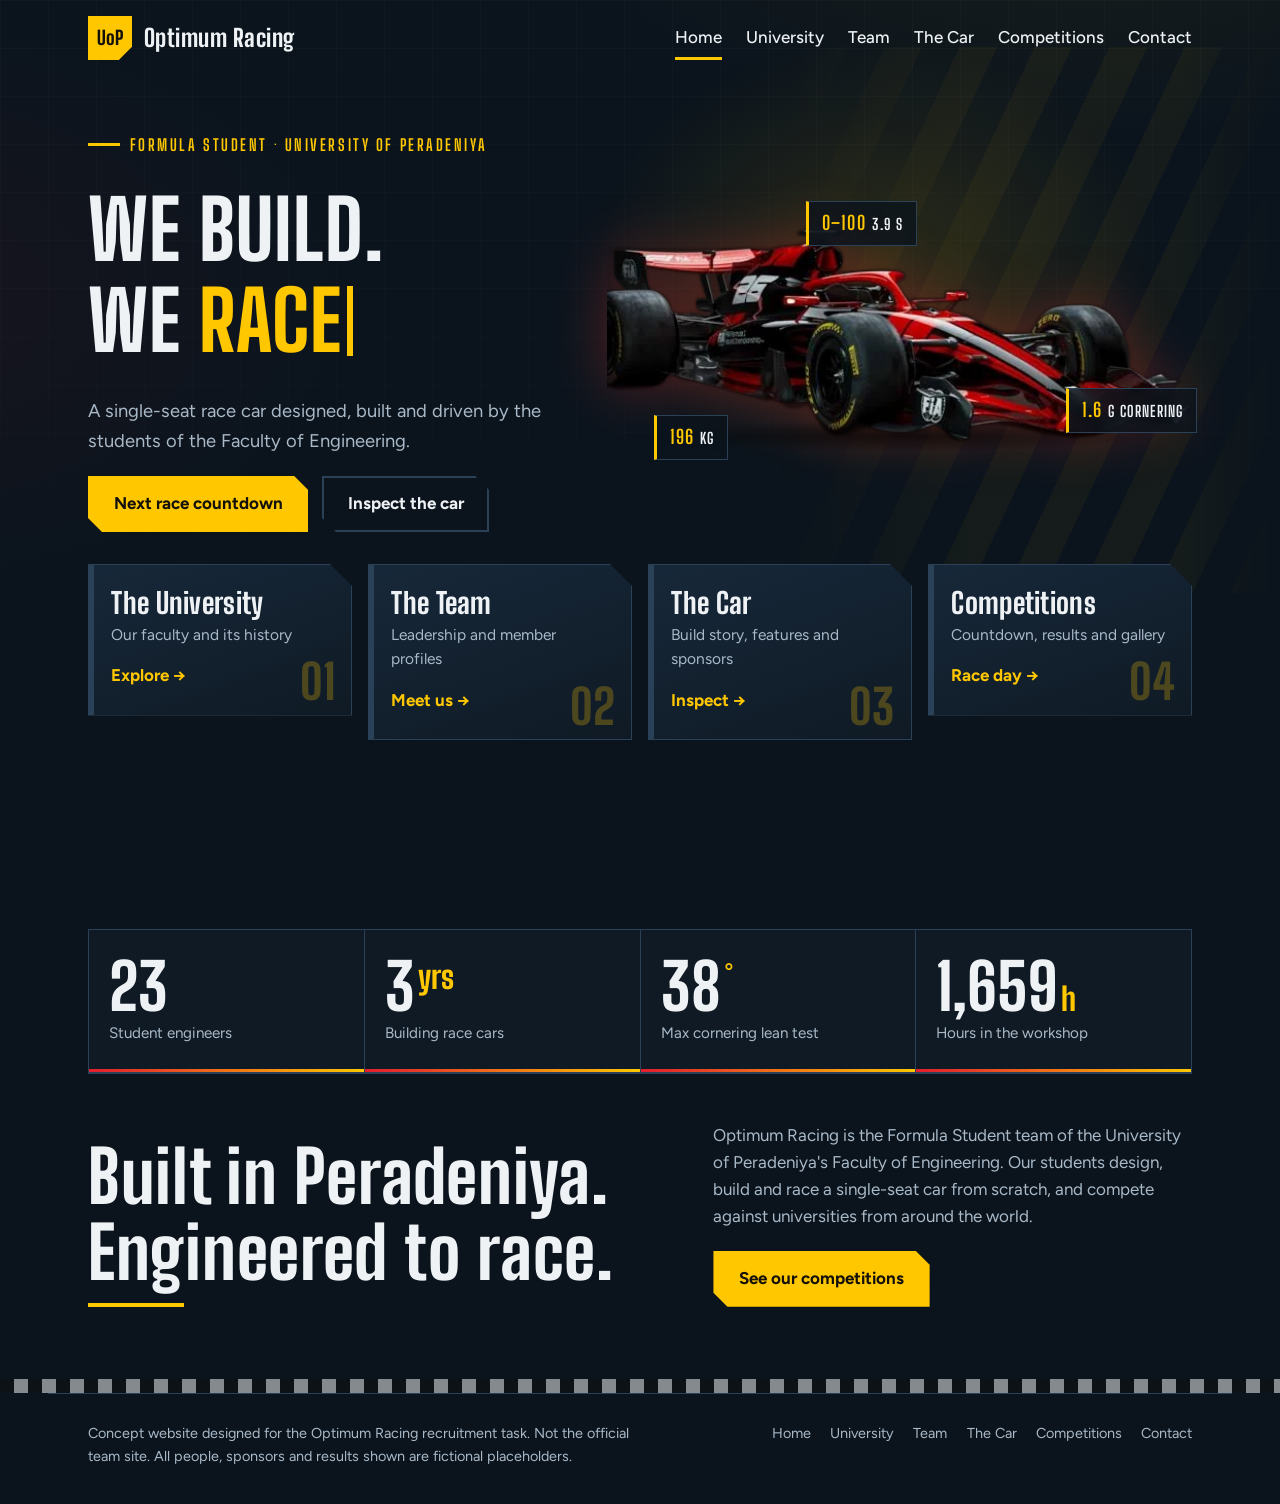
<file: index.html>
<!DOCTYPE html>
<html lang="en">
<head>
  <meta charset="UTF-8">
  <meta name="viewport" content="width=device-width, initial-scale=1.0">
  <title>Optimum Racing | University of Peradeniya Formula Student Team</title>
  <meta name="description" content="Concept website for Optimum Racing, the Formula Student team of the University of Peradeniya.">
  <meta name="theme-color" content="#0b141d">
  <link rel="preconnect" href="https://fonts.googleapis.com">
  <link rel="preconnect" href="https://fonts.gstatic.com" crossorigin>
  <link href="https://fonts.googleapis.com/css2?family=Big+Shoulders+Display:wght@600;700;800&family=Figtree:wght@400;500;700&display=swap" rel="stylesheet">
  <link rel="stylesheet" href="style.css">
  <link rel="stylesheet" href="css/home.css?v=1">
  <script>document.documentElement.classList.add('js');</script>
  <script src="js/main.js" defer></script>
  <script src="js/home.js?v=1" defer></script>
</head>
<body>
  <a class="skip-link" href="#main">Skip to content</a>
  <div class="progress" aria-hidden="true"></div>
  <div class="site-header-wrap">
    <header class="site-header">
      <a class="brand" href="index.html">
        <span class="brand-mark" aria-hidden="true">UoP</span>
        <span class="brand-name">Optimum Racing</span>
      </a>
      <button class="menu-toggle" aria-label="Menu" aria-expanded="false" aria-controls="site-nav"><span></span></button>
      <nav class="site-nav" id="site-nav" aria-label="Main">
        <ul class="nav-list"><li><a href="index.html" aria-current="page">Home</a></li><li><a href="university.html">University</a></li><li><a href="team.html">Team</a></li><li><a href="car.html">The Car</a></li><li><a href="competition.html">Competitions</a></li><li><a href="contact.html">Contact</a></li></ul>
      </nav>
    </header>
  </div>

  <div style="max-width:var(--page-width);margin:0 auto;padding:0 var(--gutter)">
  <section class="hero" aria-labelledby="hero-h">
    <div class="hero-copy">
      <span class="eyebrow">Formula Student · University of Peradeniya</span>
      <h1 id="hero-h">We build.<br>We <span class="word" data-rotate="race,engineer,compete,win">race</span><span class="caret" aria-hidden="true"></span></h1>
      <p class="lead">A single-seat race car designed, built and driven by the students of the Faculty of Engineering.</p>
      <div class="hero-cta">
        <a class="button" href="competition.html">Next race countdown</a>
        <a class="button ghost" href="car.html">Inspect the car</a>
      </div>
    </div>
    <div class="hero-stage">
      <div class="speedlines" aria-hidden="true">
        <i style="top:14%;animation-delay:0s"></i><i style="top:28%;animation-delay:.6s;width:55%"></i><i style="top:46%;animation-delay:1.1s"></i><i style="top:62%;animation-delay:.3s;width:30%"></i><i style="top:78%;animation-delay:1.6s;width:50%"></i><i style="top:90%;animation-delay:.9s"></i>
      </div>
      <div class="car-wrap"><div class="car-par">
        <img class="scene-car" src="images/car.webp" width="568" height="215" alt="The Optimum Racing Formula Student car">
        <div class="car-shadow" aria-hidden="true"></div>
        <div class="hud a"><b>0–100</b>3.9 s</div>
        <div class="hud b"><b>1.6</b>g cornering</div>
        <div class="hud c"><b>196</b>kg</div>
      </div></div>
    </div>
  </section>
  </div>
  <main id="main">

    <ul class="link-list">
      <li class="reveal from-left"><a class="link-card" href="university.html"><span class="num">01</span><h2>The University</h2><p>Our faculty and its history</p><span class="arrow">Explore →</span></a></li>
      <li class="reveal from-right"><a class="link-card" href="team.html"><span class="num">02</span><h2>The Team</h2><p>Leadership and member profiles</p><span class="arrow">Meet us →</span></a></li>
      <li class="reveal from-left"><a class="link-card" href="car.html"><span class="num">03</span><h2>The Car</h2><p>Build story, features and sponsors</p><span class="arrow">Inspect →</span></a></li>
      <li class="reveal from-right"><a class="link-card" href="competition.html"><span class="num">04</span><h2>Competitions</h2><p>Countdown, results and gallery</p><span class="arrow">Race day →</span></a></li>
    </ul>

    <div class="marquee" aria-hidden="true"><div class="marquee-track">
      <span>Design</span><span>Build</span><span>Test</span><span>Race</span><span>Repeat</span><span>Formula Student</span><span>Peradeniya</span><span>Optimum Racing</span>
      <span>Design</span><span>Build</span><span>Test</span><span>Race</span><span>Repeat</span><span>Formula Student</span><span>Peradeniya</span><span>Optimum Racing</span>
    </div></div>

    <section class="stats reveal stagger" aria-label="Team at a glance">
      <div class="stat"><strong><span data-count="26">0</span></strong><span>Student engineers</span></div>
      <div class="stat"><strong><span data-count="3">0</span><sup>yrs</sup></strong><span>Building race cars</span></div>
      <div class="stat"><strong><span data-count="42">0</span><sup>°</sup></strong><span>Max cornering lean test</span></div>
      <div class="stat"><strong><span data-count="1850">0</span><small>h</small></strong><span>Hours in the workshop</span></div>
    </section>

    <section class="intro" aria-labelledby="intro-h">
      <h2 id="intro-h" class="reveal from-left">Built in Peradeniya. Engineered to race.</h2>
      <div class="intro-text reveal from-right">
        <p>Optimum Racing is the Formula Student team of the University of Peradeniya's Faculty of Engineering. Our students design, build and race a single-seat car from scratch, and compete against universities from around the world.</p>
        <a class="button" href="competition.html">See our competitions</a>
      </div>
    </section>
  </main>

  <div class="checker" aria-hidden="true"></div>
  <footer class="site-footer">
    <p>Concept website designed for the Optimum Racing recruitment task. Not the official team site. All people, sponsors and results shown are fictional placeholders.</p>
    <ul><li><a href="index.html">Home</a></li><li><a href="university.html">University</a></li><li><a href="team.html">Team</a></li><li><a href="car.html">The Car</a></li><li><a href="competition.html">Competitions</a></li><li><a href="contact.html">Contact</a></li></ul>
  </footer>
  <button class="to-top" aria-label="Back to top">↑</button>
</body>
</html>
</file>
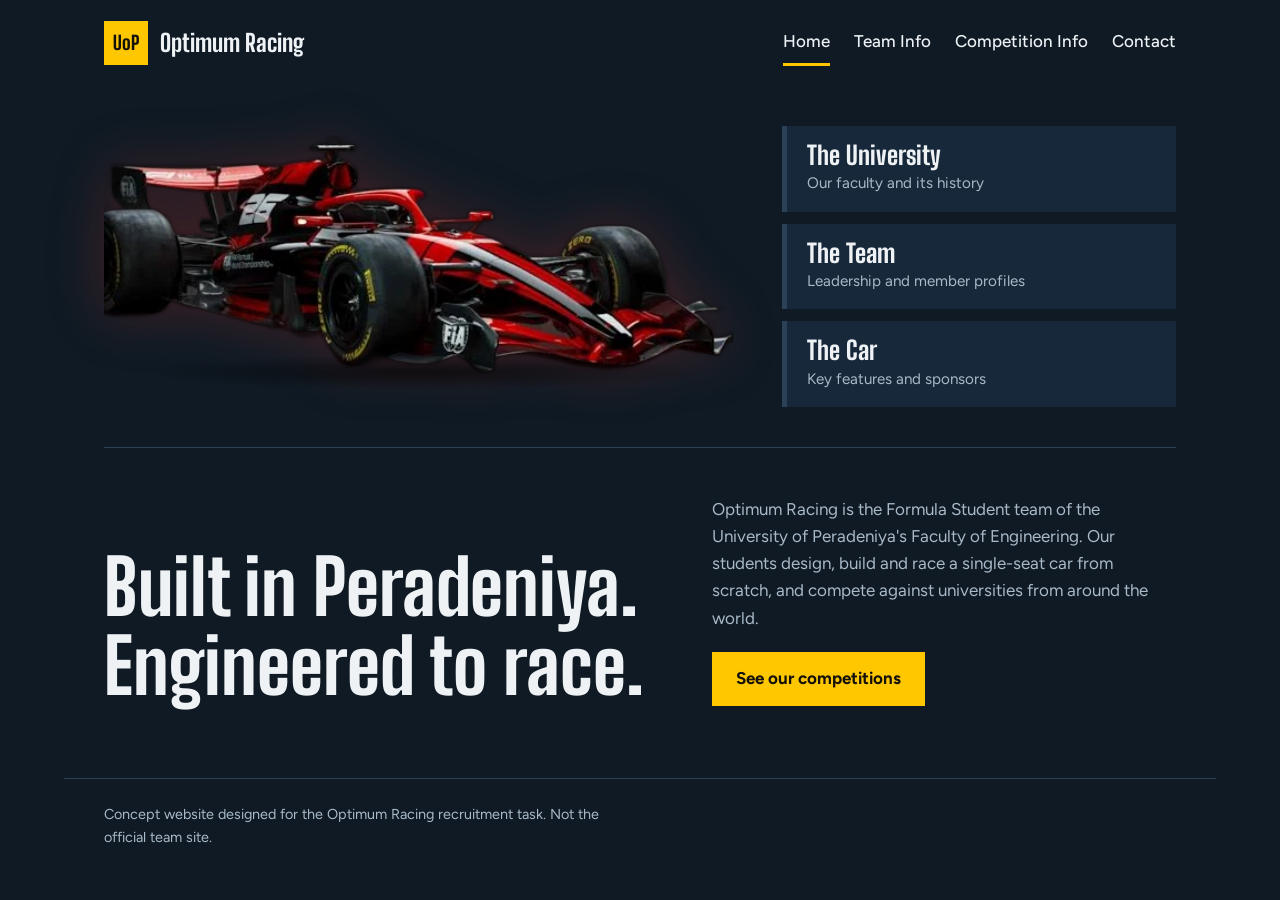
<file: optimum racing/index.html>
<!DOCTYPE html>
<html lang="en">
<head>
  <meta charset="UTF-8">
  <meta name="viewport" content="width=device-width, initial-scale=1.0">
  <title>Optimum Racing | University of Peradeniya Formula Student Team</title>
  <meta name="description" content="Concept website for Optimum Racing, the Formula Student team of the University of Peradeniya.">
  <link rel="preconnect" href="https://fonts.googleapis.com">
  <link rel="preconnect" href="https://fonts.gstatic.com" crossorigin>
  <link href="https://fonts.googleapis.com/css2?family=Big+Shoulders+Display:wght@700;800&family=Figtree:wght@400;500;700&display=swap" rel="stylesheet">
  <link rel="stylesheet" href="css/style.css">
</head>
<body>

  <header class="site-header">
    <a class="brand" href="index.html">
      <span class="brand-mark" aria-hidden="true">UoP</span>
      <span class="brand-name">Optimum Racing</span>
    </a>
    <nav aria-label="Main">
      <ul class="nav-list">
        <li><a href="index.html" aria-current="page">Home</a></li>
        <li><a href="team.html">Team Info</a></li>
        <li><a href="competition.html">Competition Info</a></li>
        <li><a href="contact.html">Contact</a></li>
      </ul>
    </nav>
  </header>

  <main>
    <section class="hero">
      <div class="hero-scene">
        <img class="scene-car" src="images/car.webp" width="568" height="215" alt="The Optimum Racing Formula Student car">
      </div>

      <nav class="hero-links" aria-label="Explore the project">
        <ul class="link-list">
          <li>
            <a class="link-card" href="university.html">
              <h2>The University</h2>
              <p>Our faculty and its history</p>
            </a>
          </li>
          <li>
            <a class="link-card" href="team.html">
              <h2>The Team</h2>
              <p>Leadership and member profiles</p>
            </a>
          </li>
          <li>
            <a class="link-card" href="car.html">
              <h2>The Car</h2>
              <p>Key features and sponsors</p>
            </a>
          </li>
        </ul>
      </nav>
    </section>

    <section class="intro">
      <h1>Built in Peradeniya. Engineered to race.</h1>
      <div class="intro-text">
        <p>Optimum Racing is the Formula Student team of the University of Peradeniya's Faculty of Engineering. Our students design, build and race a single-seat car from scratch, and compete against universities from around the world.</p>
        <a class="button" href="competition.html">See our competitions</a>
      </div>
    </section>
  </main>

  <footer class="site-footer">
    <p>Concept website designed for the Optimum Racing recruitment task. Not the official team site.</p>
  </footer>

</body>
</html>
</file>
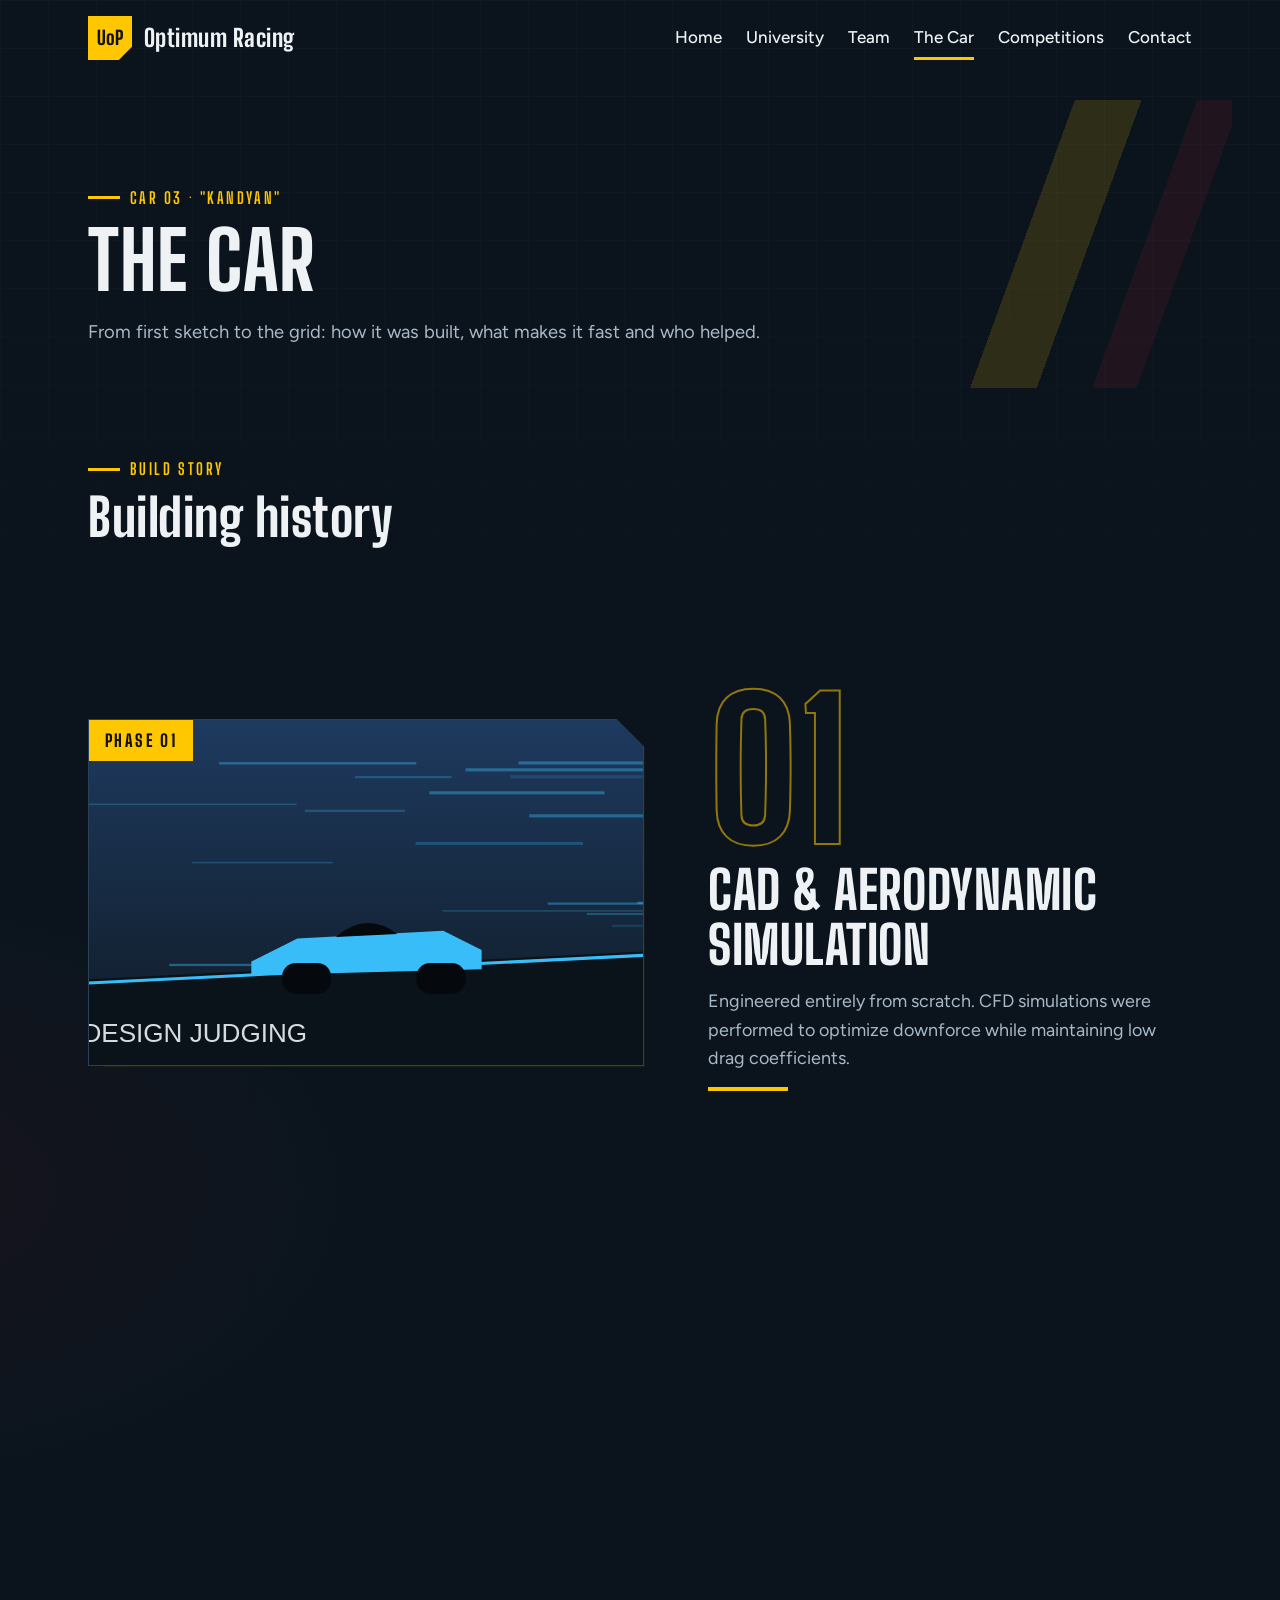
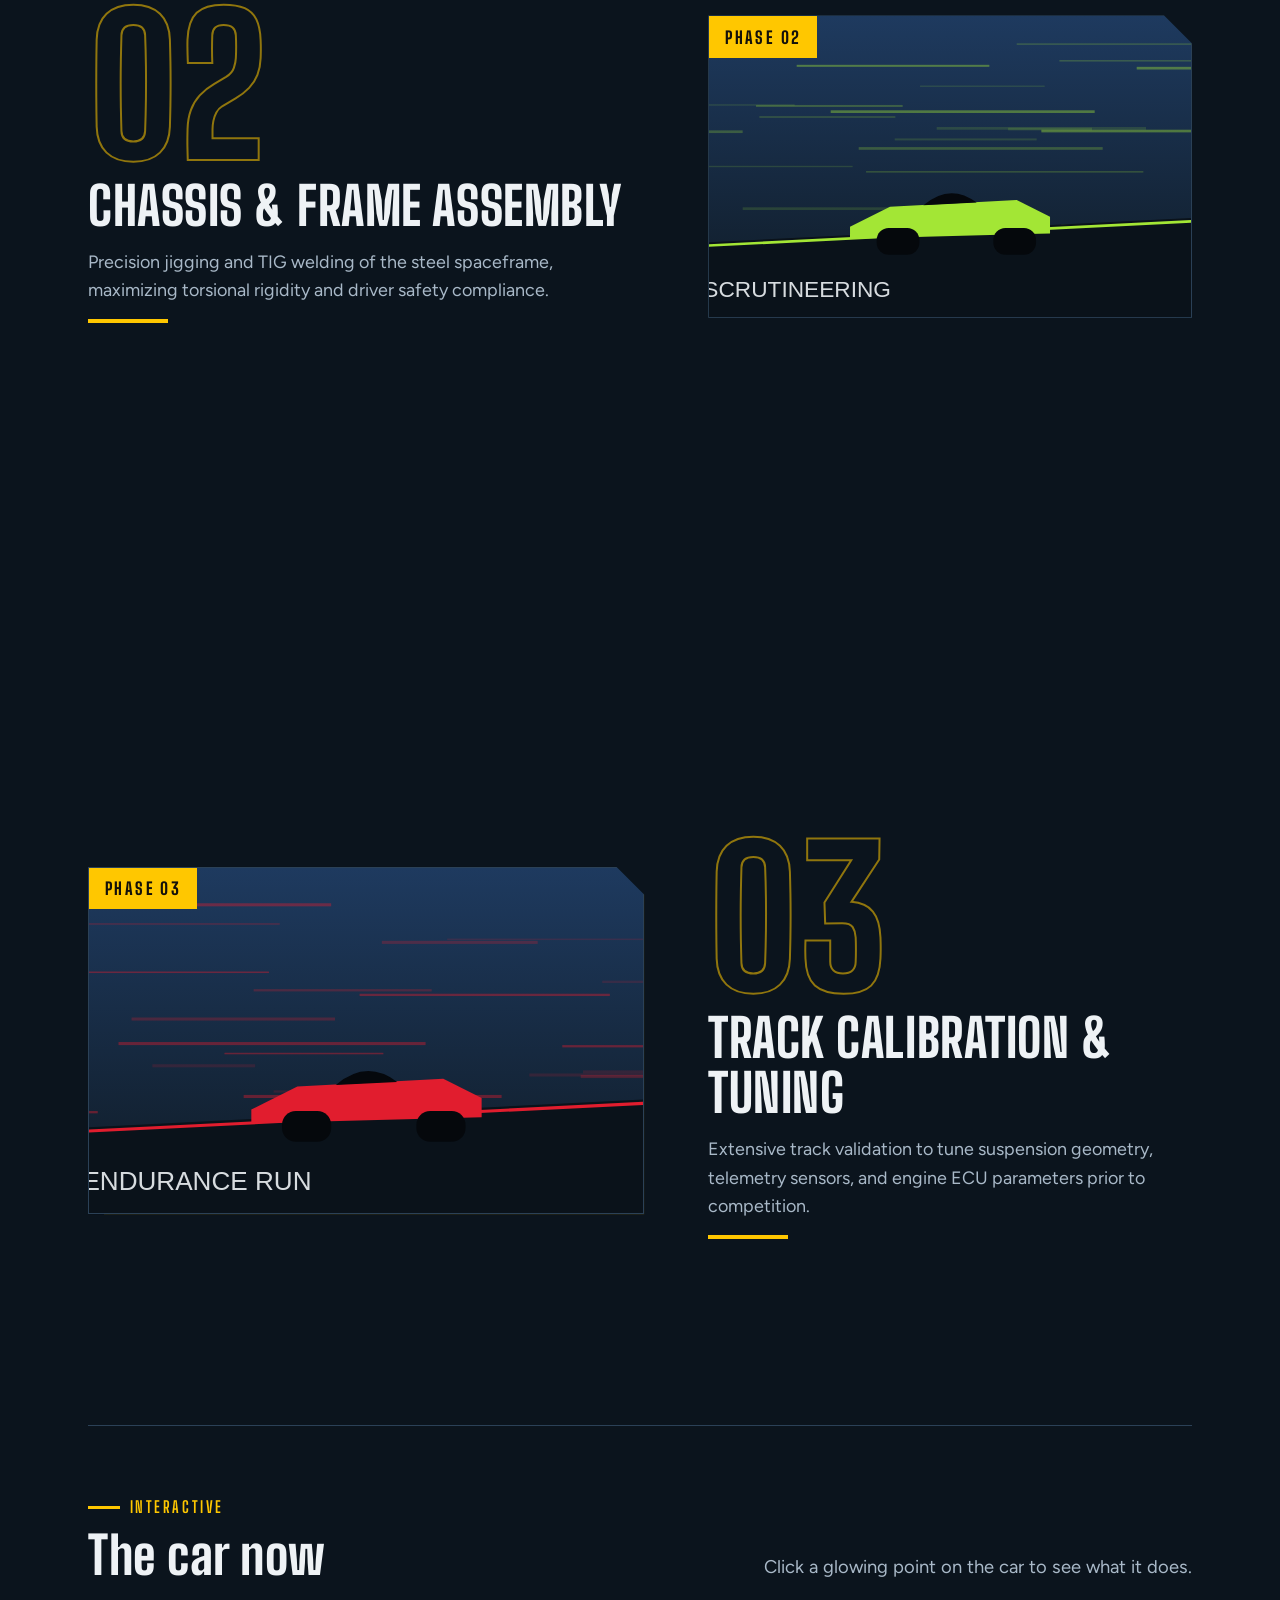
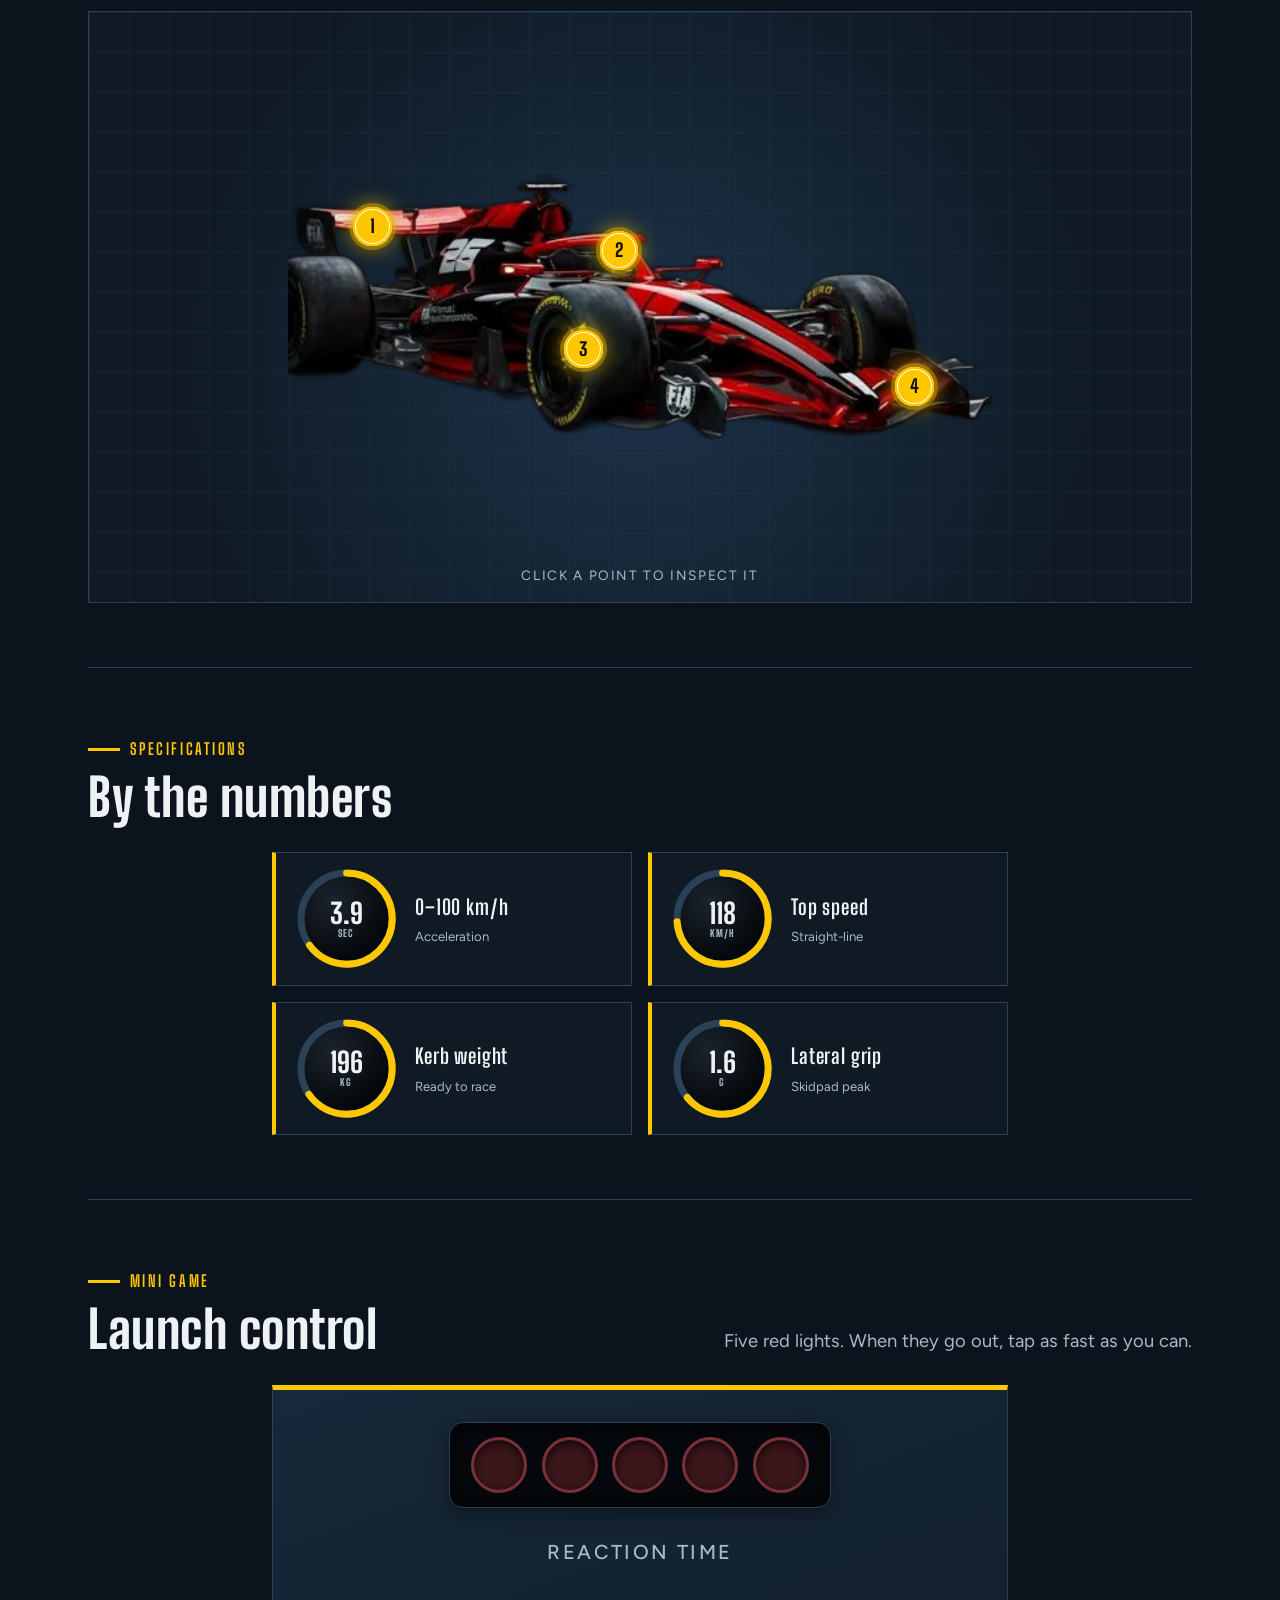
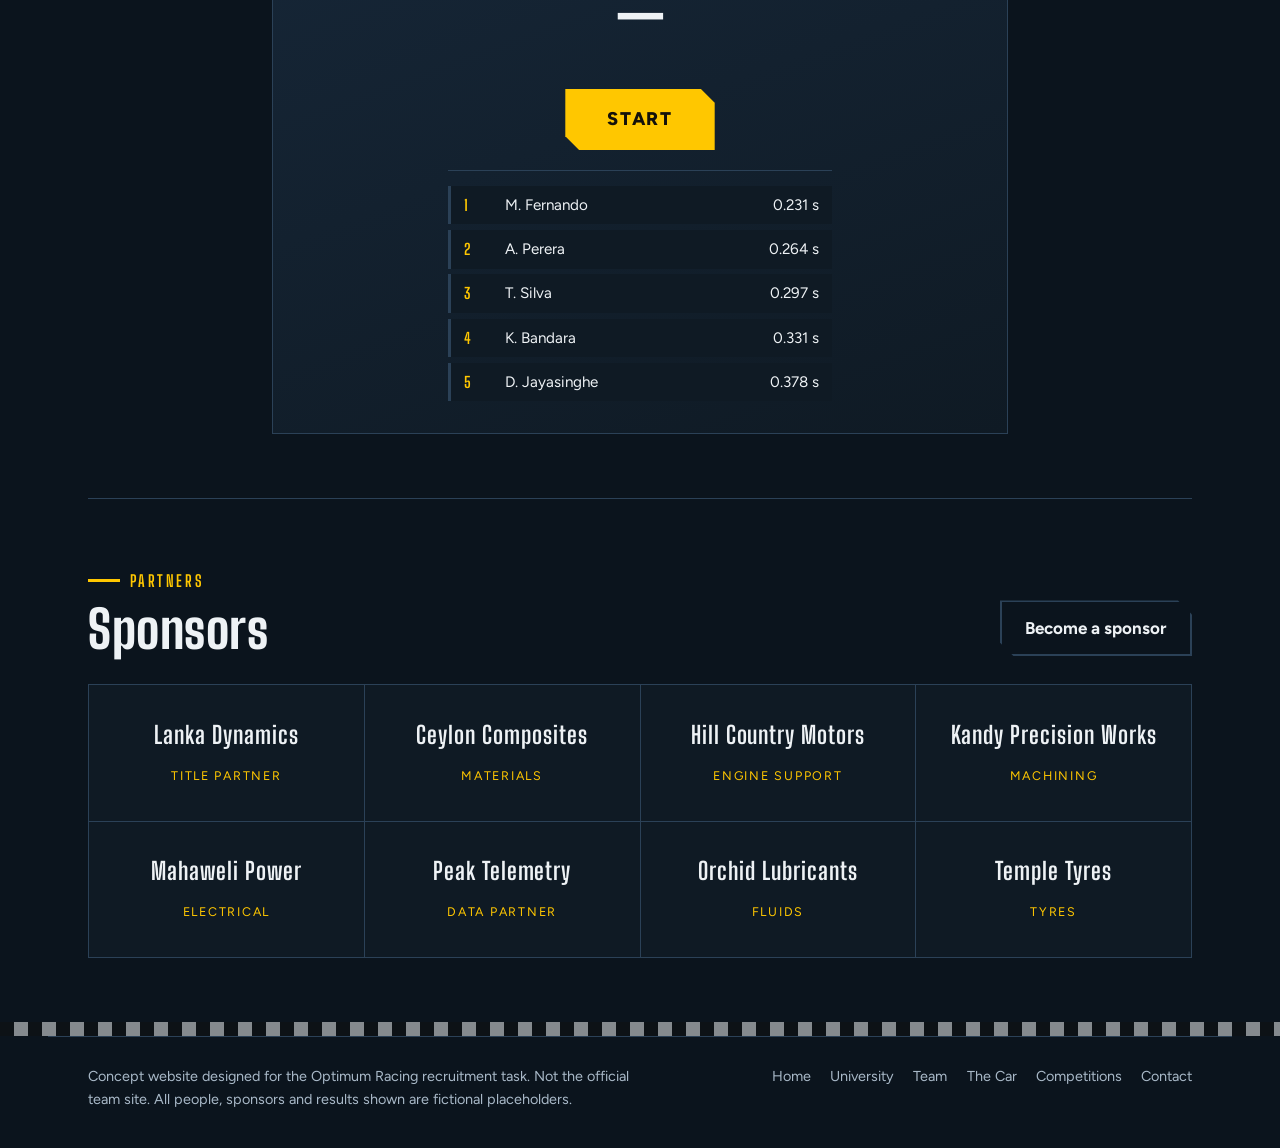
<file: car.html>
<!DOCTYPE html>
<html lang="en">
<head>
  <meta charset="UTF-8">
  <meta name="viewport" content="width=device-width, initial-scale=1.0">
  <title>The Car | Optimum Racing</title>
  <meta name="description" content="Build history, interactive feature points, specifications and sponsors of the Optimum Racing car.">
  <meta name="theme-color" content="#0b141d">
  <link rel="preconnect" href="https://fonts.googleapis.com">
  <link rel="preconnect" href="https://fonts.gstatic.com" crossorigin>
  <link href="https://fonts.googleapis.com/css2?family=Big+Shoulders+Display:wght@600;700;800&family=Figtree:wght@400;500;700&display=swap" rel="stylesheet">
  <link rel="stylesheet" href="style.css">
  <link rel="stylesheet" href="css/car-competition.css?v=2">
  <script>document.documentElement.classList.add('js');</script>
  <script src="js/main.js" defer></script>
  <script src="js/car-competition.js?v=2" defer></script>
</head>
<body>
  <a class="skip-link" href="#main">Skip to content</a>
  <div class="progress" aria-hidden="true"></div>
  <div class="site-header-wrap">
    <header class="site-header">
      <a class="brand" href="index.html">
        <span class="brand-mark" aria-hidden="true">UoP</span>
        <span class="brand-name">Optimum Racing</span>
      </a>
      <button class="menu-toggle" aria-label="Menu" aria-expanded="false" aria-controls="site-nav"><span></span></button>
      <nav class="site-nav" id="site-nav" aria-label="Main">
        <ul class="nav-list"><li><a href="index.html">Home</a></li><li><a href="university.html">University</a></li><li><a href="team.html">Team</a></li><li><a href="car.html" aria-current="page">The Car</a></li><li><a href="competition.html">Competitions</a></li><li><a href="contact.html">Contact</a></li></ul>
      </nav>
    </header>
  </div>

  <section class="page-hero" aria-labelledby="c-h"><span class="eyebrow">Car 03 · "Kandyan"</span><h1 id="c-h">The car</h1><p>From first sketch to the grid: how it was built, what makes it fast and who helped.</p></section>
  <main id="main">

    <section class="section" style="border-top:0" aria-labelledby="h1">
      <div class="section-head"><div><span class="eyebrow">Build story</span><h2 id="h1">Building history</h2></div></div>
      <div class="phase-stack">
        <article class="phase" aria-label="Phase 01: CAD & Aerodynamic Simulation">
          <div class="phase-media"><img src="g3.svg" alt="CAD & Aerodynamic Simulation" loading="lazy"><span class="phase-tag">Phase 01</span></div>
          <div class="phase-copy"><div class="phase-num" aria-hidden="true">01</div><h3>CAD &amp; Aerodynamic Simulation</h3><p>Engineered entirely from scratch. CFD simulations were performed to optimize downforce while maintaining low drag coefficients.</p><div class="phase-bar" aria-hidden="true"></div></div>
        </article>
        <article class="phase rev" aria-label="Phase 02: Chassis & Frame Assembly">
          <div class="phase-media"><img src="g5.svg" alt="Chassis & Frame Assembly" loading="lazy"><span class="phase-tag">Phase 02</span></div>
          <div class="phase-copy"><div class="phase-num" aria-hidden="true">02</div><h3>Chassis &amp; Frame Assembly</h3><p>Precision jigging and TIG welding of the steel spaceframe, maximizing torsional rigidity and driver safety compliance.</p><div class="phase-bar" aria-hidden="true"></div></div>
        </article>
        <article class="phase" aria-label="Phase 03: Track Calibration & Tuning">
          <div class="phase-media"><img src="g1.svg" alt="Track Calibration & Tuning" loading="lazy"><span class="phase-tag">Phase 03</span></div>
          <div class="phase-copy"><div class="phase-num" aria-hidden="true">03</div><h3>Track Calibration &amp; Tuning</h3><p>Extensive track validation to tune suspension geometry, telemetry sensors, and engine ECU parameters prior to competition.</p><div class="phase-bar" aria-hidden="true"></div></div>
        </article>
      </div>
    </section>

    <section class="section" aria-labelledby="h2">
      <div class="section-head"><div><span class="eyebrow">Interactive</span><h2 id="h2">The car now</h2></div><p class="lead">Click a glowing point on the car to see what it does.</p></div>
      <div class="interactive reveal">
        <div class="car-stage"><div class="car-img-wrap">
          <img src="images/car.webp" width="568" height="215" alt="Optimum Racing Formula Student car, front three-quarter view">
          <button type="button" class="pt" style="left:12%;top:20%" aria-label="Point 1: Rear wing and powertrain">1</button>
          <button type="button" class="pt" style="left:47%;top:29%" aria-label="Point 2: Cockpit and telemetry">2</button>
          <button type="button" class="pt" style="left:42%;top:66%" aria-label="Point 3: Suspension and braking">3</button>
          <button type="button" class="pt" style="left:89%;top:80%" aria-label="Point 4: Front wing and aerodynamics">4</button>
        </div><span class="stage-hint">Click a point to inspect it</span></div>
      </div>
    </section>

    <section class="section" aria-labelledby="h3">
      <div class="section-head"><div><span class="eyebrow">Specifications</span><h2 id="h3">By the numbers</h2></div></div>
      <div class="spec-gauges">
        <div class="gauge" data-value="3.9" data-max="6" data-decimals="1"><div class="ring"><svg viewBox="0 0 100 100" aria-hidden="true"><circle class="track" cx="50" cy="50" r="46"/><circle class="val" cx="50" cy="50" r="46"/></svg><div class="num"><span class="n">0</span><small>sec</small></div></div><p>0–100 km/h<small>Acceleration</small></p></div>
        <div class="gauge" data-value="118" data-max="160" data-decimals="0"><div class="ring"><svg viewBox="0 0 100 100" aria-hidden="true"><circle class="track" cx="50" cy="50" r="46"/><circle class="val" cx="50" cy="50" r="46"/></svg><div class="num"><span class="n">0</span><small>km/h</small></div></div><p>Top speed<small>Straight-line</small></p></div>
        <div class="gauge" data-value="196" data-max="300" data-decimals="0"><div class="ring"><svg viewBox="0 0 100 100" aria-hidden="true"><circle class="track" cx="50" cy="50" r="46"/><circle class="val" cx="50" cy="50" r="46"/></svg><div class="num"><span class="n">0</span><small>kg</small></div></div><p>Kerb weight<small>Ready to race</small></p></div>
        <div class="gauge" data-value="1.6" data-max="2.5" data-decimals="1"><div class="ring"><svg viewBox="0 0 100 100" aria-hidden="true"><circle class="track" cx="50" cy="50" r="46"/><circle class="val" cx="50" cy="50" r="46"/></svg><div class="num"><span class="n">0</span><small>g</small></div></div><p>Lateral grip<small>Skidpad peak</small></p></div>
      </div>
    </section>

    <section class="section" aria-labelledby="h4">
      <div class="section-head"><div><span class="eyebrow">Mini game</span><h2 id="h4">Launch control</h2></div><p class="lead">Five red lights. When they go out, tap as fast as you can.</p></div>
      <div class="game">
        <div class="lights" aria-hidden="true"><i></i><i></i><i></i><i></i><i></i></div>
        <div class="readout" aria-live="assertive"><small>Reaction time</small>—</div>
        <div class="btns"><button class="button" id="game-btn" type="button">START</button></div>
        <ol class="leader" aria-label="Leaderboard"></ol>
      </div>
    </section>

    <section class="section" aria-labelledby="h5">
      <div class="section-head"><div><span class="eyebrow">Partners</span><h2 id="h5">Sponsors</h2></div><a class="button ghost" href="contact.html">Become a sponsor</a></div>
      <div class="sponsors reveal"><div class="sponsor"><b>Lanka Dynamics</b><span>Title partner</span></div><div class="sponsor"><b>Ceylon Composites</b><span>Materials</span></div><div class="sponsor"><b>Hill Country Motors</b><span>Engine support</span></div><div class="sponsor"><b>Kandy Precision Works</b><span>Machining</span></div><div class="sponsor"><b>Mahaweli Power</b><span>Electrical</span></div><div class="sponsor"><b>Peak Telemetry</b><span>Data partner</span></div><div class="sponsor"><b>Orchid Lubricants</b><span>Fluids</span></div><div class="sponsor"><b>Temple Tyres</b><span>Tyres</span></div></div>
    </section>
  </main>

  <div class="checker" aria-hidden="true"></div>
  <footer class="site-footer">
    <p>Concept website designed for the Optimum Racing recruitment task. Not the official team site. All people, sponsors and results shown are fictional placeholders.</p>
    <ul><li><a href="index.html">Home</a></li><li><a href="university.html">University</a></li><li><a href="team.html">Team</a></li><li><a href="car.html">The Car</a></li><li><a href="competition.html">Competitions</a></li><li><a href="contact.html">Contact</a></li></ul>
  </footer>
  <button class="to-top" aria-label="Back to top">↑</button>
</body>
</html>
</file>
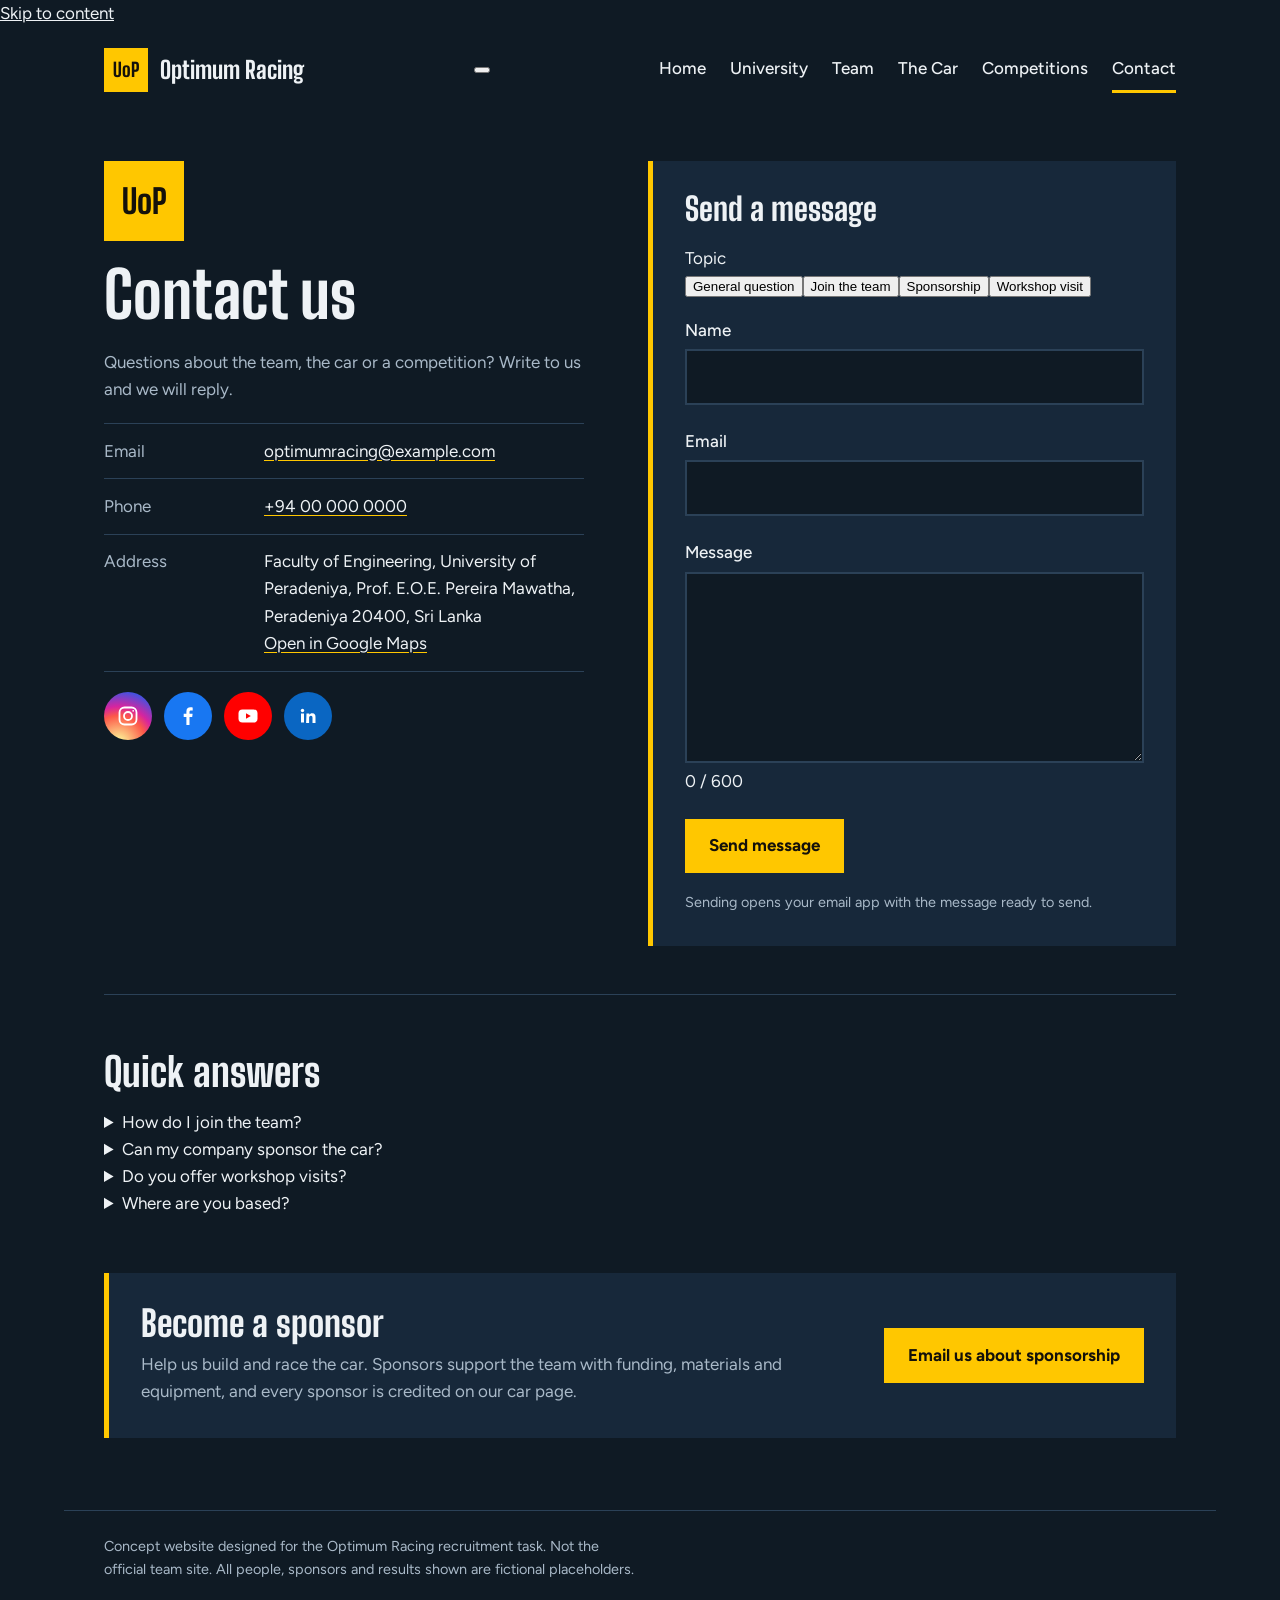
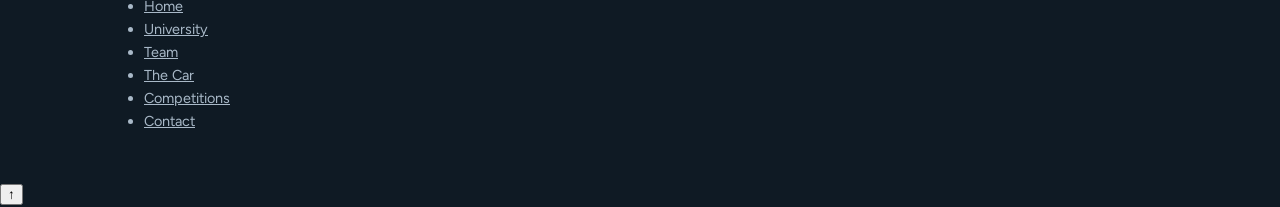
<file: contact.html>
<!DOCTYPE html>
<html lang="en">
<head>
  <meta charset="UTF-8">
  <meta name="viewport" content="width=device-width, initial-scale=1.0">
  <title>Contact | Optimum Racing</title>
  <meta name="description" content="Contact the Optimum Racing team or ask about sponsorship.">
  <meta name="theme-color" content="#0b141d">
  <link rel="preconnect" href="https://fonts.googleapis.com">
  <link rel="preconnect" href="https://fonts.gstatic.com" crossorigin>
  <link href="https://fonts.googleapis.com/css2?family=Big+Shoulders+Display:wght@600;700;800&family=Figtree:wght@400;500;700&display=swap" rel="stylesheet">
  <link rel="stylesheet" href="css/style.css">
  <script>document.documentElement.classList.add('js');</script>
  <script src="js/main.js" defer></script>
</head>
<body>
  <a class="skip-link" href="#main">Skip to content</a>
  <div class="progress" aria-hidden="true"></div>
  <div class="site-header-wrap">
    <header class="site-header">
      <a class="brand" href="index.html">
        <span class="brand-mark" aria-hidden="true">UoP</span>
        <span class="brand-name">Optimum Racing</span>
      </a>
      <button class="menu-toggle" aria-label="Menu" aria-expanded="false" aria-controls="site-nav"><span></span></button>
      <nav class="site-nav" id="site-nav" aria-label="Main">
        <ul class="nav-list"><li><a href="index.html">Home</a></li><li><a href="university.html">University</a></li><li><a href="team.html">Team</a></li><li><a href="car.html">The Car</a></li><li><a href="competition.html">Competitions</a></li><li><a href="contact.html" aria-current="page">Contact</a></li></ul>
      </nav>
    </header>
  </div>

  <main id="main">

    <section class="contact" aria-labelledby="contact-heading">
      <div class="contact-details reveal from-left">
        <div class="contact-logo" aria-hidden="true">UoP</div>
        <h1 id="contact-heading">Contact us</h1>
        <p>Questions about the team, the car or a competition? Write to us and we will reply.</p>
        <dl class="facts">
          <div><dt>Email</dt><dd><a href="mailto:optimumracing@example.com">optimumracing@example.com</a></dd></div>
          <div><dt>Phone</dt><dd><a href="tel:+94000000000">+94 00 000 0000</a></dd></div>
          <div><dt>Address</dt><dd>Faculty of Engineering, University of Peradeniya, Prof. E.O.E. Pereira Mawatha, Peradeniya 20400, Sri Lanka<br><a href="https://www.google.com/maps/search/?api=1&amp;query=Faculty+of+Engineering+University+of+Peradeniya" rel="noopener">Open in Google Maps</a></dd></div>
        </dl>
        <ul class="social" aria-label="Social media">
          <li><a class="instagram" href="https://www.instagram.com/" target="_blank" rel="noopener noreferrer" aria-label="Instagram (opens in a new tab)"><svg viewBox="0 0 24 24" width="24" height="24" fill="none" stroke="currentColor" stroke-width="1.8" aria-hidden="true"><rect x="3.5" y="3.5" width="17" height="17" rx="5"/><circle cx="12" cy="12" r="4"/><circle cx="17.2" cy="6.8" r="0.9" fill="currentColor" stroke="none"/></svg></a></li>
          <li><a class="facebook" href="https://www.facebook.com/" target="_blank" rel="noopener noreferrer" aria-label="Facebook (opens in a new tab)"><svg viewBox="0 0 24 24" width="24" height="24" fill="currentColor" aria-hidden="true"><path d="M13.5 21v-8h2.7l.4-3.2h-3.1V7.9c0-.9.3-1.5 1.6-1.5h1.6V3.5c-.3 0-1.2-.2-2.3-.2-2.4 0-4 1.4-4 4.1v2.4H7.7V13h2.7v8z"/></svg></a></li>
          <li><a class="youtube" href="https://www.youtube.com/" target="_blank" rel="noopener noreferrer" aria-label="YouTube (opens in a new tab)"><svg viewBox="0 0 24 24" width="24" height="24" aria-hidden="true"><rect x="2.5" y="5.5" width="19" height="13" rx="4" fill="currentColor"/><path d="M10 9.2v5.6l4.8-2.8z" fill="#ff0000"/></svg></a></li>
          <li><a class="linkedin" href="https://www.linkedin.com/" target="_blank" rel="noopener noreferrer" aria-label="LinkedIn (opens in a new tab)"><svg viewBox="0 0 24 24" width="24" height="24" fill="currentColor" aria-hidden="true"><circle cx="6.5" cy="6.5" r="1.7"/><rect x="5" y="9.5" width="3" height="9"/><path d="M10.5 9.5h2.8v1.3c.5-.9 1.6-1.5 3-1.5 2.6 0 3.2 1.7 3.2 3.9v5.8h-3v-5.1c0-1.2-.2-2.2-1.6-2.2s-1.8 1-1.8 2.2v5.1h-3z"/></svg></a></li>
        </ul>
      </div>

      <form class="contact-form reveal from-right" data-mailto="optimumracing@example.com" novalidate>
        <h2>Send a message</h2>
        <div><span class="sr-only" id="topic-l">Topic</span><div class="topic-chips" role="group" aria-labelledby="topic-l"><button type="button" class="chip" data-topic="General question" aria-pressed="true">General question</button><button type="button" class="chip" data-topic="Join the team" aria-pressed="false">Join the team</button><button type="button" class="chip" data-topic="Sponsorship" aria-pressed="false">Sponsorship</button><button type="button" class="chip" data-topic="Workshop visit" aria-pressed="false">Workshop visit</button></div></div>
        <div class="field"><label for="name">Name</label><input id="name" name="name" type="text" autocomplete="name" required><span class="err" aria-live="polite"></span></div>
        <div class="field"><label for="email">Email</label><input id="email" name="email" type="email" autocomplete="email" required><span class="err" aria-live="polite"></span></div>
        <div class="field"><label for="message">Message</label><textarea id="message" name="message" rows="6" maxlength="600" required></textarea><span class="counter">0 / 600</span><span class="err" aria-live="polite"></span></div>
        <button class="button" type="submit" style="justify-self:start">Send message</button>
        <p class="form-note" role="status" aria-live="polite">Sending opens your email app with the message ready to send.</p>
      </form>
    </section>

    <section class="section" aria-labelledby="faq-h">
      <div class="section-head"><h2 id="faq-h" class="reveal">Quick answers</h2></div>
      <div class="faq reveal"><details><summary>How do I join the team?</summary><p>Applications open each August. Any first- to third-year engineering student can apply; no racing experience is required, only curiosity.</p></details><details><summary>Can my company sponsor the car?</summary><p>Yes. Sponsors support us with funding, materials or equipment, and every sponsor is credited on the car page. Use the form above or the sponsorship button below.</p></details><details><summary>Do you offer workshop visits?</summary><p>We host open workshop days twice a semester for school groups and industry partners. Send us a message to book a slot.</p></details><details><summary>Where are you based?</summary><p>Inside the Faculty of Engineering at the University of Peradeniya, Sri Lanka.</p></details></div>
    </section>

    <section class="cta reveal" aria-labelledby="sponsor-heading">
      <div><h2 id="sponsor-heading">Become a sponsor</h2><p>Help us build and race the car. Sponsors support the team with funding, materials and equipment, and every sponsor is credited on our car page.</p></div>
      <a class="button" href="mailto:optimumracing@example.com?subject=Sponsorship%20enquiry">Email us about sponsorship</a>
    </section>
  </main>

  <div class="checker" aria-hidden="true"></div>
  <footer class="site-footer">
    <p>Concept website designed for the Optimum Racing recruitment task. Not the official team site. All people, sponsors and results shown are fictional placeholders.</p>
    <ul><li><a href="index.html">Home</a></li><li><a href="university.html">University</a></li><li><a href="team.html">Team</a></li><li><a href="car.html">The Car</a></li><li><a href="competition.html">Competitions</a></li><li><a href="contact.html">Contact</a></li></ul>
  </footer>
  <button class="to-top" aria-label="Back to top">↑</button>
</body>
</html>
</file>
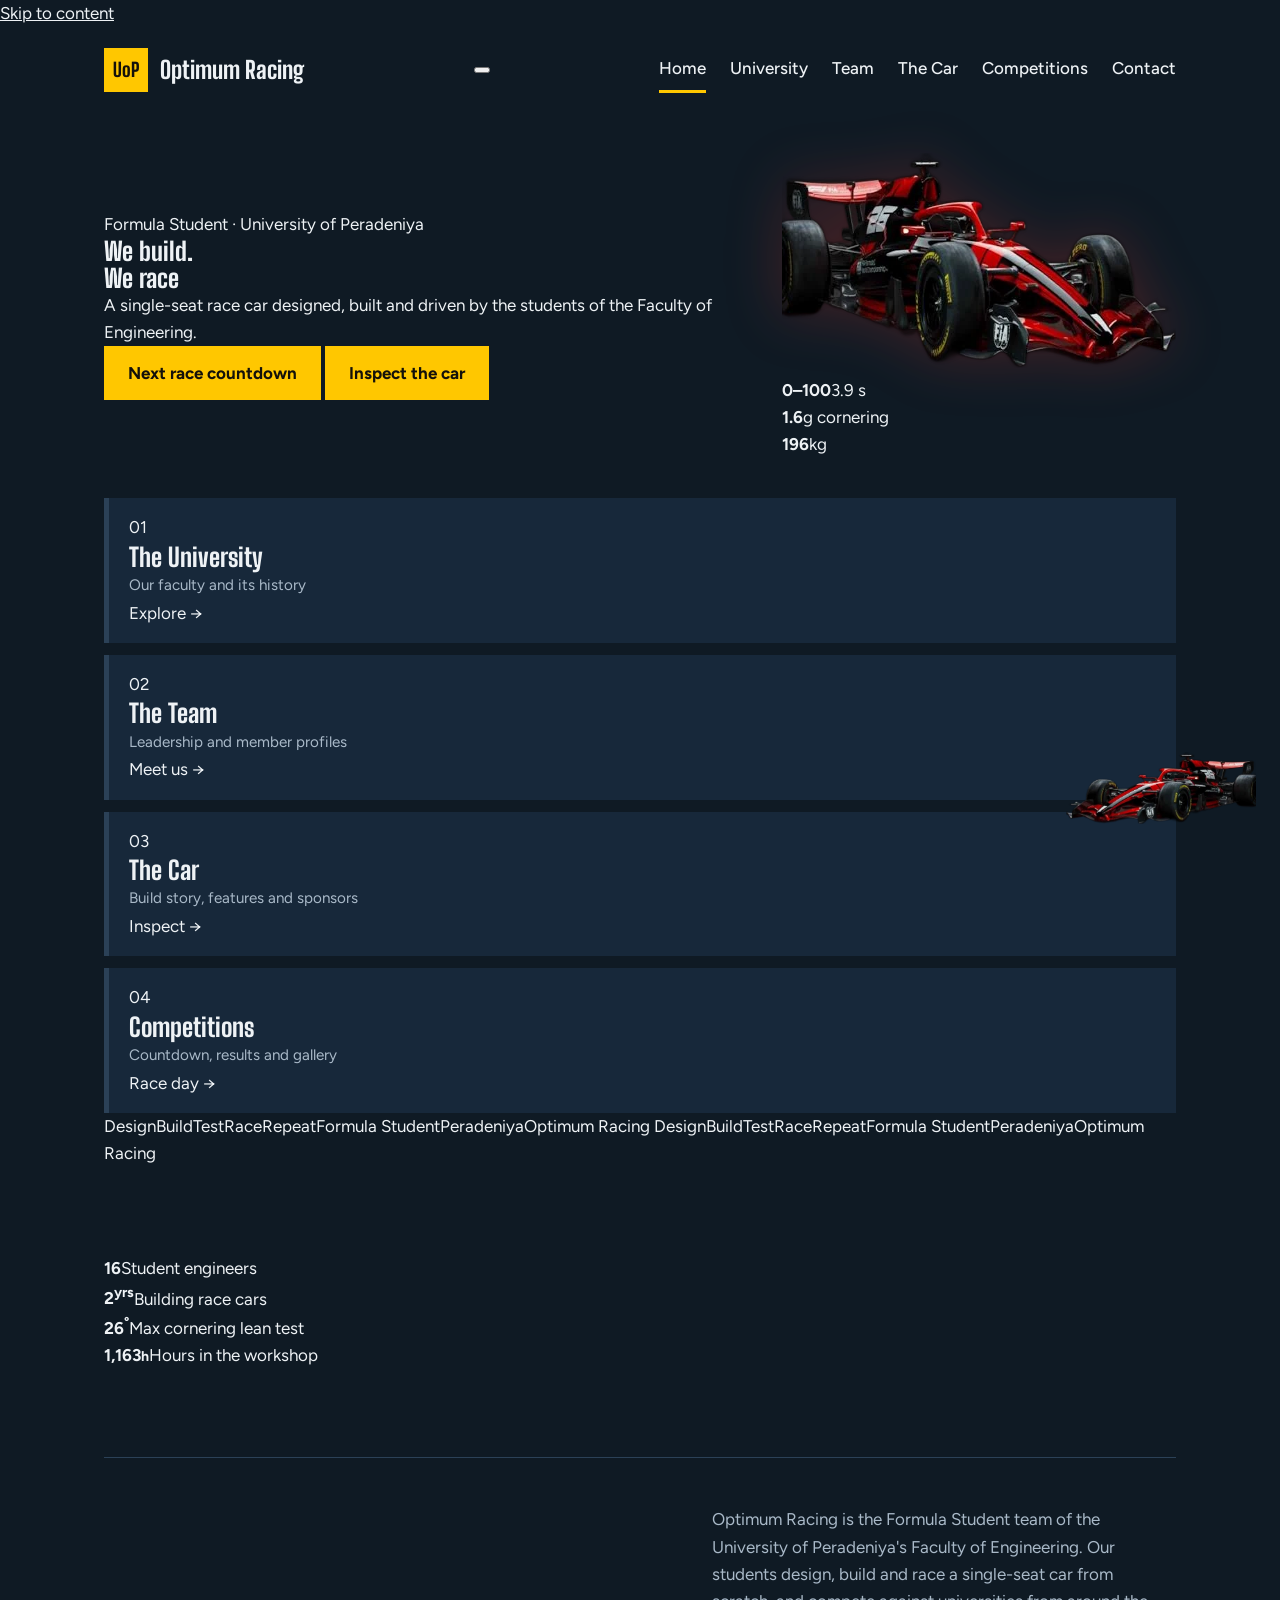
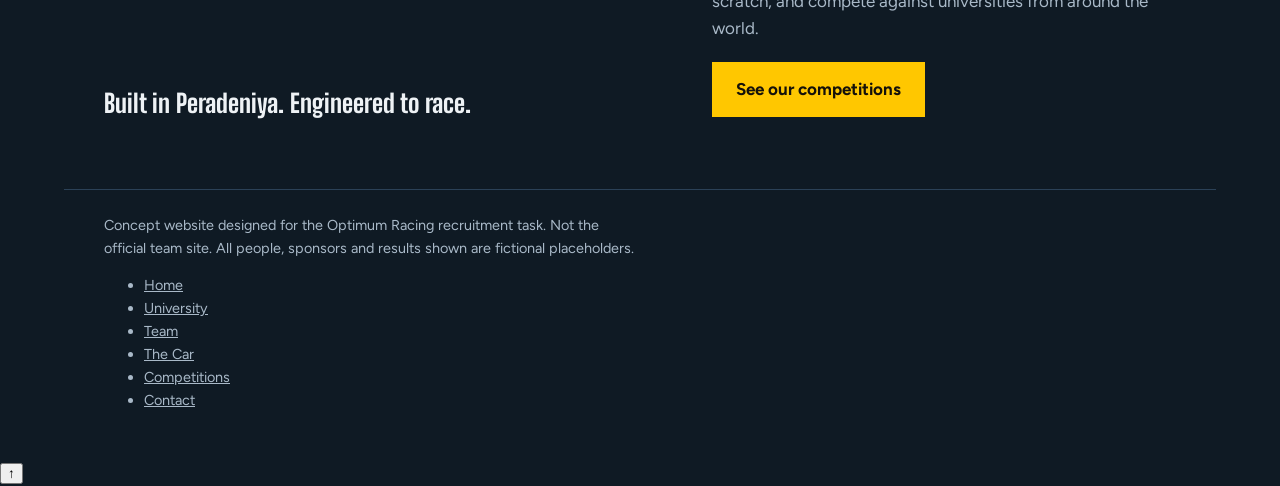
<file: index (1).html>
<!DOCTYPE html>
<html lang="en">
<head>
<meta charset="UTF-8">
<meta name="viewport" content="width=device-width, initial-scale=1.0">
<title>Optimum Racing | University of Peradeniya Formula Student Team</title>
<meta name="description" content="Concept website for Optimum Racing, the Formula Student team of the University of Peradeniya.">
<meta name="theme-color" content="#0b141d">
<link rel="preconnect" href="https://fonts.googleapis.com">
<link rel="preconnect" href="https://fonts.gstatic.com" crossorigin>
<link href="https://fonts.googleapis.com/css2?family=Big+Shoulders+Display:wght@600;700;800&family=Figtree:wght@400;500;700&display=swap" rel="stylesheet">
<link rel="stylesheet" href="css/style.css">
<link rel="stylesheet" href="css/animations.css">
<script>document.documentElement.classList.add('js');</script>
<script src="js/main.js" defer></script>
<script src="js/animations.js" defer></script>
</head>
<body>
<a class="skip-link" href="#main">Skip to content</a>
<div class="progress" aria-hidden="true"></div>
<div class="site-header-wrap">
<header class="site-header">
<a class="brand" href="index.html">
<span class="brand-mark" aria-hidden="true">UoP</span>
<span class="brand-name">Optimum Racing</span>
</a>
<button class="menu-toggle" aria-label="Menu" aria-expanded="false" aria-controls="site-nav"><span></span></button>
<nav class="site-nav" id="site-nav" aria-label="Main">
<ul class="nav-list"><li><a href="index.html" aria-current="page">Home</a></li><li><a href="university.html">University</a></li><li><a href="team.html">Team</a></li><li><a href="car.html">The Car</a></li><li><a href="competition.html">Competitions</a></li><li><a href="contact.html">Contact</a></li></ul>
</nav>
</header>
</div>
<div style="max-width:var(--page-width);margin:0 auto;padding:0 var(--gutter)">
<section class="hero" aria-labelledby="hero-h">
<div class="hero-copy">
<span class="eyebrow">Formula Student · University of Peradeniya</span>
<h1 id="hero-h">We build.<br>We <span class="word" data-rotate="race,engineer,compete,win">race</span><span class="caret" aria-hidden="true"></span></h1>
<p class="lead">A single-seat race car designed, built and driven by the students of the Faculty of Engineering.</p>
<div class="hero-cta">
<a class="button" href="competition.html">Next race countdown</a>
<a class="button ghost" href="car.html">Inspect the car</a>
</div>
</div>
<div class="hero-stage">
<div class="speedlines" aria-hidden="true">
<i style="top:14%;animation-delay:0s"></i><i style="top:28%;animation-delay:.6s;width:55%"></i><i style="top:46%;animation-delay:1.1s"></i><i style="top:62%;animation-delay:.3s;width:30%"></i><i style="top:78%;animation-delay:1.6s;width:50%"></i><i style="top:90%;animation-delay:.9s"></i>
</div>
<div class="car-wrap"><div class="car-par">
<img class="scene-car" src="images/car.webp" width="568" height="215" alt="The Optimum Racing Formula Student car">
<div class="car-shadow" aria-hidden="true"></div>
<div class="hud a"><b>0–100</b>3.9 s</div>
<div class="hud b"><b>1.6</b>g cornering</div>
<div class="hud c"><b>196</b>kg</div>
</div></div>
</div>
</section>
</div>
<main id="main">
<ul class="link-list">
<li class="reveal"><a class="link-card" href="university.html"><span class="num">01</span><h2>The University</h2><p>Our faculty and its history</p><span class="arrow">Explore →</span></a></li>
<li class="reveal"><a class="link-card" href="team.html"><span class="num">02</span><h2>The Team</h2><p>Leadership and member profiles</p><span class="arrow">Meet us →</span></a></li>
<li class="reveal"><a class="link-card" href="car.html"><span class="num">03</span><h2>The Car</h2><p>Build story, features and sponsors</p><span class="arrow">Inspect →</span></a></li>
<li class="reveal"><a class="link-card" href="competition.html"><span class="num">04</span><h2>Competitions</h2><p>Countdown, results and gallery</p><span class="arrow">Race day →</span></a></li>
</ul>
<div class="marquee" aria-hidden="true"><div class="marquee-track">
<span>Design</span><span>Build</span><span>Test</span><span>Race</span><span>Repeat</span><span>Formula Student</span><span>Peradeniya</span><span>Optimum Racing</span>
<span>Design</span><span>Build</span><span>Test</span><span>Race</span><span>Repeat</span><span>Formula Student</span><span>Peradeniya</span><span>Optimum Racing</span>
</div></div>
<section class="stats reveal" aria-label="Team at a glance">
<div class="stat"><strong><span data-count="26">0</span></strong><span>Student engineers</span></div>
<div class="stat"><strong><span data-count="3">0</span><sup>yrs</sup></strong><span>Building race cars</span></div>
<div class="stat"><strong><span data-count="42">0</span><sup>°</sup></strong><span>Max cornering lean test</span></div>
<div class="stat"><strong><span data-count="1850">0</span><small>h</small></strong><span>Hours in the workshop</span></div>
</section>
<section class="intro" aria-labelledby="intro-h">
<h2 id="intro-h" class="reveal from-left">Built in Peradeniya. Engineered to race.</h2>
<div class="intro-text reveal from-right">
<p>Optimum Racing is the Formula Student team of the University of Peradeniya's Faculty of Engineering. Our students design, build and race a single-seat car from scratch, and compete against universities from around the world.</p>
<a class="button" href="competition.html">See our competitions</a>
</div>
</section>
</main>
<div class="checker" aria-hidden="true"></div>
<footer class="site-footer">
<p>Concept website designed for the Optimum Racing recruitment task. Not the official team site. All people, sponsors and results shown are fictional placeholders.</p>
<ul><li><a href="index.html">Home</a></li><li><a href="university.html">University</a></li><li><a href="team.html">Team</a></li><li><a href="car.html">The Car</a></li><li><a href="competition.html">Competitions</a></li><li><a href="contact.html">Contact</a></li></ul>
</footer>
<button class="to-top" aria-label="Back to top">↑</button>
</body>
</html>
</file>
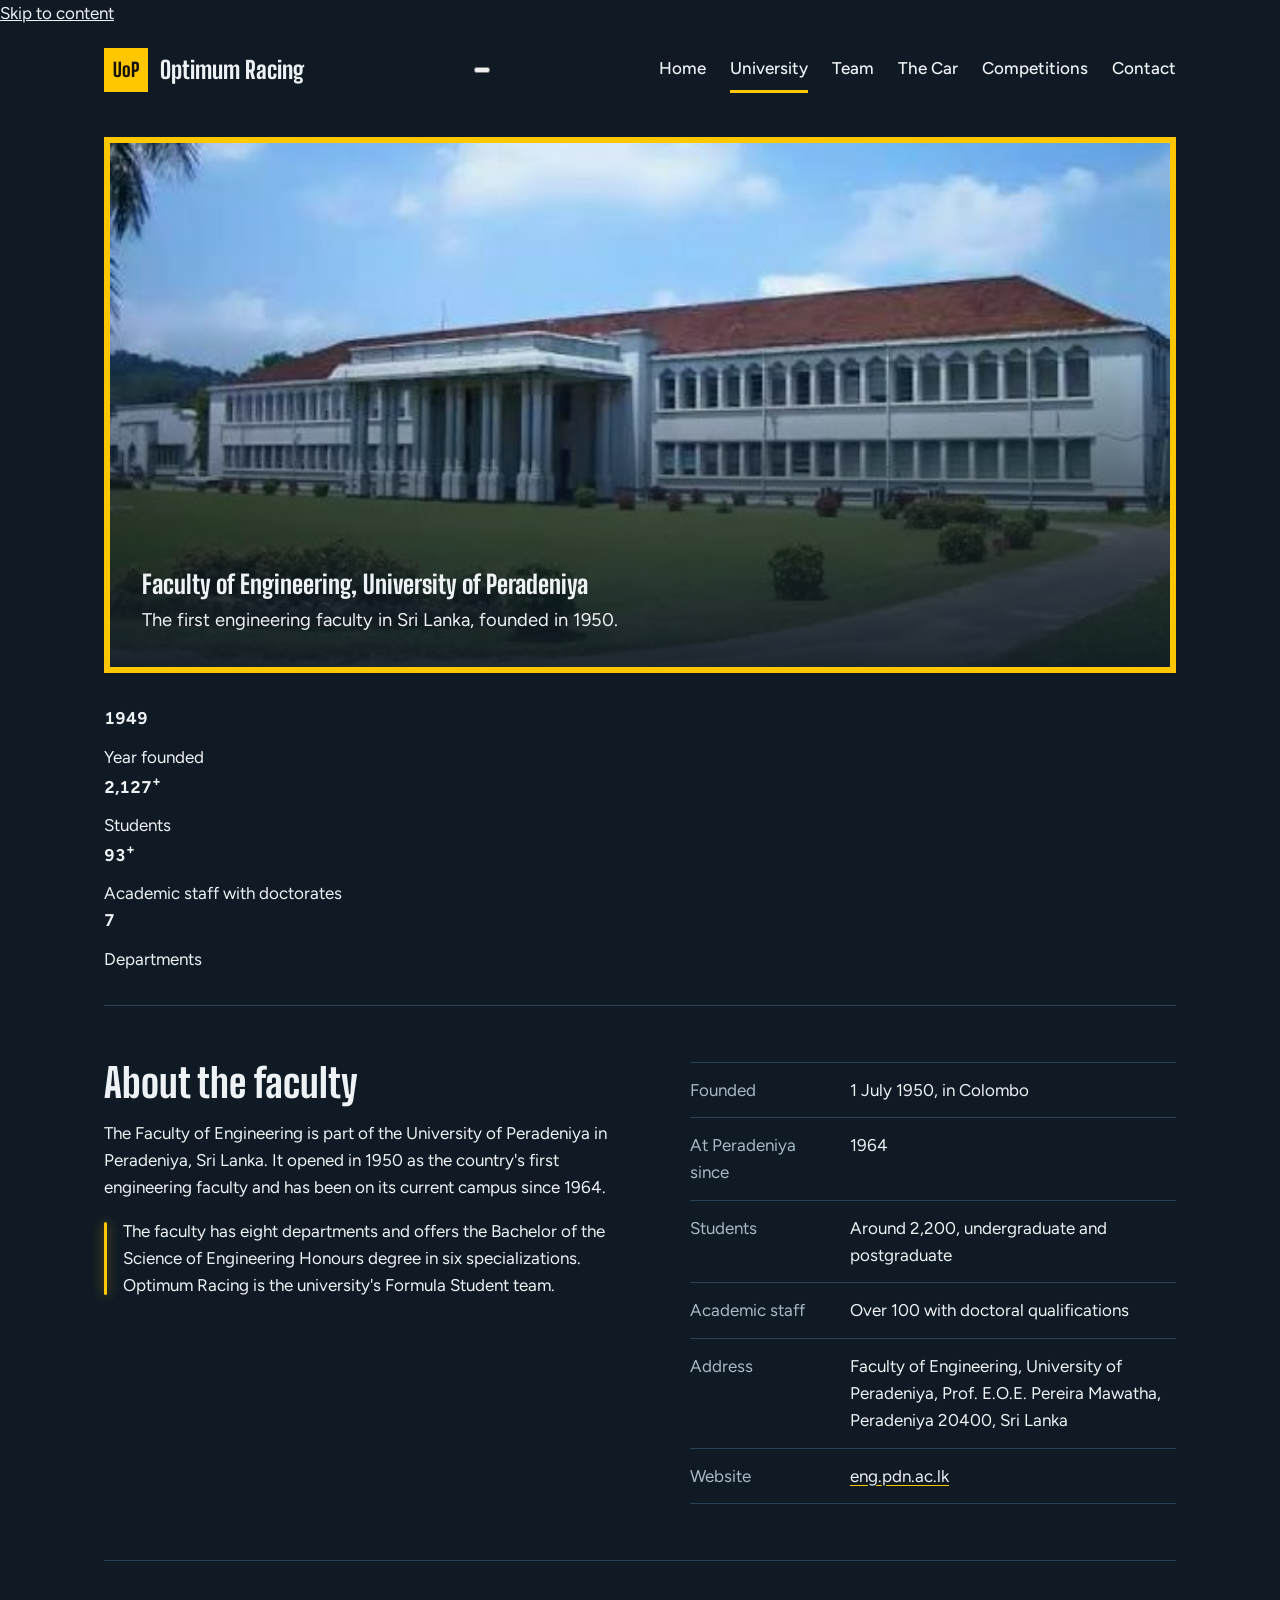
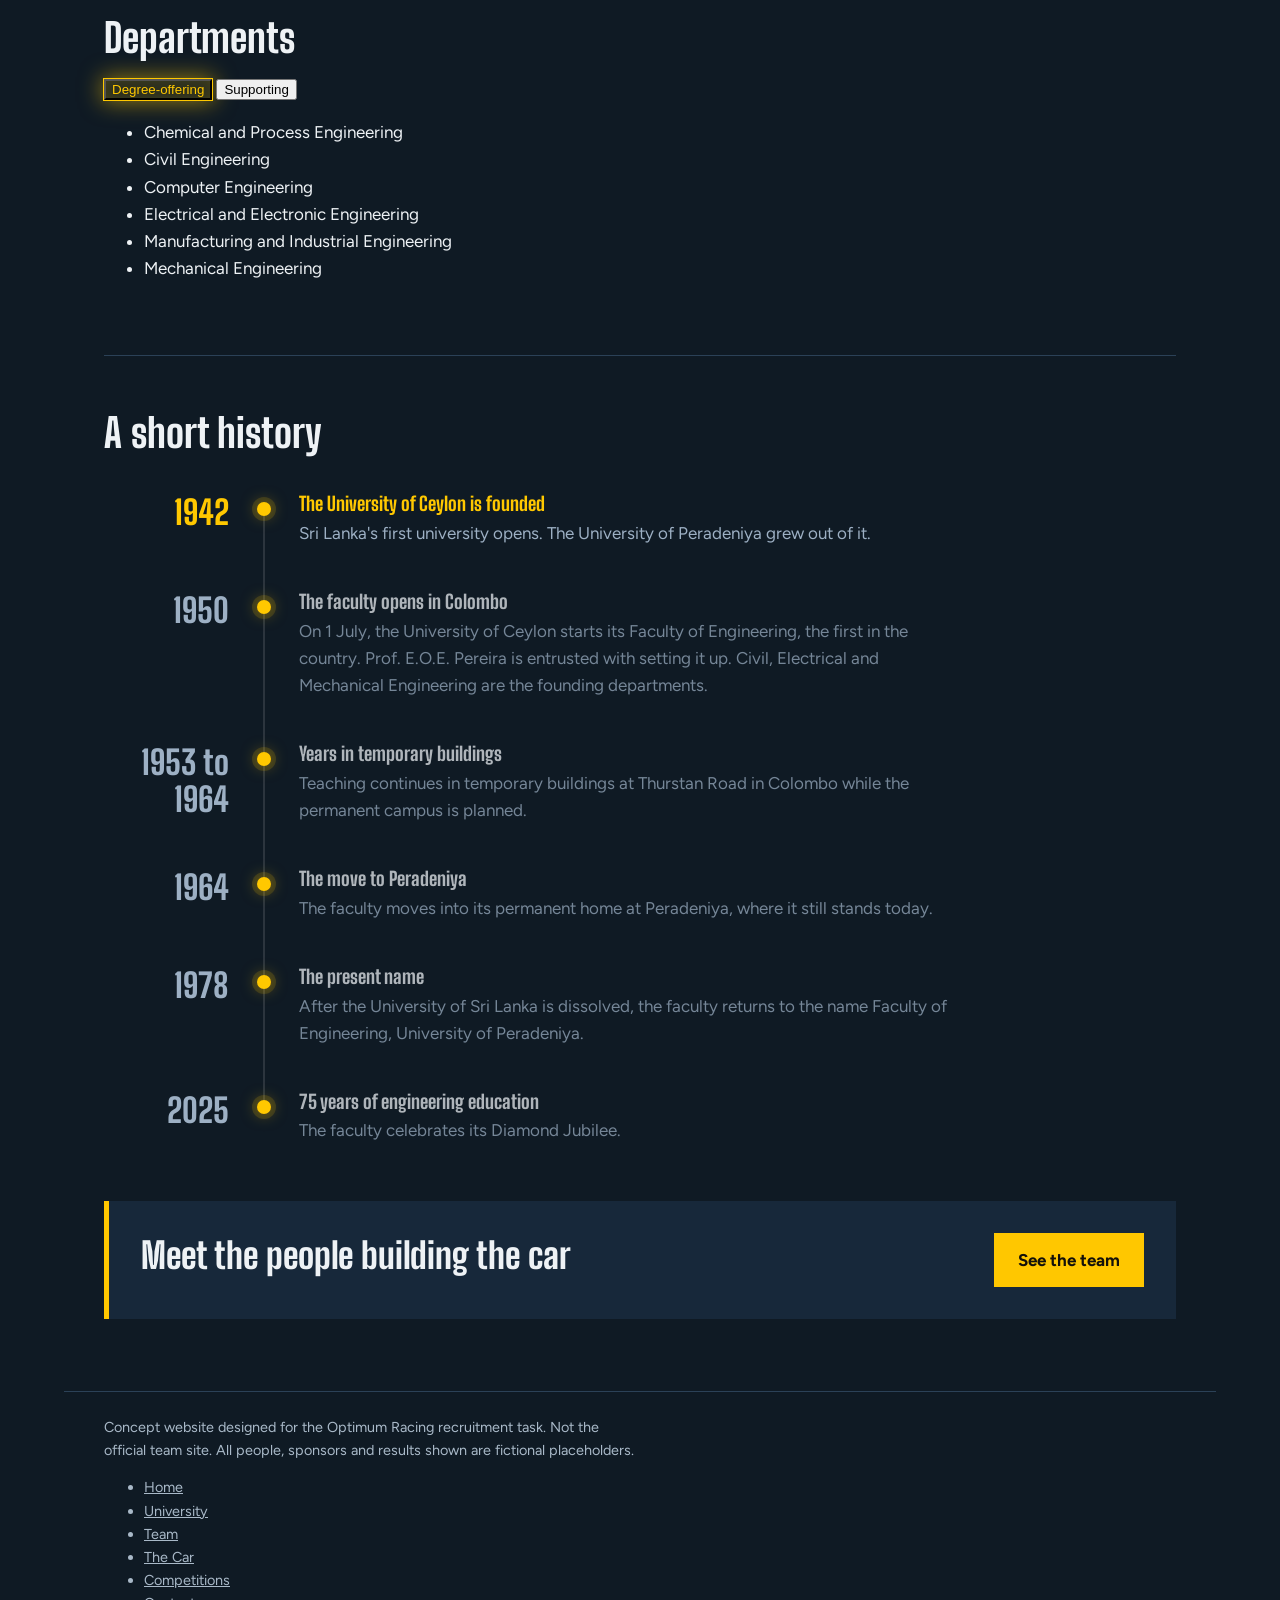
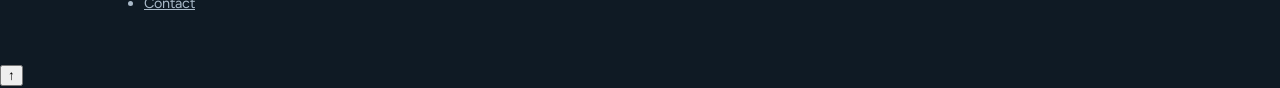
<file: university.html>
<!DOCTYPE html>
<html lang="en">
<head>
<meta charset="UTF-8">
<meta name="viewport" content="width=device-width, initial-scale=1.0">
<title>The University | Optimum Racing</title>
<meta name="description" content="About the Faculty of Engineering, University of Peradeniya: facts, departments and history.">
<meta name="theme-color" content="#0b141d">
<link rel="preconnect" href="https://fonts.googleapis.com">
<link rel="preconnect" href="https://fonts.gstatic.com" crossorigin>
<link href="https://fonts.googleapis.com/css2?family=Big+Shoulders+Display:wght@600;700;800&family=Figtree:wght@400;500;700&display=swap" rel="stylesheet">
<link rel="stylesheet" href="css/style.css">
<link rel="stylesheet" href="css/pages.css">
<script>document.documentElement.classList.add('js','rv-on');setTimeout(function(){if(!window.__rvLoaded)document.documentElement.classList.remove('rv-on')},3000);</script>
<script src="js/main.js" defer></script>
<script src="js/pages.js" defer></script>
</head>
<body>
<a class="skip-link" href="#main">Skip to content</a>
<div class="progress" aria-hidden="true"></div>
<div class="site-header-wrap">
<header class="site-header">
<a class="brand" href="index.html">
<span class="brand-mark" aria-hidden="true">UoP</span>
<span class="brand-name">Optimum Racing</span>
</a>
<button class="menu-toggle" aria-label="Menu" aria-expanded="false" aria-controls="site-nav"><span></span></button>
<nav class="site-nav" id="site-nav" aria-label="Main">
<ul class="nav-list"><li><a href="index.html">Home</a></li><li><a href="university.html" aria-current="page">University</a></li><li><a href="team.html">Team</a></li><li><a href="car.html">The Car</a></li><li><a href="competition.html">Competitions</a></li><li><a href="contact.html">Contact</a></li></ul>
</nav>
</header>
</div>
<main id="main">
<section class="faculty-hero rv rv-zoom" aria-labelledby="uni-h">
<img src="images/faculty.jpeg" alt="The Faculty of Engineering at the University of Peradeniya" fetchpriority="high">
<div class="faculty-hero-text">
<h2 id="uni-h">Faculty of Engineering, University of Peradeniya</h2>
<p>The first engineering faculty in Sri Lanka, founded in 1950.</p>
</div>
</section>
<section class="stats rv" style="margin-top:2rem" aria-label="Faculty in numbers">
<div class="stat"><strong><span data-grow="1950" data-from="1850">1950</span></strong><span>Year founded</span></div>
<div class="stat"><strong><span data-grow="2200" data-sep>2,200</span><sup>+</sup></strong><span>Students</span></div>
<div class="stat"><strong><span data-grow="100">100</span><sup>+</sup></strong><span>Academic staff with doctorates</span></div>
<div class="stat"><strong><span data-grow="8">8</span></strong><span>Departments</span></div>
</section>
<section class="section about" aria-labelledby="about-heading" style="margin-top:2rem">
<div>
<h2 id="about-heading" class="rv rv-left">About the faculty</h2>
<p class="rv rv-right" data-d="0.15">The Faculty of Engineering is part of the University of Peradeniya in Peradeniya, Sri Lanka. It opened in 1950 as the country's first engineering faculty and has been on its current campus since 1964.</p>
<p class="rv rv-left rv-strong" data-d="0.35">The faculty has eight departments and offers the Bachelor of the Science of Engineering Honours degree in six specializations. Optimum Racing is the university's Formula Student team.</p>
</div>
<dl class="facts">
<div class="rv rv-right" data-d="0.05"><dt>Founded</dt><dd>1 July 1950, in Colombo</dd></div>
<div class="rv rv-right" data-d="0.15"><dt>At Peradeniya since</dt><dd>1964</dd></div>
<div class="rv rv-right" data-d="0.25"><dt>Students</dt><dd>Around 2,200, undergraduate and postgraduate</dd></div>
<div class="rv rv-right" data-d="0.35"><dt>Academic staff</dt><dd>Over 100 with doctoral qualifications</dd></div>
<div class="rv rv-right" data-d="0.45"><dt>Address</dt><dd>Faculty of Engineering, University of Peradeniya, Prof. E.O.E. Pereira Mawatha, Peradeniya 20400, Sri Lanka</dd></div>
<div class="rv rv-right" data-d="0.55"><dt>Website</dt><dd><a href="https://eng.pdn.ac.lk/" rel="noopener">eng.pdn.ac.lk</a></dd></div>
</dl>
</section>
<section class="section" aria-labelledby="dept-heading">
<div class="section-head"><h2 id="dept-heading" class="rv rv-left">Departments</h2></div>
<div class="tabs" role="tablist" aria-label="Department type">
<button class="tab" role="tab" id="t-deg" aria-controls="p-deg" aria-selected="true">Degree-offering</button>
<button class="tab" role="tab" id="t-sup" aria-controls="p-sup" aria-selected="false">Supporting</button>
</div>
<div class="tab-panel" id="p-deg" role="tabpanel" aria-labelledby="t-deg">
<ul class="dept-grid">
<li>Chemical and Process Engineering</li><li>Civil Engineering</li><li>Computer Engineering</li>
<li>Electrical and Electronic Engineering</li><li>Manufacturing and Industrial Engineering</li><li>Mechanical Engineering</li>
</ul>
</div>
<div class="tab-panel" id="p-sup" role="tabpanel" aria-labelledby="t-sup" hidden>
<ul class="dept-grid"><li>Engineering Mathematics</li><li>Engineering Management</li></ul>
</div>
</section>
<section class="section" aria-labelledby="history-heading">
<div class="section-head"><h2 id="history-heading" class="rv rv-left">A short history</h2></div>
<ol class="tl" aria-label="History of the faculty">
<li class="tl-item"><span class="tl-year">1942</span><span class="tl-dot" aria-hidden="true"></span><div class="tl-body"><h3>The University of Ceylon is founded</h3><p>Sri Lanka's first university opens. The University of Peradeniya grew out of it.</p></div></li>
<li class="tl-item"><span class="tl-year">1950</span><span class="tl-dot" aria-hidden="true"></span><div class="tl-body"><h3>The faculty opens in Colombo</h3><p>On 1 July, the University of Ceylon starts its Faculty of Engineering, the first in the country. Prof. E.O.E. Pereira is entrusted with setting it up. Civil, Electrical and Mechanical Engineering are the founding departments.</p></div></li>
<li class="tl-item"><span class="tl-year">1953 to 1964</span><span class="tl-dot" aria-hidden="true"></span><div class="tl-body"><h3>Years in temporary buildings</h3><p>Teaching continues in temporary buildings at Thurstan Road in Colombo while the permanent campus is planned.</p></div></li>
<li class="tl-item"><span class="tl-year">1964</span><span class="tl-dot" aria-hidden="true"></span><div class="tl-body"><h3>The move to Peradeniya</h3><p>The faculty moves into its permanent home at Peradeniya, where it still stands today.</p></div></li>
<li class="tl-item"><span class="tl-year">1978</span><span class="tl-dot" aria-hidden="true"></span><div class="tl-body"><h3>The present name</h3><p>After the University of Sri Lanka is dissolved, the faculty returns to the name Faculty of Engineering, University of Peradeniya.</p></div></li>
<li class="tl-item"><span class="tl-year">2025</span><span class="tl-dot" aria-hidden="true"></span><div class="tl-body"><h3>75 years of engineering education</h3><p>The faculty celebrates its Diamond Jubilee.</p></div></li>
</ol>
</section>
<section class="cta rv rv-zoom" aria-labelledby="cta-heading">
<h2 id="cta-heading">Meet the people building the car</h2>
<a class="button" href="team.html">See the team</a>
</section>
</main>
<div class="checker" aria-hidden="true"></div>
<footer class="site-footer">
<p>Concept website designed for the Optimum Racing recruitment task. Not the official team site. All people, sponsors and results shown are fictional placeholders.</p>
<ul><li><a href="index.html">Home</a></li><li><a href="university.html">University</a></li><li><a href="team.html">Team</a></li><li><a href="car.html">The Car</a></li><li><a href="competition.html">Competitions</a></li><li><a href="contact.html">Contact</a></li></ul>
</footer>
<button class="to-top" aria-label="Back to top">↑</button>
</body>
</html>
</file>
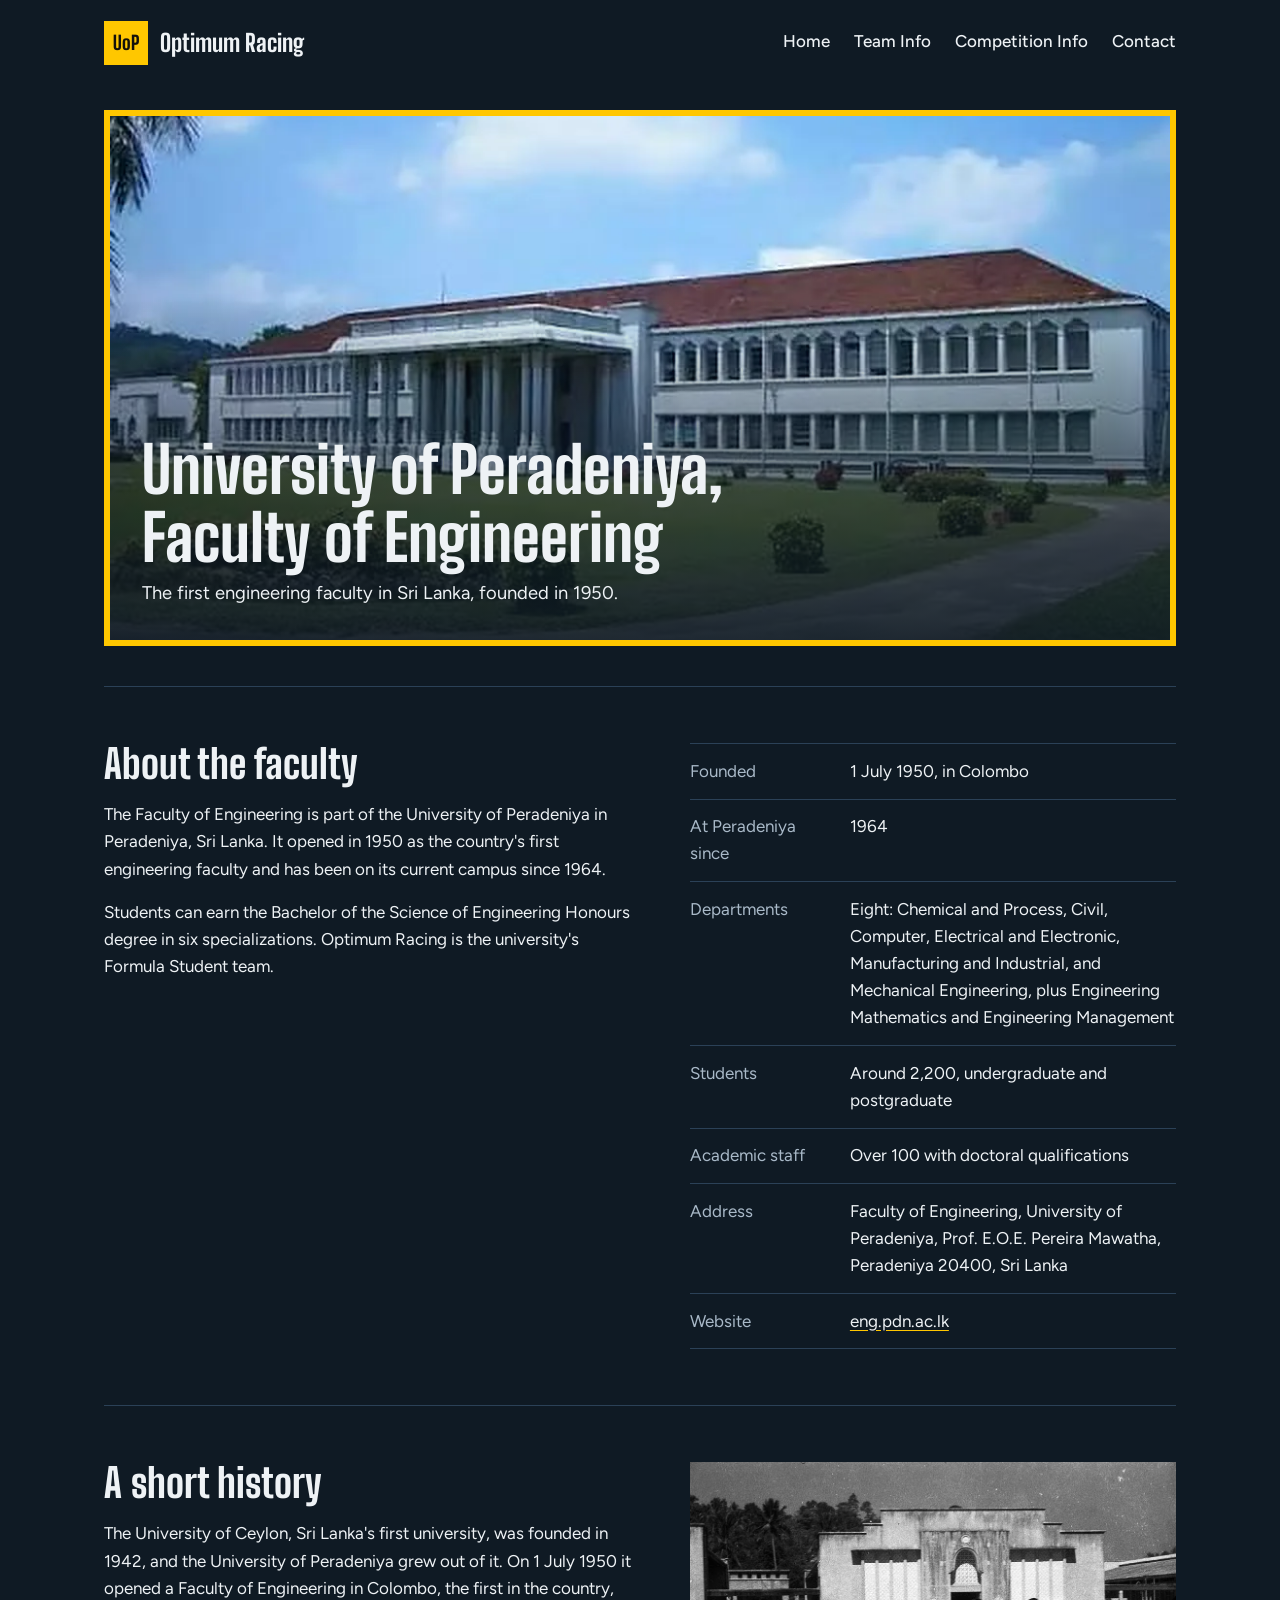
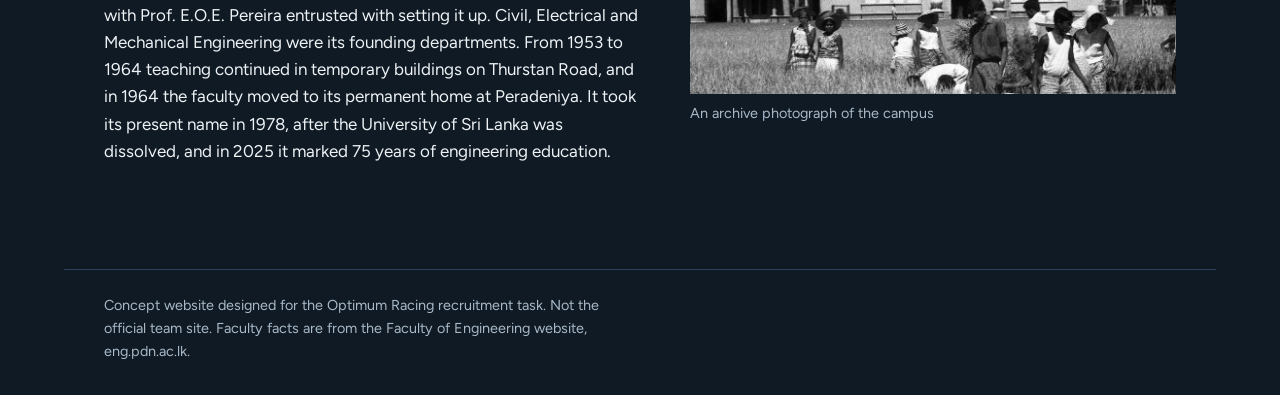
<file: optimum racing/university.html>
<!DOCTYPE html>
<html lang="en">
<head>
  <meta charset="UTF-8">
  <meta name="viewport" content="width=device-width, initial-scale=1.0">
  <title>The University | Optimum Racing</title>
  <meta name="description" content="The Faculty of Engineering, University of Peradeniya: Sri Lanka's first engineering faculty, and the home of Optimum Racing.">
  <link rel="preconnect" href="https://fonts.googleapis.com">
  <link rel="preconnect" href="https://fonts.gstatic.com" crossorigin>
  <link href="https://fonts.googleapis.com/css2?family=Big+Shoulders+Display:wght@700;800&family=Figtree:wght@400;500;700&display=swap" rel="stylesheet">
  <link rel="stylesheet" href="css/style.css">
</head>
<body>

  <header class="site-header">
    <a class="brand" href="index.html">
      <span class="brand-mark" aria-hidden="true">UoP</span>
      <span class="brand-name">Optimum Racing</span>
    </a>
    <nav aria-label="Main">
      <ul class="nav-list">
        <li><a href="index.html">Home</a></li>
        <li><a href="team.html">Team Info</a></li>
        <li><a href="competition.html">Competition Info</a></li>
        <li><a href="contact.html">Contact</a></li>
      </ul>
    </nav>
  </header>

  <main>
    <section class="faculty-hero">
      <img src="images/faculty.webp" width="1092" height="732" fetchpriority="high" alt="The Faculty of Engineering, University of Peradeniya: a white building with a columned entrance and a red tiled roof, behind a green lawn">
      <div class="faculty-hero-text">
        <h1>University of Peradeniya, Faculty of Engineering</h1>
        <p>The first engineering faculty in Sri Lanka, founded in 1950.</p>
      </div>
    </section>

    <section class="section about" aria-labelledby="about-heading">
      <div>
        <h2 id="about-heading">About the faculty</h2>
        <p>The Faculty of Engineering is part of the University of Peradeniya in Peradeniya, Sri Lanka. It opened in 1950 as the country's first engineering faculty and has been on its current campus since 1964.</p>
        <p>Students can earn the Bachelor of the Science of Engineering Honours degree in six specializations. Optimum Racing is the university's Formula Student team.</p>
      </div>
      <dl class="facts">
        <div><dt>Founded</dt><dd>1 July 1950, in Colombo</dd></div>
        <div><dt>At Peradeniya since</dt><dd>1964</dd></div>
        <div><dt>Departments</dt><dd>Eight: Chemical and Process, Civil, Computer, Electrical and Electronic, Manufacturing and Industrial, and Mechanical Engineering, plus Engineering Mathematics and Engineering Management</dd></div>
        <div><dt>Students</dt><dd>Around 2,200, undergraduate and postgraduate</dd></div>
        <div><dt>Academic staff</dt><dd>Over 100 with doctoral qualifications</dd></div>
        <div><dt>Address</dt><dd>Faculty of Engineering, University of Peradeniya, Prof. E.O.E. Pereira Mawatha, Peradeniya 20400, Sri Lanka</dd></div>
        <div><dt>Website</dt><dd><a href="https://eng.pdn.ac.lk/" rel="noopener">eng.pdn.ac.lk</a></dd></div>
      </dl>
    </section>

    <section class="section history" aria-labelledby="history-heading">
      <div>
        <h2 id="history-heading">A short history</h2>
        <p>The University of Ceylon, Sri Lanka's first university, was founded in 1942, and the University of Peradeniya grew out of it. On 1 July 1950 it opened a Faculty of Engineering in Colombo, the first in the country, with Prof. E.O.E. Pereira entrusted with setting it up. Civil, Electrical and Mechanical Engineering were its founding departments. From 1953 to 1964 teaching continued in temporary buildings on Thurstan Road, and in 1964 the faculty moved to its permanent home at Peradeniya. It took its present name in 1978, after the University of Sri Lanka was dissolved, and in 2025 it marked 75 years of engineering education.</p>
      </div>
      <figure class="photo">
        <img src="images/archive.webp" width="1000" height="477" loading="lazy" alt="Black and white archive photograph of an early campus building with a tall central entrance, seen across a paddy field where people are working">
        <figcaption>An archive photograph of the campus</figcaption>
      </figure>
    </section>
  </main>

  <footer class="site-footer">
    <p>Concept website designed for the Optimum Racing recruitment task. Not the official team site. Faculty facts are from the Faculty of Engineering website, eng.pdn.ac.lk.</p>
  </footer>

</body>
</html>
</file>
<file: style.css>
/* =====================================================================
   Optimum Racing – shared stylesheet (all pages)
   Look: dark "pit-lane" slate + one yellow accent, angled cuts and glow
   (inspired by gaming/tech campaign sites), with calm clean spacing.
   ===================================================================== */

:root {
  --base: #0b141d;
  --base-2: #0f1a24;
  --surface: #17283a;
  --surface-2: #1d3249;
  --line: #2b4157;
  --text: #eef2f5;
  --muted: #a9b9c8;
  --signal: #ffc700;
  --signal-soft: rgba(255, 199, 0, .14);
  --red: #e11d2e;
  --on-signal: #14110a;
  --font-display: "Big Shoulders Display", "Arial Narrow", Impact, sans-serif;
  --font-body: "Figtree", system-ui, -apple-system, "Segoe UI", Arial, sans-serif;
  --page-width: 74rem;
  --gutter: clamp(1rem, 4vw, 2.5rem);
  --cut: 14px;
  --ease: cubic-bezier(.2, .7, .2, 1);
}

*, *::before, *::after { box-sizing: border-box; }
html { -webkit-text-size-adjust: 100%; scroll-behavior: smooth; overflow-x: clip; }
body {
  margin: 0;
  background:
    radial-gradient(60rem 30rem at 85% -10%, rgba(255,199,0,.07), transparent 60%),
    radial-gradient(50rem 30rem at -10% 20%, rgba(225,29,46,.06), transparent 60%),
    var(--base);
  color: var(--text);
  font-family: var(--font-body);
  font-size: 1.0625rem;
  line-height: 1.6;
  overflow-x: hidden;
}
/* faint engineering grid */
body::before {
  content: ""; position: fixed; inset: 0; z-index: -1; pointer-events: none;
  background-image: linear-gradient(rgba(255,255,255,.025) 1px, transparent 1px), linear-gradient(90deg, rgba(255,255,255,.025) 1px, transparent 1px);
  background-size: 48px 48px;
  mask-image: linear-gradient(to bottom, #000, transparent 85%);
}
h1, h2, h3, h4 { font-family: var(--font-display); font-weight: 800; line-height: 1.05; margin: 0; letter-spacing: .01em; }
p { margin: 0; max-width: 62ch; }
a { color: inherit; }
img { max-width: 100%; }
a:focus-visible, button:focus-visible, input:focus-visible, textarea:focus-visible, summary:focus-visible, [tabindex]:focus-visible {
  outline: 3px solid var(--signal); outline-offset: 3px;
}
.sr-only { position: absolute; width: 1px; height: 1px; overflow: hidden; clip: rect(0 0 0 0); white-space: nowrap; }
.skip-link { position: absolute; left: 1rem; top: -4rem; background: var(--signal); color: var(--on-signal); padding: .6rem 1rem; z-index: 200; font-weight: 700; }
.skip-link:focus { top: 1rem; }

/* ---------- Scroll progress ---------- */
.progress { position: fixed; left: 0; top: 0; height: 3px; width: 100%; z-index: 120; transform-origin: 0 50%; transform: scaleX(0); background: linear-gradient(90deg, var(--red), var(--signal)); }

/* ---------- Header ---------- */
.site-header-wrap {
  position: sticky; top: 0; z-index: 100;
  transition: background .3s, box-shadow .3s, backdrop-filter .3s;
}
.site-header-wrap.scrolled { background: rgba(11,20,29,.82); backdrop-filter: blur(12px); box-shadow: 0 8px 30px rgba(0,0,0,.35); }
.site-header {
  display: flex; align-items: center; justify-content: space-between; gap: 1rem 2rem;
  max-width: var(--page-width); margin: 0 auto; padding: 1rem var(--gutter);
  transition: padding .3s;
}
.scrolled .site-header { padding-top: .6rem; padding-bottom: .6rem; }
.brand { display: flex; align-items: center; gap: .75rem; text-decoration: none; }
.brand-mark {
  display: grid; place-items: center; width: 2.75rem; height: 2.75rem;
  background: var(--signal); color: var(--on-signal);
  font-family: var(--font-display); font-weight: 800; font-size: 1.2rem;
  clip-path: polygon(0 0, 100% 0, 100% 70%, 70% 100%, 0 100%);
  transition: transform .4s var(--ease);
}
.brand:hover .brand-mark { transform: rotate(-8deg) scale(1.06); }
.brand-name { font-family: var(--font-display); font-weight: 800; font-size: 1.5rem; letter-spacing: .02em; }

.nav-list { display: flex; gap: .25rem 1.5rem; margin: 0; padding: 0; list-style: none; }
.nav-list a {
  position: relative; display: inline-block; padding: .5rem 0; text-decoration: none; font-weight: 500;
}
.nav-list a::after {
  content: ""; position: absolute; left: 0; right: 0; bottom: 0; height: 3px; background: var(--signal);
  transform: scaleX(0); transform-origin: left; transition: transform .35s var(--ease);
}
.nav-list a:hover::after, .nav-list a[aria-current="page"]::after { transform: scaleX(1); }

.menu-toggle {
  display: none; background: transparent; border: 2px solid var(--line); color: var(--text);
  width: 2.9rem; height: 2.9rem; cursor: pointer; place-items: center;
}
.menu-toggle span, .menu-toggle span::before, .menu-toggle span::after {
  display: block; width: 1.3rem; height: 2px; background: currentColor; transition: transform .3s, background .3s; content: ""; position: relative;
}
.menu-toggle span::before { position: absolute; top: -6px; }
.menu-toggle span::after { position: absolute; top: 6px; }
.menu-open .menu-toggle span { background: transparent; }
.menu-open .menu-toggle span::before { transform: translateY(6px) rotate(45deg); }
.menu-open .menu-toggle span::after { transform: translateY(-6px) rotate(-45deg); }

@media (max-width: 52rem) {
  .menu-toggle { display: grid; }
  .site-nav {
    position: absolute; left: 0; right: 0; top: 100%;
    background: rgba(11,20,29,.97); border-bottom: 1px solid var(--line);
    max-height: 0; overflow: hidden; transition: max-height .4s var(--ease);
  }
  .menu-open .site-nav { max-height: 28rem; }
  .nav-list { flex-direction: column; padding: .5rem var(--gutter) 1.25rem; }
  .nav-list a { padding: .8rem 0; width: 100%; font-size: 1.15rem; }
}

/* ---------- Layout ---------- */
main { max-width: var(--page-width); margin: 0 auto; padding: 0 var(--gutter); }
.section { padding: clamp(2.25rem, 5vw, 4rem) 0; border-top: 1px solid var(--line); }
.section-head { display: flex; flex-wrap: wrap; align-items: end; justify-content: space-between; gap: 1rem 2rem; margin-bottom: 1.75rem; }
.section h2, .section-head h2 { font-size: clamp(2rem, 5vw, 3.25rem); }
.eyebrow { display: inline-flex; align-items: center; gap: .6rem; font-family: var(--font-display); font-weight: 700; letter-spacing: .16em; text-transform: uppercase; color: var(--signal); font-size: 1rem; margin-bottom: .5rem; }
.eyebrow::before { content: ""; width: 2rem; height: 3px; background: var(--signal); }
.lead { color: var(--muted); font-size: 1.15rem; }

.button {
  display: inline-flex; align-items: center; gap: .6rem; padding: .9rem 1.6rem;
  background: var(--signal); color: var(--on-signal); font-weight: 700; text-decoration: none;
  border: 0; font: inherit; font-weight: 700; cursor: pointer;
  clip-path: polygon(0 0, calc(100% - var(--cut)) 0, 100% var(--cut), 100% 100%, var(--cut) 100%, 0 calc(100% - var(--cut)));
  transition: transform .25s var(--ease), background .25s, filter .25s;
  position: relative; overflow: hidden;
}
.button::after { content: ""; position: absolute; inset: 0; background: linear-gradient(100deg, transparent 30%, rgba(255,255,255,.55) 50%, transparent 70%); transform: translateX(-120%); }
.button:hover { transform: translateY(-2px); background: #ffd83d; }
.button:hover::after { transform: translateX(120%); transition: transform .7s var(--ease); }
.button.ghost { background: transparent; color: var(--text); box-shadow: inset 0 0 0 2px var(--line); }
.button.ghost:hover { box-shadow: inset 0 0 0 2px var(--signal); color: var(--signal); background: transparent; }

/* ---------- Reveal on scroll (only when JS is running) ---------- */
.js .reveal { opacity: 0; transform: translateY(28px); transition: opacity .8s var(--ease), transform .8s var(--ease); transition-delay: var(--d, 0s); }
.js .reveal.in { opacity: 1; transform: none; }
.js .reveal.from-left { transform: translateX(-40px); }
.js .reveal.from-right { transform: translateX(40px); }
.js .reveal.from-left.in, .js .reveal.from-right.in { transform: none; }

/* ---------- Hero (home) ---------- */
.hero {
  position: relative; display: grid; grid-template-columns: 1fr 1.2fr; gap: clamp(1rem, 3vw, 2rem);
  align-items: center; padding: clamp(1.5rem, 5vw, 3.5rem) 0 clamp(1rem, 3vw, 2rem); isolation: isolate;
}
.hero-copy { display: grid; gap: 1.25rem; justify-items: start; }
.hero h1 { font-size: clamp(2.8rem, 6.4vw, 5.2rem); text-transform: uppercase; }
.hero h1 .word { color: var(--signal); display: inline-block; min-width: 1ch; }
.hero h1 .caret { display: inline-block; width: .08em; height: .85em; background: var(--signal); margin-left: .06em; vertical-align: -.05em; animation: blink 1s steps(1) infinite; }
@keyframes blink { 50% { opacity: 0; } }
.hero-cta { display: flex; flex-wrap: wrap; gap: .85rem; }

.hero-stage { position: relative; min-height: 18rem; padding: 2rem 0; display: grid; place-items: center; }
.speedlines { position: absolute; inset: -10% -6% -10% -30%; z-index: -1; overflow: hidden; mask-image: radial-gradient(closest-side, #000 60%, transparent); }
.speedlines i { position: absolute; height: 2px; width: 40%; background: linear-gradient(90deg, transparent, var(--signal), transparent); opacity: .0; animation: streak 2.4s linear infinite; }
@keyframes streak { 0% { transform: translateX(-120%); opacity: 0; } 15% { opacity: .55; } 100% { transform: translateX(320%); opacity: 0; } }
.car-wrap { position: relative; width: 100%; animation: drive-in 1.4s var(--ease) both; }
.car-par { transition: transform .2s ease-out; will-change: transform; }
@keyframes drive-in { from { opacity: 0; transform: translateX(-60%) skewX(-14deg); filter: blur(8px); } to { opacity: 1; transform: none; filter: none; } }
.scene-car { display: block; width: 100%; height: auto; filter: drop-shadow(0 0 28px rgba(255, 60, 40, .3)); animation: idle 4s ease-in-out 1.4s infinite; }
@keyframes idle { 50% { transform: translateY(-5px); } }
.car-shadow { position: absolute; left: 6%; right: 6%; bottom: -.6rem; height: 2rem; background: radial-gradient(ellipse at center, rgba(0,0,0,.6), transparent 70%); }
.hud {
  position: absolute; padding: .4rem .8rem; background: rgba(11,20,29,.82); border: 1px solid var(--line); border-left: 3px solid var(--signal);
  font-family: var(--font-display); font-weight: 700; letter-spacing: .08em; text-transform: uppercase; font-size: .95rem; backdrop-filter: blur(6px);
  animation: float 5s ease-in-out infinite;
}
.hud b { color: var(--signal); font-size: 1.25em; margin-right: .3em; }
.hud.a { top: -9%; left: 34%; } .hud.b { bottom: 4%; right: -1%; animation-delay: -2s; } .hud.c { bottom: -8%; left: 8%; animation-delay: -3.5s; }
@keyframes float { 50% { transform: translateY(-8px); } }

/* ---------- Link cards (home) ---------- */
.link-list { display: grid; grid-template-columns: repeat(auto-fit, minmax(15rem, 1fr)); gap: 1rem; margin: 0; padding: 0; list-style: none; }
.link-card {
  position: relative; display: grid; gap: .3rem; padding: 1.4rem 1.4rem 1.6rem; background: linear-gradient(160deg, var(--surface), var(--base-2));
  border: 1px solid var(--line); text-decoration: none; overflow: hidden;
  clip-path: polygon(0 0, calc(100% - 22px) 0, 100% 22px, 100% 100%, 0 100%);
  transition: transform .35s var(--ease), border-color .3s;
}
.link-card::before { content: ""; position: absolute; left: 0; top: 0; bottom: 0; width: 5px; background: var(--line); transition: background .3s, width .3s; }
.link-card:hover { transform: translateY(-6px); border-color: var(--signal); }
.link-card:hover::before { background: var(--signal); width: 8px; }
.link-card .num { font-family: var(--font-display); font-weight: 800; font-size: 3rem; color: var(--signal); opacity: .25; position: absolute; right: 1rem; bottom: -.4rem; }
.link-card h2, .link-card h3 { font-size: 1.8rem; }
.link-card p { color: var(--muted); font-size: .97rem; }
.link-card .arrow { color: var(--signal); font-weight: 700; margin-top: .6rem; display: inline-block; transition: transform .3s; }
.link-card:hover .arrow { transform: translateX(8px); }

/* ---------- Marquee ---------- */
.marquee { overflow: hidden; border-block: 1px solid var(--line); background: rgba(23,40,58,.5); margin-block: clamp(1.5rem, 4vw, 3rem); mask-image: linear-gradient(90deg, transparent, #000 8%, #000 92%, transparent); }
.marquee-track { display: flex; width: max-content; animation: marquee 32s linear infinite; }
.marquee:hover .marquee-track { animation-play-state: paused; }
.marquee-track span { font-family: var(--font-display); font-weight: 800; font-size: clamp(1.6rem, 4vw, 2.4rem); text-transform: uppercase; padding: .9rem 2rem; white-space: nowrap; color: var(--muted); }
.marquee-track span:nth-child(even) { color: var(--signal); }
.marquee-track span::after { content: "◆"; margin-left: 2rem; font-size: .6em; color: var(--line); vertical-align: middle; }
@keyframes marquee { to { transform: translateX(-50%); } }

/* ---------- Stats ---------- */
.stats { display: grid; grid-template-columns: repeat(auto-fit, minmax(11rem, 1fr)); gap: 1px; background: var(--line); border: 1px solid var(--line); }
.stat { background: var(--base-2); padding: 1.6rem 1.25rem; text-align: left; }
.stat strong { display: block; font-family: var(--font-display); font-weight: 800; font-size: clamp(2.6rem, 6vw, 4rem); line-height: 1; color: var(--text); }
.stat strong sup, .stat strong small { color: var(--signal); font-size: .5em; margin-left: .1em; }
.stat > span { color: var(--muted); font-size: .95rem; }

/* ---------- Intro ---------- */
.intro { display: grid; grid-template-columns: 1.2fr 1fr; gap: clamp(1.5rem, 4vw, 3.5rem); align-items: end; padding: clamp(1.5rem, 4vw, 3rem) 0 clamp(2.5rem, 6vw, 4.5rem); border-top: 1px solid var(--line); }
.intro h2 { font-size: clamp(2.5rem, 6.5vw, 4.5rem); }
.intro-text { display: grid; gap: 1.25rem; justify-items: start; }
.intro-text p { color: var(--muted); }

/* ---------- Page hero (inner pages) ---------- */
.page-hero {
  position: relative; max-width: var(--page-width); margin: clamp(.5rem, 2vw, 1.5rem) auto 0;
  padding: clamp(2.5rem, 7vw, 5rem) var(--gutter) clamp(1.5rem, 4vw, 2.5rem); overflow: hidden;
}
.page-hero h1 { font-size: clamp(2.75rem, 7vw, 5rem); text-transform: uppercase; max-width: 18ch; }
.page-hero p { margin-top: 1rem; color: var(--muted); font-size: 1.15rem; }
.page-hero::after { content: ""; position: absolute; right: -6%; top: 0; bottom: 0; width: 38%; background: linear-gradient(110deg, transparent 0 40%, var(--signal-soft) 40% 52%, transparent 52% 62%, rgba(225,29,46,.1) 62% 70%, transparent 70%); pointer-events: none; }

/* ---------- Faculty hero photo ---------- */
.faculty-hero { position: relative; display: flex; align-items: flex-end; aspect-ratio: 2.2 / 1; border: 6px solid var(--signal); background: var(--surface); overflow: hidden; }
.faculty-hero img { position: absolute; inset: 0; width: 100%; height: 100%; object-fit: cover; object-position: center 40%; transform: scale(1.06); transition: transform 1.2s var(--ease); }
.faculty-hero:hover img { transform: scale(1.12); }
.faculty-hero::after { content: ""; position: absolute; inset: 0; background: linear-gradient(to top, rgba(11,20,29,.92) 0%, rgba(11,20,29,.5) 35%, transparent 65%); }
.faculty-hero-text { position: relative; z-index: 1; display: grid; gap: .5rem; padding: clamp(1rem, 3vw, 2rem); }
.faculty-hero-text h2 { font-size: clamp(2rem, 4.6vw, 3.6rem); max-width: 22ch; }

/* ---------- Facts / about ---------- */
.about, .split { display: grid; grid-template-columns: 1.1fr 1fr; gap: clamp(1.5rem, 4vw, 3.5rem); align-items: start; }
.about p + p { margin-top: 1rem; }
.facts { margin: 0; }
.facts div { display: grid; grid-template-columns: 9rem 1fr; gap: 1rem; padding: .85rem 0; border-top: 1px solid var(--line); }
.facts div:last-child { border-bottom: 1px solid var(--line); }
.facts dt { color: var(--muted); } .facts dd { margin: 0; }
.facts a { text-decoration-color: var(--signal); text-underline-offset: 3px; }

/* ---------- Chips & tabs ---------- */
.chips { display: flex; flex-wrap: wrap; gap: .5rem; }
.chip, .tab {
  padding: .5rem 1rem; border: 1px solid var(--line); background: var(--base-2); color: var(--muted); cursor: pointer; font: inherit; font-weight: 600; font-size: .95rem;
  transition: all .25s var(--ease);
}
.chip:hover, .tab:hover { border-color: var(--signal); color: var(--text); }
.chip[aria-pressed="true"], .tab[aria-selected="true"] { background: var(--signal); color: var(--on-signal); border-color: var(--signal); }
.tabs { display: flex; flex-wrap: wrap; gap: .5rem; margin-bottom: 1.25rem; }
.tab-panel[hidden] { display: none; }
.tab-panel { animation: panel-in .5s var(--ease); }
@keyframes panel-in { from { opacity: 0; transform: translateY(12px); } to { opacity: 1; transform: none; } }

/* ---------- Departments ---------- */
.dept-grid { display: grid; grid-template-columns: repeat(auto-fill, minmax(15rem, 1fr)); gap: .85rem; margin: 0 0 1.5rem; padding: 0; list-style: none; }
.dept-grid li { position: relative; padding: 1rem 1.1rem 1rem 3.1rem; background: var(--surface); border: 1px solid var(--line); transition: transform .3s var(--ease), border-color .3s; }
.dept-grid li::before { content: counter(d, decimal-leading-zero); counter-increment: d; position: absolute; left: .9rem; top: .85rem; font-family: var(--font-display); font-weight: 800; color: var(--signal); font-size: 1.3rem; }
.dept-grid { counter-reset: d; }
.dept-grid li:hover { transform: translateY(-4px); border-color: var(--signal); }
.section h3.sub { font-size: 1.4rem; margin: 1.25rem 0 .75rem; color: var(--muted); font-weight: 700; letter-spacing: .06em; text-transform: uppercase; }

/* ---------- Timeline ---------- */
.timeline { position: relative; list-style: none; margin: 0; padding: 0 0 0 1.5rem; }
.timeline::before { content: ""; position: absolute; left: 0; top: .5rem; bottom: .5rem; width: 3px; background: var(--line); }
.timeline .fill { position: absolute; left: 0; top: .5rem; width: 3px; height: 0; background: var(--signal); box-shadow: 0 0 12px var(--signal); transition: height .2s linear; }
.timeline li { position: relative; display: grid; grid-template-columns: 8rem 1fr; gap: 1rem 2rem; padding: 1.1rem 0 1.6rem; }
.timeline li::before { content: ""; position: absolute; left: -1.85rem; top: 1.55rem; width: 14px; height: 14px; background: var(--base); border: 3px solid var(--line); transform: rotate(45deg); transition: all .4s var(--ease); }
.timeline li.in::before { border-color: var(--signal); background: var(--signal); }
.year { font-family: var(--font-display); font-weight: 800; font-size: 1.9rem; color: var(--signal); line-height: 1.1; }
.timeline h3 { font-size: 1.6rem; margin-bottom: .35rem; }
.timeline p { color: var(--muted); }

/* ---------- CTA ---------- */
.cta { display: flex; flex-wrap: wrap; align-items: center; justify-content: space-between; gap: 1.25rem; margin-bottom: clamp(2.5rem, 6vw, 4.5rem); padding: clamp(1.5rem, 3vw, 2.25rem); background: linear-gradient(120deg, var(--surface), var(--base-2)); border-left: 5px solid var(--signal); position: relative; overflow: hidden; }
.cta::after { content: ""; position: absolute; right: -2rem; top: 0; bottom: 0; width: 12rem; background: repeating-linear-gradient(115deg, transparent 0 14px, var(--signal-soft) 14px 28px); }
.cta > * { position: relative; z-index: 1; }
.cta h2 { font-size: clamp(1.8rem, 3.8vw, 2.6rem); margin-bottom: .5rem; }
.cta p { color: var(--muted); }

/* ---------- Team cards ---------- */
.team-grid { display: grid; grid-template-columns: repeat(auto-fill, minmax(15.5rem, 1fr)); gap: 1.1rem; }
.team-grid.leads { grid-template-columns: repeat(auto-fit, minmax(13rem, 1fr)); }
.member {
  position: relative; display: grid; text-align: left; background: linear-gradient(170deg, var(--surface), var(--base-2)); border: 1px solid var(--line);
  padding: 0; cursor: pointer; color: inherit; font: inherit; overflow: hidden; transform-style: preserve-3d;
  clip-path: polygon(0 0, calc(100% - 20px) 0, 100% 20px, 100% 100%, 0 100%);
  transition: border-color .3s, box-shadow .3s, opacity .3s, transform .15s;
}
.member:hover { border-color: var(--signal); box-shadow: 0 20px 40px rgba(0,0,0,.4), 0 0 0 1px var(--signal-soft); }
.member .photo { position: relative; aspect-ratio: 1 / 1; overflow: hidden; background: var(--surface-2); }
.member .photo img { width: 100%; height: 100%; object-fit: cover; display: block; transition: transform .6s var(--ease), filter .4s; filter: grayscale(.4) contrast(1.05); }
.member:hover .photo img { transform: scale(1.08); filter: none; }
.member .photo::after { content: "VIEW PROFILE →"; position: absolute; left: 0; right: 0; bottom: 0; padding: .6rem 1rem; background: linear-gradient(to top, rgba(11,20,29,.95), transparent); font-family: var(--font-display); font-weight: 700; letter-spacing: .1em; color: var(--signal); transform: translateY(100%); transition: transform .35s var(--ease); }
.member:hover .photo::after, .member:focus-visible .photo::after { transform: none; }
.member .body { padding: 1rem 1.1rem 1.2rem; display: grid; gap: .15rem; }
.member h3 { font-size: 1.55rem; }
.member .role { color: var(--signal); font-weight: 600; font-size: .95rem; }
.member .dept { color: var(--muted); font-size: .88rem; }
.member .no { position: absolute; top: .6rem; left: .7rem; z-index: 2; background: var(--signal); color: var(--on-signal); font-family: var(--font-display); font-weight: 800; padding: 0 .5rem; font-size: 1.1rem; }
.member.hide { display: none; }

.captain { display: grid; grid-template-columns: minmax(12rem, 20rem) 1fr; gap: clamp(1.25rem, 4vw, 3rem); align-items: center; background: linear-gradient(120deg, var(--surface), var(--base-2)); border: 1px solid var(--line); border-left: 6px solid var(--signal); padding: clamp(1rem, 3vw, 1.75rem); }
.captain img { width: 100%; display: block; aspect-ratio: 1; object-fit: cover; clip-path: polygon(0 0, calc(100% - 28px) 0, 100% 28px, 100% 100%, 0 100%); }
.captain h3 { font-size: clamp(2.2rem, 5vw, 3.4rem); }
.captain .role { color: var(--signal); font-weight: 700; letter-spacing: .08em; text-transform: uppercase; margin: .25rem 0 .9rem; display: block; }
.captain blockquote { margin: 1rem 0 0; padding-left: 1rem; border-left: 3px solid var(--signal); color: var(--muted); font-style: italic; }
.pill-links { display: flex; flex-wrap: wrap; gap: .6rem; margin-top: 1.1rem; }
.pill-links a { padding: .4rem 1rem; border: 1px solid var(--line); border-radius: 99px; text-decoration: none; font-size: .92rem; transition: all .25s; }
.pill-links a:hover { border-color: var(--signal); color: var(--signal); }

.toolbar { display: flex; flex-wrap: wrap; gap: 1rem 1.5rem; align-items: center; justify-content: space-between; margin-bottom: 1.5rem; }
.search { position: relative; min-width: min(100%, 18rem); }
.search input { width: 100%; padding: .75rem 1rem .75rem 2.6rem; background: var(--base-2); color: var(--text); border: 2px solid var(--line); font: inherit; }
.search input:focus { border-color: var(--signal); outline: none; }
.search svg { position: absolute; left: .85rem; top: 50%; transform: translateY(-50%); color: var(--muted); }
.empty { padding: 2rem; border: 1px dashed var(--line); color: var(--muted); text-align: center; }
.back-link { color: var(--signal); text-decoration: none; font-weight: 600; }
.back-link:hover { text-decoration: underline; }

.advisor { display: grid; grid-template-columns: 7rem 1fr; gap: 1.5rem; padding: 1.4rem 0; border-bottom: 1px solid var(--line); align-items: start; }
.advisor img { width: 7rem; height: 8.5rem; object-fit: cover; }
.advisor h3 { font-size: 1.9rem; color: var(--signal); }

/* ---------- Modal ---------- */
.modal { position: fixed; inset: 0; z-index: 150; display: grid; place-items: center; padding: 1rem; background: rgba(5,9,13,.78); backdrop-filter: blur(6px); opacity: 0; pointer-events: none; transition: opacity .3s; }
.modal.open { opacity: 1; pointer-events: auto; }
.modal-box { position: relative; width: min(46rem, 100%); max-height: 92vh; overflow: auto; background: var(--base-2); border: 1px solid var(--line); border-top: 5px solid var(--signal); display: grid; grid-template-columns: 14rem 1fr; transform: translateY(24px) scale(.97); transition: transform .4s var(--ease); }
.modal.open .modal-box { transform: none; }
.modal-box img { width: 100%; height: 100%; object-fit: cover; min-height: 14rem; }
.modal-content { padding: 1.5rem 1.5rem 1.75rem; display: grid; gap: .7rem; align-content: start; }
.modal-content h3 { font-size: 2.4rem; }
.modal-content .role { color: var(--signal); font-weight: 700; }
.modal-content .meta { color: var(--muted); font-size: .92rem; }
.modal-close { position: absolute; top: .5rem; right: .5rem; z-index: 2; width: 2.5rem; height: 2.5rem; background: var(--base); border: 1px solid var(--line); color: var(--text); cursor: pointer; font-size: 1.3rem; }
.modal-close:hover { border-color: var(--signal); color: var(--signal); }
.skills { display: grid; gap: .55rem; margin-top: .4rem; }
.skill { display: grid; grid-template-columns: 7rem 1fr 2.5rem; gap: .6rem; align-items: center; font-size: .9rem; color: var(--muted); }
.skill .bar { height: 8px; background: var(--line); overflow: hidden; }
.skill .bar i { display: block; height: 100%; width: 0; background: linear-gradient(90deg, var(--red), var(--signal)); transition: width 1s var(--ease); }
.fun { padding: .7rem .9rem; background: var(--signal-soft); border-left: 3px solid var(--signal); font-size: .95rem; }
@media (max-width: 40rem) { .modal-box { grid-template-columns: 1fr; } .modal-box img { max-height: 14rem; } .skill { grid-template-columns: 5.5rem 1fr 2.3rem; } }

/* ---------- Car page ---------- */
.phase-grid { display: grid; grid-template-columns: 17rem 1fr; gap: 1.5rem; }
.phase-nav { display: grid; gap: .6rem; align-content: start; }
.phase-nav button { display: grid; gap: .1rem; text-align: left; padding: .9rem 1rem; background: var(--base-2); border: 1px solid var(--line); border-left: 5px solid var(--line); color: var(--muted); font: inherit; cursor: pointer; transition: all .3s var(--ease); }
.phase-nav button b { font-family: var(--font-display); font-size: 1.35rem; color: var(--text); }
.phase-nav button small { letter-spacing: .12em; text-transform: uppercase; color: var(--signal); }
.phase-nav button[aria-selected="true"] { border-left-color: var(--signal); background: var(--surface); transform: translateX(6px); }
.phase-panel { position: relative; min-height: 16rem; background: var(--surface); border: 1px solid var(--line); overflow: hidden; display: grid; grid-template-columns: 1fr 1fr; }
.phase-panel img { width: 100%; height: 100%; object-fit: cover; min-height: 14rem; display: block; }
.phase-panel .txt { padding: 1.5rem; display: grid; gap: .8rem; align-content: center; }
.phase-panel h3 { font-size: 2.1rem; }
.phase-panel p { color: var(--muted); }
.progress-dots { display: flex; gap: .4rem; margin-top: .5rem; }
.progress-dots i { width: 2.2rem; height: 4px; background: var(--line); } .progress-dots i.on { background: var(--signal); }

.interactive { display: grid; grid-template-columns: 1.7fr 1fr; gap: 1.5rem; align-items: stretch; }
.car-stage { position: relative; background: radial-gradient(circle at 50% 60%, var(--surface-2), var(--base-2) 70%); border: 1px solid var(--line); padding: clamp(1rem, 3vw, 2rem); display: grid; place-items: center; overflow: hidden; }
.car-stage::before { content: ""; position: absolute; inset: 0; background-image: linear-gradient(var(--line) 1px, transparent 1px), linear-gradient(90deg, var(--line) 1px, transparent 1px); background-size: 40px 40px; opacity: .25; }
.car-img-wrap { position: relative; width: 100%; max-width: 40rem; }
.car-img-wrap img { display: block; width: 100%; height: auto; position: relative; }
.hotspot { position: absolute; width: 2.1rem; height: 2.1rem; margin: -1.05rem 0 0 -1.05rem; border-radius: 50%; border: 0; background: var(--signal); color: var(--on-signal); font-weight: 800; cursor: pointer; display: grid; place-items: center; z-index: 2; font-family: var(--font-display); font-size: 1.1rem; }
.hotspot::before { content: ""; position: absolute; inset: 0; border-radius: 50%; border: 2px solid var(--signal); animation: ping 1.8s ease-out infinite; }
@keyframes ping { to { transform: scale(2.2); opacity: 0; } }
.hotspot[aria-pressed="true"] { background: #fff; box-shadow: 0 0 0 4px var(--signal), 0 0 24px var(--signal); }
.feature-display { background: var(--surface); border: 1px solid var(--line); border-top: 5px solid var(--signal); padding: 1.5rem; display: grid; gap: .8rem; align-content: start; transition: opacity .3s, transform .3s; }
.feature-display.fade { opacity: 0; transform: translateY(10px); }
.feature-display .idx { font-family: var(--font-display); color: var(--signal); font-size: 1rem; letter-spacing: .15em; }
.feature-display h3 { font-size: 2rem; }
.feature-display p { color: var(--muted); }
.mini { display: grid; gap: .4rem; margin-top: .5rem; }
.mini .row { display: grid; grid-template-columns: 6.5rem 1fr 3.5rem; gap: .6rem; align-items: center; font-size: .9rem; color: var(--muted); }
.mini .bar { height: 8px; background: var(--line); } .mini .bar i { display: block; height: 100%; background: var(--signal); transition: width .8s var(--ease); width: 0; }

.spec-gauges { display: grid; grid-template-columns: repeat(auto-fit, minmax(11rem, 1fr)); gap: 1rem; }
.gauge { text-align: center; padding: 1.2rem .8rem; background: var(--base-2); border: 1px solid var(--line); }
.gauge svg { width: 8.5rem; height: 8.5rem; transform: rotate(-90deg); }
.gauge circle { fill: none; stroke-width: 9; }
.gauge .track { stroke: var(--line); } .gauge .val { stroke: var(--signal); stroke-linecap: round; stroke-dasharray: 289; stroke-dashoffset: 289; transition: stroke-dashoffset 1.6s var(--ease); }
.gauge .num { margin-top: -5.6rem; height: 4rem; font-family: var(--font-display); font-weight: 800; font-size: 2.2rem; line-height: 1; display: grid; place-items: center; }
.gauge .num small { font-size: .45em; color: var(--muted); display: block; }
.gauge p { margin: 1.8rem auto 0; color: var(--muted); font-size: .92rem; }

/* Launch-control mini game */
.game { background: linear-gradient(160deg, var(--surface), var(--base-2)); border: 1px solid var(--line); padding: clamp(1.25rem, 3vw, 2rem); display: grid; gap: 1.25rem; }
.lights { display: flex; gap: .8rem; justify-content: center; }
.lights i { width: clamp(2.2rem, 8vw, 3.5rem); aspect-ratio: 1; border-radius: 50%; background: #2a1517; border: 3px solid #1a0b0d; transition: background .15s, box-shadow .15s; }
.lights i.on { background: var(--red); box-shadow: 0 0 22px var(--red); }
.lights.go i { background: #22c55e; box-shadow: 0 0 22px #22c55e; border-color: #0c3a1c; }
.game .readout { text-align: center; font-family: var(--font-display); font-weight: 800; font-size: clamp(2.2rem, 7vw, 3.6rem); min-height: 1.2em; }
.game .readout small { display: block; font-size: .35em; color: var(--muted); letter-spacing: .12em; text-transform: uppercase; font-family: var(--font-body); font-weight: 500; }
.game .btns { display: flex; justify-content: center; gap: .75rem; flex-wrap: wrap; }
.leader { list-style: none; margin: 0; padding: 0; display: grid; gap: .35rem; max-width: 24rem; margin-inline: auto; width: 100%; }
.leader li { display: grid; grid-template-columns: 2rem 1fr auto; gap: .6rem; padding: .45rem .8rem; background: var(--base-2); border-left: 3px solid var(--line); font-size: .95rem; }
.leader li.you { border-left-color: var(--signal); background: var(--signal-soft); }
.leader li b { font-family: var(--font-display); color: var(--signal); }

/* Sponsors */
.sponsors { display: grid; grid-template-columns: repeat(4, 1fr); gap: 1px; background: var(--line); border: 1px solid var(--line); }
.sponsor { display: grid; place-items: center; gap: .15rem; padding: 1.6rem 1rem; background: var(--base-2); text-align: center; transition: background .3s; }
.sponsor:hover { background: var(--surface); }
.sponsor b { font-family: var(--font-display); font-size: 1.5rem; letter-spacing: .04em; }
.sponsor span { color: var(--signal); font-size: .78rem; letter-spacing: .14em; text-transform: uppercase; }

/* ---------- Competition page ---------- */
.event-box { position: relative; display: grid; grid-template-columns: 1.1fr 1fr; gap: 2rem; align-items: center; padding: clamp(1.5rem, 4vw, 2.5rem); background: linear-gradient(130deg, var(--surface), var(--base-2)); border: 1px solid var(--line); border-left: 6px solid var(--signal); overflow: hidden; margin-top: 1rem; }
.event-box::after { content: ""; position: absolute; inset: 0; background: repeating-linear-gradient(115deg, transparent 0 22px, rgba(255,199,0,.035) 22px 44px); pointer-events: none; }
.event-box > * { position: relative; z-index: 1; }
.event-box h2 { font-size: clamp(2.2rem, 5vw, 3.5rem); }
.event-box p { color: var(--muted); margin: .5rem 0 1.25rem; }
.live-btn { display: inline-flex; align-items: center; gap: .7rem; padding: .85rem 1.5rem; background: transparent; color: var(--text); box-shadow: inset 0 0 0 2px var(--red); font-weight: 700; text-decoration: none; letter-spacing: .06em; transition: background .3s; }
.live-btn:hover { background: var(--red); }
.live-dot { width: 11px; height: 11px; border-radius: 50%; background: var(--red); animation: pulse 1.4s infinite; }
.live-btn.is-live { background: var(--red); }
@keyframes pulse { 0% { box-shadow: 0 0 0 0 rgba(225,29,46,.7); } 100% { box-shadow: 0 0 0 14px rgba(225,29,46,0); } }
.countdown { display: grid; grid-template-columns: repeat(4, 1fr); gap: .6rem; }
.time-box { background: var(--base); border: 1px solid var(--line); padding: .9rem .4rem; text-align: center; position: relative; overflow: hidden; }
.time-box::after { content: ""; position: absolute; left: 0; right: 0; top: 50%; height: 1px; background: rgba(0,0,0,.5); }
.time-box span { display: block; font-family: var(--font-display); font-weight: 800; font-size: clamp(2.2rem, 6vw, 3.4rem); line-height: 1; color: var(--signal); font-variant-numeric: tabular-nums; }
.time-box span.tick { animation: tick .45s var(--ease); }
@keyframes tick { from { transform: translateY(-40%); opacity: 0; } to { transform: none; opacity: 1; } }
.time-box label { color: var(--muted); font-size: .78rem; letter-spacing: .14em; text-transform: uppercase; }

.result-panel { display: grid; grid-template-columns: 1.1fr 1fr; gap: clamp(1.25rem, 3vw, 2.25rem); align-items: start; }
.result-panel h3 { font-size: 2.2rem; margin-bottom: .6rem; }
.result-panel p { color: var(--muted); }
.awards { list-style: none; margin: 1rem 0 0; padding: 0; display: grid; gap: .5rem; }
.awards li { padding: .6rem .9rem .6rem 2.4rem; background: var(--surface); border-left: 3px solid var(--signal); position: relative; }
.awards li::before { content: "★"; position: absolute; left: .8rem; color: var(--signal); }
.scores { display: grid; gap: .8rem; padding: 1.25rem; background: var(--base-2); border: 1px solid var(--line); }
.scores h4 { font-size: 1.3rem; color: var(--muted); letter-spacing: .1em; }
.score { display: grid; gap: .25rem; font-size: .92rem; }
.score .top { display: flex; justify-content: space-between; color: var(--muted); }
.score .top b { color: var(--text); font-variant-numeric: tabular-nums; }
.score .bar { height: 10px; background: var(--line); overflow: hidden; }
.score .bar i { display: block; height: 100%; width: 0; background: linear-gradient(90deg, var(--red), var(--signal)); transition: width 1.2s var(--ease); }

.gallery { display: grid; grid-template-columns: repeat(auto-fill, minmax(15rem, 1fr)); gap: .9rem; }
.gallery button { padding: 0; border: 1px solid var(--line); background: var(--surface); cursor: zoom-in; position: relative; overflow: hidden; aspect-ratio: 16 / 9; }
.gallery img { width: 100%; height: 100%; object-fit: cover; display: block; transition: transform .6s var(--ease); }
.gallery button:hover img { transform: scale(1.1); }
.gallery button::after { content: "＋"; position: absolute; inset: auto .7rem .7rem auto; width: 2rem; height: 2rem; display: grid; place-items: center; background: var(--signal); color: var(--on-signal); font-weight: 800; transform: scale(0); transition: transform .3s var(--ease); }
.gallery button:hover::after { transform: scale(1); }
.lightbox { position: fixed; inset: 0; z-index: 160; background: rgba(5,9,13,.92); display: grid; place-items: center; padding: 1rem; opacity: 0; pointer-events: none; transition: opacity .3s; }
.lightbox.open { opacity: 1; pointer-events: auto; }
.lightbox figure { margin: 0; max-width: min(60rem, 100%); }
.lightbox img { width: 100%; max-height: 78vh; object-fit: contain; display: block; border: 1px solid var(--line); }
.lightbox figcaption { margin-top: .6rem; color: var(--muted); text-align: center; }
.lb-btn { position: absolute; top: 50%; transform: translateY(-50%); width: 3rem; height: 3rem; background: var(--base); border: 1px solid var(--line); color: var(--text); font-size: 1.4rem; cursor: pointer; }
.lb-btn:hover { border-color: var(--signal); color: var(--signal); }
.lb-prev { left: 1rem; } .lb-next { right: 1rem; } .lb-close { top: 1.5rem; right: 1rem; transform: none; }

/* ---------- Contact ---------- */
.contact { display: grid; grid-template-columns: 1fr 1.1fr; gap: clamp(1.5rem, 5vw, 4rem); align-items: start; padding: clamp(1.5rem, 4vw, 3rem) 0; }
.contact-details { display: grid; gap: 1.25rem; justify-items: start; }
.contact-details .facts { width: 100%; }
.contact-details h1 { font-size: clamp(2.8rem, 6vw, 4.5rem); text-transform: uppercase; }
.contact-details p { color: var(--muted); }
.contact-logo { display: grid; place-items: center; width: 5rem; height: 5rem; background: var(--signal); color: var(--on-signal); font-family: var(--font-display); font-weight: 800; font-size: 2.1rem; clip-path: polygon(0 0, 100% 0, 100% 70%, 70% 100%, 0 100%); }
.social { display: flex; gap: .75rem; margin: 0; padding: 0; list-style: none; }
.social a { display: grid; place-items: center; width: 3rem; height: 3rem; border-radius: 50%; color: #fff; transition: transform .3s var(--ease); }
.social a:hover { transform: translateY(-5px) rotate(-6deg); }
.social .instagram { background: radial-gradient(circle at 30% 107%, #fdf497 0%, #fdf497 5%, #fd5949 45%, #d6249f 60%, #285aeb 90%); }
.social .facebook { background: #1877f2; } .social .youtube { background: #f00; } .social .linkedin { background: #0a66c2; }
.contact-form { display: grid; gap: 1.1rem; padding: clamp(1.25rem, 3vw, 2rem); background: var(--surface); border-left: 5px solid var(--signal); }
.contact-form h2 { font-size: 2.2rem; }
.field { display: grid; gap: .35rem; position: relative; }
.field label { font-weight: 500; }
.field input, .field textarea, .field select { width: 100%; padding: .75rem .9rem; background: var(--base); color: var(--text); border: 2px solid var(--line); font: inherit; transition: border-color .25s; }
.field input:focus, .field textarea:focus, .field select:focus { border-color: var(--signal); outline: none; }
.field.invalid input, .field.invalid textarea { border-color: var(--red); }
.field .err { color: #ff8a93; font-size: .85rem; min-height: 1.1em; }
.counter { position: absolute; right: .3rem; bottom: 1.5rem; font-size: .78rem; color: var(--muted); background: var(--base); padding: 0 .3rem; }
.form-note { color: var(--muted); font-size: .9rem; }
.topic-chips { display: flex; flex-wrap: wrap; gap: .5rem; }

.faq details { border-top: 1px solid var(--line); padding: 1rem 0; }
.faq details:last-child { border-bottom: 1px solid var(--line); }
.faq summary { cursor: pointer; font-family: var(--font-display); font-weight: 700; font-size: 1.5rem; list-style: none; display: flex; justify-content: space-between; gap: 1rem; }
.faq summary::-webkit-details-marker { display: none; }
.faq summary::after { content: "+"; color: var(--signal); font-size: 1.8rem; line-height: 1; transition: transform .3s; }
.faq details[open] summary::after { transform: rotate(45deg); }
.faq details p { color: var(--muted); padding-top: .6rem; animation: panel-in .4s var(--ease); }

/* ---------- Toast & to-top ---------- */
.toast { position: fixed; left: 50%; bottom: 1.5rem; z-index: 180; transform: translate(-50%, 140%); background: var(--surface); border: 1px solid var(--signal); padding: .8rem 1.3rem; box-shadow: 0 10px 40px rgba(0,0,0,.5); transition: transform .5s var(--ease); max-width: 92vw; }
.toast.show { transform: translate(-50%, 0); }
.to-top { position: fixed; right: 1.1rem; bottom: 1.1rem; z-index: 90; width: 3rem; height: 3rem; background: var(--signal); color: var(--on-signal); border: 0; cursor: pointer; font-size: 1.3rem; font-weight: 800; opacity: 0; transform: translateY(20px); pointer-events: none; transition: all .35s var(--ease); clip-path: polygon(0 0, calc(100% - 10px) 0, 100% 10px, 100% 100%, 0 100%); }
.to-top.show { opacity: 1; transform: none; pointer-events: auto; }

/* ---------- Footer ---------- */
.site-footer { max-width: var(--page-width); margin: 0 auto; padding: 1.75rem var(--gutter) 2.25rem; border-top: 1px solid var(--line); color: var(--muted); font-size: .9rem; display: flex; flex-wrap: wrap; justify-content: space-between; gap: 1rem 2rem; }
.site-footer ul { display: flex; flex-wrap: wrap; gap: .4rem 1.2rem; list-style: none; margin: 0; padding: 0; }
.site-footer a { text-decoration: none; } .site-footer a:hover { color: var(--signal); }
.checker { height: 14px; background: repeating-conic-gradient(#fff 0 25%, #111 0 50%) 0 0 / 28px 28px; opacity: .5; }

/* page fade */
.js body { animation: page-in .5s var(--ease); }
@keyframes page-in { from { opacity: 0; } to { opacity: 1; } }

/* ---------- Responsive ---------- */
@media (max-width: 52rem) {
  .hero, .intro, .about, .split, .contact, .result-panel, .event-box, .interactive, .phase-grid, .captain { grid-template-columns: 1fr; }
  .hero-stage { min-height: 13rem; }
  .facts div { grid-template-columns: 1fr; gap: .15rem; }
  .timeline li { grid-template-columns: 1fr; gap: .2rem; }
  .phase-panel { grid-template-columns: 1fr; }
  .phase-nav { grid-template-columns: repeat(3, 1fr); }
  .phase-nav button small { display: none; }
  .phase-nav button[aria-selected="true"] { transform: none; }
  .advisor { grid-template-columns: 5rem 1fr; } .advisor img { width: 5rem; height: 6.5rem; }
  .page-hero::after { display: none; }
}
@media (max-width: 52rem) { .sponsors { grid-template-columns: repeat(2, 1fr); } }
@media (max-width: 34rem) { .phase-nav { grid-template-columns: 1fr; } .hud.c { display: none; } }

@media (prefers-reduced-motion: reduce) {
  *, *::before, *::after { animation-duration: .001ms !important; animation-iteration-count: 1 !important; transition-duration: .001ms !important; scroll-behavior: auto !important; }
  .js .reveal { opacity: 1; transform: none; }
}
</file>
<file: css/home.css>
/* Optimum Racing: Home page animations. Load AFTER style.css. Pairs with js/home.js */

:root { --hm-ease: cubic-bezier(.2, .75, .2, 1); }

/* ---------- Hero: everything enters in sequence ---------- */
@keyframes hm-up    { from { opacity: 0; transform: translateY(34px); } to { opacity: 1; transform: none; } }
@keyframes hm-left  { from { opacity: 0; transform: translateX(-60px); } to { opacity: 1; transform: none; } }
@keyframes hm-pop   { from { opacity: 0; transform: scale(.6) translateY(14px); } to { opacity: 1; transform: none; } }
@keyframes hm-line  { from { transform: translateY(110%); } to { transform: none; } }
@keyframes hm-grow  { from { transform: scaleX(0); } to { transform: scaleX(1); } }

.js .hero-copy .eyebrow { animation: hm-left .8s var(--hm-ease) .15s both; }
.js .hero-copy .lead    { animation: hm-up .9s var(--hm-ease) 1.05s both; }
.js .hero-cta .button   { animation: hm-pop .7s cubic-bezier(.3, 1.5, .5, 1) both; }
.js .hero-cta .button:nth-child(1) { animation-delay: 1.3s; }
.js .hero-cta .button:nth-child(2) { animation-delay: 1.45s; }

/* headline: each line rises out of a mask */
.js .hero h1 { overflow: hidden; padding-bottom: .12em; }
.js .hero h1 .ln { display: block; overflow: hidden; padding-bottom: .06em; }
.js .hero h1 .ln > span { display: inline-block; animation: hm-line 1s var(--hm-ease) both; }
.js .hero h1 .ln:nth-child(1) > span { animation-delay: .35s; }
.js .hero h1 .ln:nth-child(2) > span { animation-delay: .6s; }
.hero h1 .ln > .word, .hero h1 .ln .word { display: inline-block; }

/* HUD chips pop in after the car has arrived, then keep floating */
.js .hud { opacity: 0; animation: hm-pop .6s cubic-bezier(.3, 1.5, .5, 1) both, float 5s ease-in-out infinite; }
.js .hud.a { animation-delay: 1.5s, 2.1s; }
.js .hud.b { animation-delay: 1.75s, 2.3s; }
.js .hud.c { animation-delay: 2s, 2.5s; }

/* glow that follows the pointer + slow drifting stripes behind the hero */
.hero::before {
  content: ""; position: absolute; inset: -4rem -3rem; z-index: -2; pointer-events: none;
  background: radial-gradient(26rem 20rem at var(--mx, 70%) var(--my, 40%), rgba(255, 199, 0, .13), transparent 70%);
  transition: background-position .2s;
}
.hero::after {
  content: ""; position: absolute; right: -8%; top: -6%; bottom: -6%; width: 46%; z-index: -2; pointer-events: none;
  background: repeating-linear-gradient(115deg, transparent 0 34px, rgba(255, 199, 0, .045) 34px 68px);
  animation: hm-drift 12s linear infinite;
  mask-image: linear-gradient(90deg, transparent, #000 40%, #000 80%, transparent);
}
@keyframes hm-drift { to { background-position: 136px 0; } }

/* car shadow pulses with the idle bob */
.car-shadow { animation: hm-shadow 4s ease-in-out 1.4s infinite; transform-origin: center; }
@keyframes hm-shadow { 50% { transform: scaleX(.92); opacity: .75; } }

/* scroll cue */
.scroll-cue {
  position: absolute; left: 50%; bottom: -.4rem; z-index: 2; width: 1.7rem; height: 2.7rem; margin-left: -.85rem;
  border: 2px solid var(--muted); border-radius: 1rem; opacity: 0; animation: hm-up .8s var(--hm-ease) 2.4s forwards;
}
.scroll-cue span {
  position: absolute; left: 50%; top: .45rem; width: 4px; height: .6rem; margin-left: -2px; border-radius: 2px;
  background: var(--signal); animation: hm-scroll 1.6s ease-in-out infinite;
}
@keyframes hm-scroll { 0% { opacity: 0; transform: translateY(0); } 30% { opacity: 1; } 100% { opacity: 0; transform: translateY(.95rem); } }
.scroll-cue:hover { border-color: var(--signal); }

/* hero parallax on scroll (values set by js/home.js) */
.hero-copy { transform: translateY(calc(var(--sy, 0) * -.12px)); }
.hero-stage { transform: translateY(calc(var(--sy, 0) * .08px)); }
.speedlines { transform: translateX(calc(var(--sy, 0) * -.15px)); }

/* ---------- Link cards: slide in from alternating sides, then shine ---------- */
.link-list .link-card { transition: transform .35s var(--hm-ease), border-color .3s, box-shadow .3s; }
.link-card::after {
  content: ""; position: absolute; inset: 0; pointer-events: none;
  background: linear-gradient(105deg, transparent 35%, rgba(255, 199, 0, .13) 50%, transparent 65%);
  transform: translateX(-120%);
}
.link-card:hover::after { transform: translateX(120%); transition: transform .8s var(--hm-ease); }
.link-card:hover { box-shadow: 0 18px 40px rgba(0, 0, 0, .4); }
.link-card .num { transition: opacity .3s, transform .5s var(--hm-ease); }
.link-card:hover .num { opacity: .6; transform: translateY(-.5rem) scale(1.1); }
.js .link-list .reveal.from-left  { transform: translateX(-90px); }
.js .link-list .reveal.from-right { transform: translateX(90px); }
.js .link-list .reveal.in { transform: none; }

/* ---------- Marquee: lines draw in ---------- */
.js .marquee { clip-path: inset(0 100% 0 0); transition: clip-path 1.1s var(--hm-ease); }
.js .marquee.hm-in { clip-path: inset(0 0 0 0); }

/* ---------- Stats: tiles pop in one by one, underline draws ---------- */
.stat { position: relative; overflow: hidden; }
.stat::after {
  content: ""; position: absolute; left: 0; bottom: 0; height: 3px; width: 100%;
  background: linear-gradient(90deg, var(--red), var(--signal)); transform: scaleX(0); transform-origin: left;
  transition: transform 1s var(--hm-ease) calc(var(--k, 0) * .15s + .4s);
}
.stats.in .stat::after { transform: scaleX(1); }
.js .stats.stagger .stat { opacity: 0; transform: translateY(30px) scale(.94); transition: opacity .7s var(--hm-ease) calc(var(--k, 0) * .15s), transform .8s cubic-bezier(.3, 1.4, .5, 1) calc(var(--k, 0) * .15s); }
.js .stats.stagger.in .stat { opacity: 1; transform: none; }
.stat:hover strong { color: var(--signal); transition: color .3s; }

/* ---------- Intro: yellow bar draws under the heading ---------- */
.intro h2 { position: relative; padding-bottom: 1rem; }
.intro h2::after {
  content: ""; position: absolute; left: 0; bottom: 0; width: 6rem; height: 4px; background: var(--signal);
  transform: scaleX(0); transform-origin: left; transition: transform 1s var(--hm-ease) .6s;
}
.intro h2.in::after { transform: scaleX(1); }

/* ---------- Buttons: soft pulse on the main call to action ---------- */
.hero-cta .button:not(.ghost) { animation-name: hm-pop, hm-cta; animation-duration: .7s, 2.6s; animation-delay: 1.3s, 3s; animation-iteration-count: 1, infinite; animation-fill-mode: both, none; }
@keyframes hm-cta { 0%, 100% { box-shadow: 0 0 0 0 rgba(255, 199, 0, .5); } 60% { box-shadow: 0 0 0 14px rgba(255, 199, 0, 0); } }

@media (max-width: 52rem) {
  .scroll-cue { display: none; }
  .hero-copy, .hero-stage, .speedlines { transform: none; }
}

@media (prefers-reduced-motion: reduce) {
  .js .hero-copy .eyebrow, .js .hero-copy .lead, .js .hero-cta .button, .js .hero h1 .ln > span, .js .hud, .scroll-cue { animation: none !important; opacity: 1 !important; transform: none !important; }
  .js .marquee { clip-path: none; transition: none; }
  .js .stats.stagger .stat { opacity: 1; transform: none; transition: none; }
  .hero::after, .car-shadow, .scroll-cue span { animation: none; }
  .hero-copy, .hero-stage, .speedlines { transform: none; }
}
</file>
<file: optimum racing/css/style.css>
/* ---------- Design tokens ---------- */
:root {
  --base: #0f1a24;       /* deep slate-blue, the "asphalt" */
  --surface: #17283a;    /* raised panels */
  --line: #2b4157;       /* borders */
  --text: #eef2f5;
  --muted: #a9b9c8;
  --signal: #ffc700;     /* pit-lane yellow: the one accent */
  --on-signal: #14110a;

  --font-display: "Big Shoulders Display", "Arial Narrow", Impact, sans-serif;
  --font-body: "Figtree", system-ui, -apple-system, "Segoe UI", Arial, sans-serif;

  --page-width: 72rem;
  --gutter: clamp(1rem, 4vw, 2.5rem);
}

/* ---------- Base ---------- */
*, *::before, *::after { box-sizing: border-box; }
html { -webkit-text-size-adjust: 100%; }

body {
  margin: 0;
  background: var(--base);
  color: var(--text);
  font-family: var(--font-body);
  font-size: 1.0625rem;
  line-height: 1.6;
}

h1, h2, h3 {
  font-family: var(--font-display);
  font-weight: 800;
  line-height: 1.05;
  margin: 0;
}

p { margin: 0; max-width: 60ch; }
a { color: inherit; }

a:focus-visible {
  outline: 3px solid var(--signal);
  outline-offset: 3px;
}

/* ---------- Header ---------- */
.site-header {
  display: flex;
  flex-wrap: wrap;
  align-items: center;
  justify-content: space-between;
  gap: 0.75rem 2rem;
  max-width: var(--page-width);
  margin: 0 auto;
  padding: 1.25rem var(--gutter);
}

.brand { display: flex; align-items: center; gap: 0.75rem; text-decoration: none; }

.brand-mark {
  display: grid;
  place-items: center;
  width: 2.75rem;
  height: 2.75rem;
  background: var(--signal);
  color: var(--on-signal);
  font-family: var(--font-display);
  font-weight: 800;
  font-size: 1.2rem;
}

.brand-name { font-family: var(--font-display); font-weight: 800; font-size: 1.5rem; }

.nav-list {
  display: flex;
  flex-wrap: wrap;
  gap: 0.25rem 1.5rem;
  margin: 0;
  padding: 0;
  list-style: none;
}

.nav-list a {
  display: inline-block;
  padding: 0.5rem 0;
  text-decoration: none;
  font-weight: 500;
  border-bottom: 3px solid transparent;
}

.nav-list a:hover,
.nav-list a[aria-current="page"] { border-bottom-color: var(--signal); }

/* ---------- Hero: car on the left, links on the right ---------- */
main {
  max-width: var(--page-width);
  margin: 0 auto;
  padding: 0 var(--gutter);
}

.hero {
  display: grid;
  grid-template-columns: 1.6fr 1fr;
  gap: clamp(1.5rem, 4vw, 3rem);
  align-items: center;
  padding: clamp(1rem, 4vw, 2.5rem) 0;
}

/* No box: the car stands straight on the page. */
.hero-scene {
  position: relative;
  display: flex;
  align-items: flex-end;
  justify-content: center;
  padding-bottom: 1.5rem;
}

.hero-scene::after {
  content: "";
  position: absolute;
  left: 4%;
  right: 4%;
  bottom: 0.5rem;
  height: 2.25rem;
  background: radial-gradient(ellipse at center, rgba(0, 0, 0, 0.55), transparent 70%);
}

.hero-scene img { position: relative; display: block; height: auto; }

.scene-car {
  width: 100%;
  filter: drop-shadow(0 0 28px rgba(255, 60, 40, 0.22));
}

/* ---------- Link cards: wide and short, stacked ---------- */
.link-list {
  display: grid;
  gap: 0.75rem;
  margin: 0;
  padding: 0;
  list-style: none;
}

.link-card {
  display: grid;
  gap: 0.15rem;
  padding: 1rem 1.25rem;
  background: var(--surface);
  border-left: 5px solid var(--line);
  text-decoration: none;
}

.link-card:hover { border-left-color: var(--signal); }

.link-card h2 { font-size: 1.6rem; }
.link-card p { color: var(--muted); font-size: 0.95rem; }

/* ---------- Intro (under the hero) ---------- */
.intro {
  display: grid;
  grid-template-columns: 1.2fr 1fr;
  gap: clamp(1.5rem, 4vw, 3.5rem);
  align-items: end;
  padding: clamp(1.5rem, 4vw, 3rem) 0 clamp(2.5rem, 6vw, 4.5rem);
  border-top: 1px solid var(--line);
}

.intro h1 { font-size: clamp(2.75rem, 7vw, 4.75rem); }

.intro-text { display: grid; gap: 1.25rem; justify-items: start; }
.intro-text p { color: var(--muted); }

.button {
  display: inline-block;
  padding: 0.85rem 1.5rem;
  background: var(--signal);
  color: var(--on-signal);
  font-weight: 700;
  text-decoration: none;
}

.button:hover { background: #ffd83d; }

/* ---------- University page ---------- */
/* Framed hero photo with a yellow border; the full name sits on the photo. */
.faculty-hero {
  position: relative;
  display: flex;
  align-items: flex-end;
  margin-top: clamp(0.5rem, 2vw, 1.5rem);
  aspect-ratio: 2 / 1;
  border: 6px solid var(--signal);
  background: var(--surface);
  overflow: hidden;
}

.faculty-hero img {
  position: absolute;
  inset: 0;
  width: 100%;
  height: 100%;
  object-fit: cover;
  object-position: center 40%;
}

.faculty-hero::after {
  content: "";
  position: absolute;
  inset: 0;
  background: linear-gradient(to top, rgba(15, 26, 36, 0.92) 0%, rgba(15, 26, 36, 0.55) 35%, rgba(15, 26, 36, 0) 65%);
}

.faculty-hero-text {
  position: relative;
  z-index: 1;
  display: grid;
  gap: 0.5rem;
  padding: clamp(1rem, 3vw, 2rem);
}

.faculty-hero-text h1 { font-size: clamp(2.1rem, 5vw, 4rem); max-width: 22ch; }
.faculty-hero-text p { font-size: 1.15rem; }

.section {
  padding: clamp(2rem, 5vw, 3.5rem) 0;
  border-top: 1px solid var(--line);
}

.faculty-hero + .section { margin-top: clamp(1.5rem, 4vw, 2.5rem); }

.section h2 { font-size: clamp(1.75rem, 4vw, 2.5rem); margin-bottom: 1rem; }
.section p + p { margin-top: 1rem; }

.about,
.history {
  display: grid;
  grid-template-columns: 1.1fr 1fr;
  gap: clamp(1.5rem, 4vw, 3.5rem);
  align-items: start;
}

.history { margin-bottom: clamp(1.5rem, 4vw, 3rem); }
.history p { max-width: 62ch; }

.facts { margin: 0; }

.facts div {
  display: grid;
  grid-template-columns: 9rem 1fr;
  gap: 1rem;
  padding: 0.85rem 0;
  border-top: 1px solid var(--line);
}

.facts div:last-child { border-bottom: 1px solid var(--line); }
.facts dt { color: var(--muted); }
.facts dd { margin: 0; }
.facts a { text-decoration-color: var(--signal); text-underline-offset: 3px; }

.photo { margin: 0; }
.photo img { display: block; width: 100%; height: auto; }
.photo figcaption { margin-top: 0.5rem; color: var(--muted); font-size: 0.9rem; }

/* ---------- Contact page ---------- */
.contact {
  display: grid;
  grid-template-columns: 1fr 1.1fr;
  gap: clamp(1.5rem, 5vw, 4rem);
  align-items: start;
  padding: clamp(1.5rem, 4vw, 3rem) 0;
}

.contact-details { display: grid; gap: 1.25rem; justify-items: start; }
.contact-details .facts { width: 100%; }
.contact-details h1 { font-size: clamp(2.5rem, 6vw, 4rem); }
.contact-details p { color: var(--muted); }

/* Top strip: logos on the left, social icons in the right-most corner. */
.contact-top {
  display: flex;
  flex-wrap: wrap;
  align-items: center;
  justify-content: space-between;
  gap: 1.25rem;
  padding: clamp(1rem, 3vw, 2rem) 0;
  border-bottom: 1px solid var(--line);
}

.logos { display: flex; align-items: center; gap: 1rem; }

.logo-slot { display: grid; place-items: center; width: 5rem; height: 5rem; flex: none; }
.logo-slot img { width: 100%; height: 100%; object-fit: contain; }
.logo-slot.team img { border-radius: 50%; object-fit: cover; }

.logo-slot .logo-fallback { display: none; }

.logo-slot.is-empty .logo-fallback {
  display: grid;
  place-items: center;
  width: 100%;
  height: 100%;
  font-family: var(--font-display);
  font-weight: 800;
  text-align: center;
}

.logo-slot.uop.is-empty .logo-fallback { background: var(--signal); color: var(--on-signal); font-size: 2.1rem; }

.logo-slot.team.is-empty .logo-fallback {
  border: 2px dashed var(--muted);
  border-radius: 50%;
  color: var(--muted);
  font-size: 1.15rem;
  line-height: 1.1;
  padding: 0.5rem;
}

/* Contact rows: icon and label, then the detail. */
.contact-info dt { display: flex; align-items: center; gap: 0.6rem; color: var(--text); }
.contact-info dt svg { flex: none; color: var(--signal); }

.facts a { text-decoration-color: var(--signal); text-underline-offset: 3px; }

.social {
  display: flex;
  gap: 0.75rem;
  margin: 0;
  padding: 0;
  list-style: none;
}

/* Each icon keeps its platform's brand colour. */
.social a {
  display: grid;
  place-items: center;
  width: 3rem;
  height: 3rem;
  border-radius: 50%;
  color: #fff;
}

.social a:hover { filter: brightness(1.12); }

.social .instagram {
  background: radial-gradient(circle at 30% 107%, #fdf497 0%, #fdf497 5%, #fd5949 45%, #d6249f 60%, #285aeb 90%);
}
.social .facebook { background: #1877f2; }
.social .youtube { background: #ff0000; }
.social .linkedin { background: #0a66c2; }

.contact-form {
  display: grid;
  gap: 1.1rem;
  padding: clamp(1.25rem, 3vw, 2rem);
  background: var(--surface);
  border-left: 5px solid var(--signal);
}

.contact-form h2 { font-size: 2rem; }

.field { display: grid; gap: 0.35rem; }
.field label { font-weight: 500; }

.field input,
.field textarea {
  width: 100%;
  padding: 0.75rem 0.9rem;
  background: var(--base);
  color: var(--text);
  border: 2px solid var(--line);
  font: inherit;
}

.field input:focus-visible,
.field textarea:focus-visible {
  outline: 3px solid var(--signal);
  outline-offset: 2px;
  border-color: var(--signal);
}

.contact-form .button { justify-self: start; border: 0; font: inherit; font-weight: 700; cursor: pointer; }
.form-note { color: var(--muted); font-size: 0.9rem; }

.cta {
  display: flex;
  flex-wrap: wrap;
  align-items: center;
  justify-content: space-between;
  gap: 1.25rem;
  margin-bottom: clamp(2.5rem, 6vw, 4.5rem);
  padding: clamp(1.25rem, 3vw, 2rem);
  background: var(--surface);
  border-left: 5px solid var(--signal);
}

.cta h2 { font-size: clamp(1.6rem, 3.5vw, 2.25rem); margin-bottom: 0.5rem; }
.cta p { color: var(--muted); }

/* ---------- Footer ---------- */
.site-footer {
  max-width: var(--page-width);
  margin: 0 auto;
  padding: 1.5rem var(--gutter) 2rem;
  border-top: 1px solid var(--line);
  color: var(--muted);
  font-size: 0.9rem;
}

/* ---------- Responsive ---------- */
@media (max-width: 52rem) {
  .hero,
  .intro,
  .about,
  .history,
  .contact { grid-template-columns: 1fr; }
  .faculty-hero { aspect-ratio: 4 / 3; }
  .facts div { grid-template-columns: 1fr; gap: 0.15rem; }
}
</file>
<file: css/car-competition.css>
/* Optimum Racing: The Car + Competitions page upgrades.
   Load AFTER the main stylesheet (style.css). Pairs with js/car-competition.js */

:root { --cc-ease: cubic-bezier(.2, .75, .2, 1); }

/* =====================================================================
   THE CAR PAGE
   ===================================================================== */

/* ---------- 1. Build phases: one by one, with a huge gap between ---------- */
.phase-stack { display: block; }

.phase {
  position: relative;
  display: grid;
  grid-template-columns: 1.15fr 1fr;
  gap: clamp(1.5rem, 5vw, 4.5rem);
  align-items: center;
  min-height: min(72vh, 40rem);
}
.phase + .phase { margin-top: clamp(7rem, 26vh, 15rem); }          /* the huge space */
.phase.rev .phase-media { order: 2; }

.phase-media {
  position: relative;
  aspect-ratio: 16 / 10;
  background: var(--surface);
  border: 1px solid var(--line);
  box-shadow: 14px 14px 0 -2px rgba(255, 199, 0, .16), 0 24px 60px rgba(0, 0, 0, .45);
  clip-path: polygon(0 0, calc(100% - 28px) 0, 100% 28px, 100% 100%, 0 100%);
}
.phase.rev .phase-media { box-shadow: -14px 14px 0 -2px rgba(255, 199, 0, .16), 0 24px 60px rgba(0, 0, 0, .45); }
.phase-media img { width: 100%; height: 100%; object-fit: cover; display: block; }
.phase-tag {
  position: absolute; left: 0; top: 0; padding: .45rem 1rem;
  background: var(--signal); color: var(--on-signal);
  font-family: var(--font-display); font-weight: 800; letter-spacing: .14em; text-transform: uppercase;
}

.phase-copy { position: relative; display: grid; gap: .9rem; align-content: center; }
.phase-num {
  font-family: var(--font-display); font-weight: 800; line-height: .8;
  font-size: clamp(6rem, 17vw, 12rem);
  color: transparent; -webkit-text-stroke: 2px rgba(255, 199, 0, .55);
  user-select: none;
}
.phase-copy h3 { font-size: clamp(2.1rem, 4.6vw, 3.3rem); text-transform: uppercase; }
.phase-copy p { color: var(--muted); font-size: 1.12rem; max-width: 46ch; }
.phase-bar { width: 5rem; height: 4px; background: var(--signal); transform-origin: left; }

/* scroll animation (only when JS runs) */
.js .phase .phase-media { opacity: 0; transform: translateX(-90px) scale(.93); transition: opacity .9s var(--cc-ease), transform 1s var(--cc-ease); }
.js .phase.rev .phase-media { transform: translateX(90px) scale(.93); }
.js .phase .phase-copy > * { opacity: 0; transform: translateX(70px); transition: opacity .8s var(--cc-ease), transform .9s var(--cc-ease); }
.js .phase.rev .phase-copy > * { transform: translateX(-70px); }
.js .phase .phase-bar { transform: scaleX(0); opacity: 1; transition: transform .9s var(--cc-ease) .7s; }
.js .phase.in .phase-media { opacity: 1; transform: none; }
.js .phase.in .phase-copy > * { opacity: 1; transform: none; }
.js .phase.in .phase-bar { transform: scaleX(1); }
.js .phase.in .phase-copy > :nth-child(1) { transition-delay: .15s; }
.js .phase.in .phase-copy > :nth-child(2) { transition-delay: .3s; }
.js .phase.in .phase-copy > :nth-child(3) { transition-delay: .45s; }
.js .phase.in .phase-copy > :nth-child(4) { transition-delay: .55s; }

@media (max-width: 52rem) {
  .phase { grid-template-columns: 1fr; min-height: 0; }
  .phase.rev .phase-media { order: 0; }
  .phase + .phase { margin-top: clamp(5rem, 18vh, 8rem); }
  .phase-num { font-size: 6rem; }
}

/* ---------- 2. Car + clickable points ---------- */
.interactive { grid-template-columns: 1fr; }
.car-stage {
  position: relative; min-height: 37rem; padding: 0;
  display: grid; place-items: center;
}
.car-img-wrap { max-width: 44rem; margin: 3rem auto; }
.car-stage .pt {
  position: absolute; z-index: 3; width: 2.4rem; height: 2.4rem; margin: -1.2rem 0 0 -1.2rem;
  display: grid; place-items: center; padding: 0; cursor: pointer;
  border-radius: 50%; border: 3px solid #fff;
  background: var(--signal); color: var(--on-signal);
  font-family: var(--font-display); font-weight: 800; font-size: 1.15rem; line-height: 1;
  box-shadow: 0 0 0 4px rgba(255, 199, 0, .35), 0 0 22px rgba(255, 199, 0, .9), 0 4px 10px rgba(0, 0, 0, .6);
  transition: transform .25s var(--cc-ease), background .25s;
}
.car-stage .pt::before, .car-stage .pt::after {
  content: ""; position: absolute; inset: -3px; border-radius: 50%; border: 2px solid var(--signal);
  animation: cc-ping 2s ease-out infinite; pointer-events: none;
}
.car-stage .pt::after { animation-delay: 1s; }
@keyframes cc-ping { from { transform: scale(1); opacity: .9; } to { transform: scale(2.6); opacity: 0; } }
.car-stage .pt:hover { transform: scale(1.18); }
.car-stage .pt[aria-expanded="true"] {
  background: var(--signal); color: var(--on-signal); border-color: #fff8d6; transform: scale(1.28); z-index: 4;
  box-shadow: 0 0 0 6px rgba(255, 199, 0, .5), 0 0 34px 10px rgba(255, 199, 0, .95), 0 0 70px 18px rgba(255, 199, 0, .45);
  animation: cc-glow 1.4s ease-in-out infinite;
}
.car-stage .pt[aria-expanded="true"]::before, .car-stage .pt[aria-expanded="true"]::after { animation: none; opacity: 0; }
@keyframes cc-glow {
  0%, 100% { box-shadow: 0 0 0 6px rgba(255, 199, 0, .5), 0 0 34px 10px rgba(255, 199, 0, .95), 0 0 70px 18px rgba(255, 199, 0, .45); }
  50%      { box-shadow: 0 0 0 10px rgba(255, 199, 0, .3), 0 0 46px 16px rgba(255, 199, 0, 1), 0 0 90px 28px rgba(255, 199, 0, .55); }
}

.pt-pop {
  position: absolute; z-index: 5; width: min(19rem, calc(100% - 1.5rem));
  padding: 1.1rem 1.2rem 1.15rem;
  background: rgba(15, 26, 36, .97); border: 1px solid var(--line); border-top: 4px solid var(--signal);
  box-shadow: 0 22px 50px rgba(0, 0, 0, .6), 0 0 0 1px rgba(255, 199, 0, .12);
  backdrop-filter: blur(8px);
  opacity: 0; visibility: hidden; transform: translateY(10px) scale(.96);
  transition: opacity .28s var(--cc-ease), transform .32s var(--cc-ease), visibility 0s .32s;
}
.pt-pop.open { opacity: 1; visibility: visible; transform: none; transition-delay: 0s; }
.pt-pop::after {
  content: ""; position: absolute; left: var(--ax, 50%); width: 14px; height: 14px; margin-left: -7px;
  background: rgba(15, 26, 36, 1); border: 1px solid var(--line); transform: rotate(45deg);
}
.pt-pop.below::after { top: -9px; border-right: 0; border-bottom: 0; border-color: var(--signal); }
.pt-pop.above::after { bottom: -8px; border-left: 0; border-top: 0; }
.pt-pop .idx { font-family: var(--font-display); color: var(--signal); letter-spacing: .15em; font-size: .95rem; }
.pt-pop h3 { font-size: 1.55rem; margin: .1rem 0 .5rem; }
.pt-pop p { color: var(--muted); font-size: .95rem; line-height: 1.5; }
.pt-pop .mini { margin-top: .8rem; }
.pt-pop .mini .row { grid-template-columns: 5.2rem 1fr 2.2rem; font-size: .84rem; }
.pt-close {
  position: absolute; top: .4rem; right: .4rem; width: 1.9rem; height: 1.9rem; display: grid; place-items: center;
  background: transparent; border: 1px solid var(--line); color: var(--text); cursor: pointer; font-size: 1rem;
}
.pt-close:hover { border-color: var(--signal); color: var(--signal); }
.stage-hint {
  position: absolute; left: 50%; bottom: .9rem; transform: translateX(-50%); z-index: 2; white-space: nowrap;
  color: var(--muted); font-size: .85rem; letter-spacing: .12em; text-transform: uppercase;
}

/* ---------- 3. Specifications: small black circles, two side by side ---------- */
.spec-gauges {
  display: grid; grid-template-columns: repeat(2, minmax(0, 1fr)); gap: 1rem;
  max-width: 46rem; margin-inline: auto;
}
.gauge {
  display: flex; align-items: center; gap: 1.2rem; text-align: left; padding: 1rem 1.3rem;
  background: var(--base-2); border: 1px solid var(--line); border-left: 4px solid var(--signal);
}
.gauge .ring { position: relative; flex: none; width: 6.2rem; height: 6.2rem; }
.gauge .ring::before {                                   /* the black disc */
  content: ""; position: absolute; inset: 6px; border-radius: 50%;
  background: radial-gradient(circle at 35% 30%, #1b232d, #04070a 72%);
  box-shadow: inset 0 0 0 1px rgba(255, 255, 255, .06);
}
.gauge .ring svg { position: relative; width: 100%; height: 100%; transform: rotate(-90deg); }
.gauge .ring circle { stroke-width: 7; }
.gauge .num {
  position: absolute; inset: 0; margin: 0; height: auto; z-index: 1;
  display: flex; flex-direction: column; align-items: center; justify-content: center; gap: .15rem;
  font-size: 1.75rem; line-height: 1;
}
.gauge .num small { font-size: .62rem; letter-spacing: .12em; text-transform: uppercase; line-height: 1; }
.gauge > p { margin: 0; color: var(--text); font-family: var(--font-display); font-weight: 700; font-size: 1.3rem; letter-spacing: .04em; max-width: none; }
.gauge > p small { display: block; margin-top: .15rem; color: var(--muted); font-family: var(--font-body); font-weight: 400; font-size: .82rem; letter-spacing: 0; }

@media (max-width: 34rem) {
  .spec-gauges { gap: .6rem; }
  .gauge { flex-direction: column; text-align: center; gap: .5rem; padding: .9rem .5rem; border-left-width: 1px; border-top: 4px solid var(--signal); }
  .gauge .ring { width: 5.2rem; height: 5.2rem; }
  .gauge .num { font-size: 1.45rem; }
  .gauge > p { font-size: 1.1rem; }
}

/* ---------- 4. Launch control mini game: clearly visible ---------- */
.game { max-width: 46rem; margin-inline: auto; border-top: 5px solid var(--signal); opacity: 1 !important; transform: none !important; }
.game .lights {
  width: fit-content; margin-inline: auto; padding: .9rem 1.3rem; gap: clamp(.5rem, 2vw, .9rem);
  background: #05080c; border: 1px solid var(--line); border-radius: 14px;
  box-shadow: inset 0 0 22px rgba(0, 0, 0, .8), 0 6px 20px rgba(0, 0, 0, .4);
}
.game .lights i { background: #3b161b; border: 3px solid #7a3039; box-shadow: inset 0 3px 8px rgba(0, 0, 0, .7); }
.game .lights i.on { background: #ff2a3c; border-color: #ff7a85; box-shadow: 0 0 24px 4px rgba(255, 42, 60, .85), inset 0 0 8px rgba(255, 255, 255, .4); }
.game .lights.go i { background: #22c55e; border-color: #86efac; box-shadow: 0 0 24px 4px rgba(34, 197, 94, .85), inset 0 0 8px rgba(255, 255, 255, .4); }
.game .readout { padding: .5rem 0; }
.game .btns .button { border: 0; font: inherit; font-weight: 800; font-size: 1.15rem; letter-spacing: .1em; padding: 1rem 2.6rem; cursor: pointer; }
.game .leader { border-top: 1px solid var(--line); padding-top: .9rem; }

/* ---------- 5. Sponsors: room between name and title ---------- */
.sponsor { gap: .85rem; padding: 2.2rem 1rem; }
.sponsor b { line-height: 1.15; margin-bottom: .15rem; }
.sponsor span { margin-top: .1rem; }

/* =====================================================================
   COMPETITIONS PAGE
   ===================================================================== */

.event-box { grid-template-columns: 1.05fr 1.2fr; }
.clock-wrap { position: relative; padding-top: 4.8rem; }

/* mini car attached to the clock, spins on arrival */
.clock-car {
  position: absolute; z-index: 3; top: 0; right: 1.2rem; width: clamp(8rem, 15vw, 11rem);
  perspective: 700px; cursor: pointer;
}
.clock-car img {
  display: block; width: 100%; height: auto; transform-origin: 50% 60%;
  filter: drop-shadow(0 10px 14px rgba(0, 0, 0, .55)) drop-shadow(0 0 16px rgba(225, 29, 46, .3));
}
.clock-car::after {                                          /* ground shadow */
  content: ""; position: absolute; left: 10%; right: 10%; bottom: -.55rem; height: .7rem;
  background: radial-gradient(ellipse at center, rgba(0, 0, 0, .65), transparent 70%);
}
.clock-car.spin img { animation: cc-spin 2.1s cubic-bezier(.2, .8, .25, 1) both; }
.clock-car:not(.spin) img { animation: cc-idle 3.2s ease-in-out infinite; }
@keyframes cc-spin {
  0%   { transform: rotateY(0) scale(.55); opacity: 0; }
  12%  { opacity: 1; }
  100% { transform: rotateY(1080deg) scale(1); opacity: 1; }
}
@keyframes cc-idle { 0%, 100% { transform: translateY(0); } 50% { transform: translateY(-4px); } }

/* ticking digital clock */
.digital-clock {
  display: flex; align-items: flex-start; justify-content: center; gap: clamp(.25rem, 1vw, .6rem);
  padding: 1.1rem clamp(.7rem, 2vw, 1.3rem) .9rem;
  background: linear-gradient(180deg, #0a0f15, #04070a);
  border: 1px solid var(--line); border-radius: 12px;
  box-shadow: inset 0 0 30px rgba(0, 0, 0, .85), 0 0 0 4px #101a24, 0 14px 34px rgba(0, 0, 0, .5);
  font-family: "Orbitron", "Share Tech Mono", ui-monospace, "Courier New", monospace;
}
.digital-clock .unit { display: grid; justify-items: center; gap: .55rem; }
.digital-clock .digits { display: flex; gap: .22rem; perspective: 400px; }
.digital-clock .dg {
  position: relative; display: grid; place-items: center;
  width: clamp(1.9rem, 4.4vw, 2.7rem); height: clamp(2.8rem, 6.2vw, 3.9rem);
  font-weight: 900; font-size: clamp(1.7rem, 3.8vw, 2.5rem); line-height: 1; font-variant-numeric: tabular-nums;
  color: var(--signal); text-shadow: 0 0 10px rgba(255, 199, 0, .75), 0 0 26px rgba(255, 199, 0, .35);
  background: linear-gradient(180deg, #1a232d 0%, #0d141b 49%, #05080c 51%, #0b1117 100%);
  border: 1px solid #243445; border-radius: 6px; overflow: hidden;
  box-shadow: inset 0 1px 0 rgba(255, 255, 255, .08);
}
.digital-clock .dg::before {                                /* centre split */
  content: ""; position: absolute; left: 0; right: 0; top: 50%; height: 2px; margin-top: -1px;
  background: #000; box-shadow: 0 1px 0 rgba(255, 255, 255, .06);
}
.digital-clock .dg::after {                                 /* glass shine */
  content: ""; position: absolute; left: 0; right: 0; top: 0; height: 46%;
  background: linear-gradient(180deg, rgba(255, 255, 255, .1), transparent);
  pointer-events: none;
}
.digital-clock .dg.flip { animation: cc-flip .5s cubic-bezier(.3, .9, .3, 1); }
@keyframes cc-flip {
  0%   { transform: rotateX(-90deg); opacity: .2; filter: brightness(1.8); }
  100% { transform: none; opacity: 1; filter: none; }
}
.digital-clock .colon {
  align-self: flex-start; display: flex; flex-direction: column; gap: .55rem; justify-content: center;
  height: clamp(2.8rem, 6.2vw, 3.9rem); animation: cc-blink 1s steps(1) infinite;
}
.digital-clock .colon::before, .digital-clock .colon::after {
  content: ""; width: .32rem; height: .32rem; border-radius: 50%;
  background: var(--signal); box-shadow: 0 0 8px var(--signal);
}
@keyframes cc-blink { 0%, 100% { opacity: 1; } 50% { opacity: .15; } }
.digital-clock label {
  color: var(--muted); font-family: var(--font-body); font-size: .72rem; letter-spacing: .16em; text-transform: uppercase;
}
.clock-status {
  display: flex; align-items: center; justify-content: center; gap: .5rem; margin-top: .8rem;
  color: var(--muted); font-size: .8rem; letter-spacing: .14em; text-transform: uppercase;
}
.clock-status i { width: 8px; height: 8px; border-radius: 50%; background: #22c55e; box-shadow: 0 0 8px #22c55e; animation: cc-blink 1s steps(1) infinite; }

@media (max-width: 52rem) {
  .event-box { grid-template-columns: 1fr; }
  .clock-wrap { padding-top: 5rem; }
  .clock-car { right: 50%; transform: translateX(50%); }
}
@media (max-width: 30rem) {
  .digital-clock { padding-inline: .45rem; gap: .15rem; }
  .digital-clock .digits { gap: .12rem; }
}

/* orange car in the corner of "Points by event" */
.scores { position: relative; overflow: hidden; }
.scores h4 { min-height: 4.6rem; padding-right: 13rem; }
.scores .corner-car {
  position: absolute; top: 0; right: 0; width: 13rem; height: 5.2rem; max-width: none;
  object-fit: cover; object-position: 45% 55%;
  clip-path: polygon(16% 0, 100% 0, 100% 100%, 0 100%);
  animation: cc-slide .9s var(--cc-ease) .1s both;     /* replays each time a year tab is shown */
}
@keyframes cc-slide { from { opacity: 0; transform: translateX(60px); } to { opacity: 1; transform: none; } }
.scores::after {                                             /* yellow slash behind the picture edge */
  content: ""; position: absolute; top: 0; right: 13rem; width: 3px; height: 5.2rem; background: var(--signal);
  transform: skewX(-24deg) translateX(.9rem); transform-origin: top; pointer-events: none;
}
@media (max-width: 30rem) {
  .scores h4 { padding-right: 8.5rem; }
  .scores .corner-car { width: 8.5rem; height: 4.2rem; }
  .scores::after { right: 8.5rem; height: 4.2rem; }
}

/* ---------- accessibility: no motion ---------- */
@media (prefers-reduced-motion: reduce) {
  .js .phase .phase-media, .js .phase .phase-copy > *, .js .phase .phase-bar { opacity: 1 !important; transform: none !important; transition: none !important; }
  .clock-car.spin img, .clock-car:not(.spin) img, .car-stage .pt::before, .car-stage .pt::after, .car-stage .pt[aria-expanded="true"],
  .digital-clock .dg.flip, .digital-clock .colon, .clock-status i { animation: none !important; }
  .scores .corner-car { animation: none; }
}
</file>
<file: css/style.css>
/* ---------- Design tokens ---------- */
:root {
  --base: #0f1a24;       /* deep slate-blue, the "asphalt" */
  --surface: #17283a;    /* raised panels */
  --line: #2b4157;       /* borders */
  --text: #eef2f5;
  --muted: #a9b9c8;
  --signal: #ffc700;     /* pit-lane yellow: the one accent */
  --on-signal: #14110a;

  --font-display: "Big Shoulders Display", "Arial Narrow", Impact, sans-serif;
  --font-body: "Figtree", system-ui, -apple-system, "Segoe UI", Arial, sans-serif;

  --page-width: 72rem;
  --gutter: clamp(1rem, 4vw, 2.5rem);
}

/* ---------- Base ---------- */
*, *::before, *::after { box-sizing: border-box; }
html { -webkit-text-size-adjust: 100%; }

body {
  margin: 0;
  background: var(--base);
  color: var(--text);
  font-family: var(--font-body);
  font-size: 1.0625rem;
  line-height: 1.6;
}

h1, h2, h3 {
  font-family: var(--font-display);
  font-weight: 800;
  line-height: 1.05;
  margin: 0;
}

p { margin: 0; max-width: 60ch; }
a { color: inherit; }

a:focus-visible {
  outline: 3px solid var(--signal);
  outline-offset: 3px;
}

/* ---------- Header ---------- */
.site-header {
  display: flex;
  flex-wrap: wrap;
  align-items: center;
  justify-content: space-between;
  gap: 0.75rem 2rem;
  max-width: var(--page-width);
  margin: 0 auto;
  padding: 1.25rem var(--gutter);
}

.brand { display: flex; align-items: center; gap: 0.75rem; text-decoration: none; }

.brand-mark {
  display: grid;
  place-items: center;
  width: 2.75rem;
  height: 2.75rem;
  background: var(--signal);
  color: var(--on-signal);
  font-family: var(--font-display);
  font-weight: 800;
  font-size: 1.2rem;
}

.brand-name { font-family: var(--font-display); font-weight: 800; font-size: 1.5rem; }

.nav-list {
  display: flex;
  flex-wrap: wrap;
  gap: 0.25rem 1.5rem;
  margin: 0;
  padding: 0;
  list-style: none;
}

.nav-list a {
  display: inline-block;
  padding: 0.5rem 0;
  text-decoration: none;
  font-weight: 500;
  border-bottom: 3px solid transparent;
}

.nav-list a:hover,
.nav-list a[aria-current="page"] { border-bottom-color: var(--signal); }

/* ---------- Hero: car on the left, links on the right ---------- */
main {
  max-width: var(--page-width);
  margin: 0 auto;
  padding: 0 var(--gutter);
}

.hero {
  display: grid;
  grid-template-columns: 1.6fr 1fr;
  gap: clamp(1.5rem, 4vw, 3rem);
  align-items: center;
  padding: clamp(1rem, 4vw, 2.5rem) 0;
}

/* No box: the car stands straight on the page. */
.hero-scene {
  position: relative;
  display: flex;
  align-items: flex-end;
  justify-content: center;
  padding-bottom: 1.5rem;
}

.hero-scene::after {
  content: "";
  position: absolute;
  left: 4%;
  right: 4%;
  bottom: 0.5rem;
  height: 2.25rem;
  background: radial-gradient(ellipse at center, rgba(0, 0, 0, 0.55), transparent 70%);
}

.hero-scene img { position: relative; display: block; height: auto; }

.scene-car {
  width: 100%;
  filter: drop-shadow(0 0 28px rgba(255, 60, 40, 0.22));
}

/* ---------- Link cards: wide and short, stacked ---------- */
.link-list {
  display: grid;
  gap: 0.75rem;
  margin: 0;
  padding: 0;
  list-style: none;
}

.link-card {
  display: grid;
  gap: 0.15rem;
  padding: 1rem 1.25rem;
  background: var(--surface);
  border-left: 5px solid var(--line);
  text-decoration: none;
}

.link-card:hover { border-left-color: var(--signal); }

.link-card h2 { font-size: 1.6rem; }
.link-card p { color: var(--muted); font-size: 0.95rem; }

/* ---------- Intro (under the hero) ---------- */
.intro {
  display: grid;
  grid-template-columns: 1.2fr 1fr;
  gap: clamp(1.5rem, 4vw, 3.5rem);
  align-items: end;
  padding: clamp(1.5rem, 4vw, 3rem) 0 clamp(2.5rem, 6vw, 4.5rem);
  border-top: 1px solid var(--line);
}

.intro h1 { font-size: clamp(2.75rem, 7vw, 4.75rem); }

.intro-text { display: grid; gap: 1.25rem; justify-items: start; }
.intro-text p { color: var(--muted); }

.button {
  display: inline-block;
  padding: 0.85rem 1.5rem;
  background: var(--signal);
  color: var(--on-signal);
  font-weight: 700;
  text-decoration: none;
}

.button:hover { background: #ffd83d; }

/* ---------- University page ---------- */
/* Framed hero photo with a yellow border; the full name sits on the photo. */
.faculty-hero {
  position: relative;
  display: flex;
  align-items: flex-end;
  margin-top: clamp(0.5rem, 2vw, 1.5rem);
  aspect-ratio: 2 / 1;
  border: 6px solid var(--signal);
  background: var(--surface);
  overflow: hidden;
}

.faculty-hero img {
  position: absolute;
  inset: 0;
  width: 100%;
  height: 100%;
  object-fit: cover;
  object-position: center 40%;
}

.faculty-hero::after {
  content: "";
  position: absolute;
  inset: 0;
  background: linear-gradient(to top, rgba(15, 26, 36, 0.92) 0%, rgba(15, 26, 36, 0.55) 35%, rgba(15, 26, 36, 0) 65%);
}

.faculty-hero-text {
  position: relative;
  z-index: 1;
  display: grid;
  gap: 0.5rem;
  padding: clamp(1rem, 3vw, 2rem);
}

.faculty-hero-text h1 { font-size: clamp(2.1rem, 5vw, 4rem); max-width: 22ch; }
.faculty-hero-text p { font-size: 1.15rem; }

.section {
  padding: clamp(2rem, 5vw, 3.5rem) 0;
  border-top: 1px solid var(--line);
}

.faculty-hero + .section { margin-top: clamp(1.5rem, 4vw, 2.5rem); }

.section h2 { font-size: clamp(1.75rem, 4vw, 2.5rem); margin-bottom: 1rem; }
.section p + p { margin-top: 1rem; }

.about,
.history {
  display: grid;
  grid-template-columns: 1.1fr 1fr;
  gap: clamp(1.5rem, 4vw, 3.5rem);
  align-items: start;
}

.history { margin-bottom: clamp(1.5rem, 4vw, 3rem); }
.history p { max-width: 62ch; }

.facts { margin: 0; }

.facts div {
  display: grid;
  grid-template-columns: 9rem 1fr;
  gap: 1rem;
  padding: 0.85rem 0;
  border-top: 1px solid var(--line);
}

.facts div:last-child { border-bottom: 1px solid var(--line); }
.facts dt { color: var(--muted); }
.facts dd { margin: 0; }
.facts a { text-decoration-color: var(--signal); text-underline-offset: 3px; }

.photo { margin: 0; }
.photo img { display: block; width: 100%; height: auto; }
.photo figcaption { margin-top: 0.5rem; color: var(--muted); font-size: 0.9rem; }

/* ---------- Contact page ---------- */
.contact {
  display: grid;
  grid-template-columns: 1fr 1.1fr;
  gap: clamp(1.5rem, 5vw, 4rem);
  align-items: start;
  padding: clamp(1.5rem, 4vw, 3rem) 0;
}

.contact-details { display: grid; gap: 1.25rem; justify-items: start; }
.contact-details .facts { width: 100%; }
.contact-details h1 { font-size: clamp(2.5rem, 6vw, 4rem); }
.contact-details p { color: var(--muted); }

.contact-logo {
  display: grid;
  place-items: center;
  width: 5rem;
  height: 5rem;
  background: var(--signal);
  color: var(--on-signal);
  font-family: var(--font-display);
  font-weight: 800;
  font-size: 2.1rem;
}

.facts a { text-decoration-color: var(--signal); text-underline-offset: 3px; }

.social {
  display: flex;
  gap: 0.75rem;
  margin: 0;
  padding: 0;
  list-style: none;
}

/* Each icon keeps its platform's brand colour. */
.social a {
  display: grid;
  place-items: center;
  width: 3rem;
  height: 3rem;
  border-radius: 50%;
  color: #fff;
}

.social a:hover { filter: brightness(1.12); }

.social .instagram {
  background: radial-gradient(circle at 30% 107%, #fdf497 0%, #fdf497 5%, #fd5949 45%, #d6249f 60%, #285aeb 90%);
}
.social .facebook { background: #1877f2; }
.social .youtube { background: #ff0000; }
.social .linkedin { background: #0a66c2; }

.contact-form {
  display: grid;
  gap: 1.1rem;
  padding: clamp(1.25rem, 3vw, 2rem);
  background: var(--surface);
  border-left: 5px solid var(--signal);
}

.contact-form h2 { font-size: 2rem; }

.field { display: grid; gap: 0.35rem; }
.field label { font-weight: 500; }

.field input,
.field textarea {
  width: 100%;
  padding: 0.75rem 0.9rem;
  background: var(--base);
  color: var(--text);
  border: 2px solid var(--line);
  font: inherit;
}

.field input:focus-visible,
.field textarea:focus-visible {
  outline: 3px solid var(--signal);
  outline-offset: 2px;
  border-color: var(--signal);
}

.contact-form .button { justify-self: start; border: 0; font: inherit; font-weight: 700; cursor: pointer; }
.form-note { color: var(--muted); font-size: 0.9rem; }

.cta {
  display: flex;
  flex-wrap: wrap;
  align-items: center;
  justify-content: space-between;
  gap: 1.25rem;
  margin-bottom: clamp(2.5rem, 6vw, 4.5rem);
  padding: clamp(1.25rem, 3vw, 2rem);
  background: var(--surface);
  border-left: 5px solid var(--signal);
}

.cta h2 { font-size: clamp(1.6rem, 3.5vw, 2.25rem); margin-bottom: 0.5rem; }
.cta p { color: var(--muted); }

/* ---------- Footer ---------- */
.site-footer {
  max-width: var(--page-width);
  margin: 0 auto;
  padding: 1.5rem var(--gutter) 2rem;
  border-top: 1px solid var(--line);
  color: var(--muted);
  font-size: 0.9rem;
}

/* ---------- Responsive ---------- */
@media (max-width: 52rem) {
  .hero,
  .intro,
  .about,
  .history,
  .contact { grid-template-columns: 1fr; }
  .faculty-hero { aspect-ratio: 4 / 3; }
  .facts div { grid-template-columns: 1fr; gap: 0.15rem; }
}
</file>
<file: css/animations.css>
/* Optimum Racing: Home page animations.
   Load this AFTER css/style.css so it can adjust it. */

/* Stops the off-screen car from creating a sideways scrollbar */
html { overflow-x: clip; }

/* 1. Hero car drives in from the left on every load / refresh / click on Home */
@keyframes car-drive-in {
  from { translate: -110vw 0; }
  to   { translate: 0 0; }
}
.js .hero-stage .car-wrap {
  animation: car-drive-in 1.2s cubic-bezier(.16, 1, .3, 1) .1s both;
  will-change: translate;
}

/* 2. Section under the four link cards: more space, items slide in one by one */
main section.stats,
main section.stats.reveal {
  margin-top: clamp(3rem, 7vw, 5.5rem);
  margin-bottom: clamp(3rem, 7vw, 5.5rem);
  gap: clamp(1.25rem, 3vw, 2.5rem);
}
@keyframes stat-slide-in {
  from { opacity: 0; translate: -90px 0; }
  to   { opacity: 1; translate: 0 0; }
}
.anim-ready main .stats .stat { opacity: 0; }
.anim-ready main .stats.stats-go .stat {
  animation: stat-slide-in .45s cubic-bezier(.2, .8, .2, 1) both;
  animation-delay: calc(var(--i, 0) * 110ms);
}

/* 3. Small mirrored car: arrives from the right and parks in the bottom-right corner */
.corner-car {
  position: fixed;
  right: clamp(.75rem, 2vw, 1.5rem);
  bottom: var(--corner-car-bottom, 4.75rem); /* sits above the back-to-top button */
  width: clamp(96px, 16vw, 190px);
  height: auto;
  transform: scaleX(-1);       /* mirrored so it faces left, driving in from the right */
  translate: 130vw 0;
  opacity: 0;
  pointer-events: none;
  z-index: 40;
  transition: translate .9s cubic-bezier(.16, 1, .3, 1), opacity .3s ease;
}
.corner-car.is-in { translate: 0 0; opacity: 1; }

/* Respect people who turn animations off in their system settings */
@media (prefers-reduced-motion: reduce) {
  .js .hero-stage .car-wrap { animation: none; }
  .anim-ready main .stats .stat { opacity: 1; animation: none !important; }
  .corner-car { transition: none; }
}
</file>
<file: css/pages.css>
/* Optimum Racing: University + Team pages.
   Load AFTER css/style.css. Pairs with js/pages.js */

:root {
  --pg-yellow: #ffc800;
  --pg-glow: rgba(255, 200, 0, .55);
  --pg-card: #1b2736;
  --pg-line: rgba(255, 255, 255, .12);
  --pg-muted: #9db0c4;
  --pg-ease: cubic-bezier(.2, .75, .2, 1);
  --pg-display: "Big Shoulders Display", "Arial Narrow", Impact, sans-serif;
}
html { overflow-x: clip; }

/* ---------- Scroll reveal system (only active when JS is running: html.rv-on) ---------- */
.rv-on .rv {
  opacity: 0;
  transform: translate3d(var(--rx, 0px), var(--ry, 34px), 0) scale(var(--rs, 1));
  transition: opacity .75s var(--pg-ease) var(--d, 0s),
              transform .75s var(--pg-ease) var(--d, 0s),
              filter .75s var(--pg-ease) var(--d, 0s);
  will-change: opacity, transform;
}
.rv-on .rv.rv-strong { filter: blur(8px); }
.rv-on .rv.is-in { opacity: 1; transform: none; }
.rv-on .rv.rv-strong.is-in { filter: none; }
.rv-on .rv.rv-done {
  will-change: auto;
  transition: transform .25s ease, box-shadow .25s ease, border-color .25s ease;
}
.rv-left   { --rx: -90px;  --ry: 0px; }
.rv-right  { --rx: 90px;   --ry: 0px; }
.rv-fade   { --ry: 0px; }
.rv-zoom   { --ry: 24px;   --rs: .94; }
.rv-strong { --rx: -150px; --ry: 0px; }

/* ================= UNIVERSITY PAGE ================= */

/* more room between each number and its label */
main .stats .stat strong { display: block; margin-bottom: .7rem; font-variant-numeric: tabular-nums; }
main .stats .stat > span { display: block; }

/* "About the faculty": the second paragraph gets a yellow bar that draws down */
.about .rv-strong { position: relative; padding-left: 1.2rem; }
.about .rv-strong::before {
  content: ""; position: absolute; left: 0; top: .25em; bottom: .25em; width: 3px;
  border-radius: 2px; background: var(--pg-yellow); box-shadow: 0 0 12px var(--pg-glow);
  transform-origin: top; transition: transform .9s var(--pg-ease) .55s;
}
.rv-on .about .rv-strong:not(.is-in)::before { transform: scaleY(0); }

/* Departments: yellow glow on the tab that is showing */
main .tabs .tab {
  transition: box-shadow .35s ease, color .35s ease, background-color .35s ease, transform .2s ease;
}
main .tabs .tab[aria-selected="true"] {
  color: var(--pg-yellow);
  background-color: rgba(255, 200, 0, .1);
  box-shadow: 0 0 0 1px var(--pg-yellow), 0 0 22px 2px var(--pg-glow), inset 0 0 14px rgba(255, 200, 0, .14);
}
main .tabs .tab:not([aria-selected="true"]):hover { transform: translateY(-2px); }

/* ...and a short glow around the list that is showing, with items popping in one by one */
@keyframes pg-panelglow {
  from { box-shadow: 0 0 0 1px rgba(255, 200, 0, .65), 0 0 32px rgba(255, 200, 0, .35); }
  to   { box-shadow: 0 0 0 1px rgba(255, 200, 0, 0),   0 0 0 rgba(255, 200, 0, 0); }
}
@keyframes pg-pop {
  from { opacity: 0; transform: translateY(14px) scale(.96); }
  to   { opacity: 1; transform: none; }
}
.tab-panel.pg-flash { animation: pg-panelglow 1.5s ease-out; border-radius: 12px; }
.tab-panel.pg-flash .dept-grid li {
  animation: pg-pop .5s var(--pg-ease) both;
  animation-delay: calc(var(--k, 0) * 80ms);
}

/* History timeline: plays through as you scroll */
.tl { list-style: none; margin: 2.5rem 0 0; padding: 0; position: relative; --tl-year: 9rem; --p: 0; }
.tl::before, .tl::after {
  content: ""; position: absolute; left: calc(var(--tl-year) + 1rem - 1px);
  top: var(--rt, 1.1rem); width: 2px; border-radius: 2px;
}
.tl::before { height: var(--rh, calc(100% - 2.2rem)); background: var(--pg-line); }
.tl::after {
  height: calc(var(--rh, calc(100% - 2.2rem)) * var(--p));
  background: linear-gradient(var(--pg-yellow), #ffe27a);
  box-shadow: 0 0 14px var(--pg-glow);
}
.tl-item { display: grid; grid-template-columns: var(--tl-year) 2rem minmax(0, 1fr); padding-bottom: 2.8rem; }
.tl-item:last-child { padding-bottom: 0; }
.tl-year {
  padding-right: 1.2rem; text-align: right; font-family: var(--pg-display); font-weight: 800;
  font-size: clamp(1.5rem, 2.6vw, 2.1rem); line-height: 1.1; color: var(--pg-muted);
}
.tl-dot {
  justify-self: center; width: 14px; height: 14px; margin-top: .5rem; border-radius: 50%;
  background: #0f1a26; border: 2px solid var(--pg-line); position: relative; z-index: 1;
}
.tl-body { padding-left: 1.2rem; }
.tl-body h3 { margin: 0 0 .35rem; font-size: 1.2rem; transition: color .4s; }
.tl-body p { margin: 0; color: var(--pg-muted); max-width: 60ch; }

.tl-item.is-in .tl-dot {
  background: var(--pg-yellow); border-color: var(--pg-yellow);
  box-shadow: 0 0 0 5px rgba(255, 200, 0, .14), 0 0 16px var(--pg-glow);
}
.tl-item.is-in:not(.is-active) .tl-body { opacity: .72; }
.tl-item.is-active .tl-year, .tl-item.is-active .tl-body h3 { color: var(--pg-yellow); }
@keyframes pg-pulse {
  0%   { box-shadow: 0 0 0 0 rgba(255, 200, 0, .55), 0 0 16px var(--pg-glow); }
  70%  { box-shadow: 0 0 0 14px rgba(255, 200, 0, 0), 0 0 16px var(--pg-glow); }
  100% { box-shadow: 0 0 0 0 rgba(255, 200, 0, 0), 0 0 16px var(--pg-glow); }
}
.tl-item.is-active .tl-dot { animation: pg-pulse 1.8s ease-out infinite; }

.rv-on .tl-item:not(.is-in) .tl-year { opacity: 0; transform: translateX(-60px); }
.rv-on .tl-item:not(.is-in) .tl-body { opacity: 0; transform: translateX(70px); }
.rv-on .tl-item:not(.is-in) .tl-dot  { transform: scale(0); }
.rv-on .tl-item .tl-year {
  transition: opacity .6s var(--pg-ease) var(--d, 0s), transform .6s var(--pg-ease) var(--d, 0s), color .4s;
}
.rv-on .tl-item .tl-body {
  transition: opacity .7s var(--pg-ease) calc(var(--d, 0s) + .15s), transform .7s var(--pg-ease) calc(var(--d, 0s) + .15s);
}
.rv-on .tl-item .tl-dot {
  transition: transform .5s cubic-bezier(.3, 1.7, .5, 1) calc(var(--d, 0s) + .05s),
              background-color .3s, border-color .3s, box-shadow .3s;
}

@media (max-width: 640px) {
  .tl { --tl-year: 0px; }
  .tl-item { grid-template-columns: 2rem minmax(0, 1fr); }
  .tl-dot  { grid-column: 1; grid-row: 1; margin-top: .3rem; }
  .tl-year { grid-column: 2; grid-row: 1; text-align: left; padding: 0 0 .3rem 1.2rem; }
  .tl-body { grid-column: 2; grid-row: 2; }
}

/* ================= TEAM PAGES ================= */

.pg-sec {
  max-width: var(--page-width, 1100px);
  margin: 0 auto clamp(2.5rem, 6vw, 4.5rem);
  padding: 0 var(--gutter, 1.25rem);
}
main > .pg-sec:first-child { padding-top: clamp(2rem, 5vw, 3.5rem); }

.pg-head {
  position: relative; display: flex; align-items: flex-end; justify-content: space-between;
  flex-wrap: wrap; gap: 1rem; padding-bottom: .9rem; margin-bottom: 2rem;
}
.pg-head::after {
  content: ""; position: absolute; left: 0; right: 0; bottom: 0; height: 1px; background: var(--pg-line);
  transform-origin: left; transition: transform 1s var(--pg-ease) .2s;
}
.rv-on .pg-head:not(.is-in)::after { transform: scaleX(0); }
.pg-title {
  margin: 0; font-family: var(--pg-display); font-weight: 800; line-height: 1;
  font-size: clamp(2.6rem, 6vw, 3.6rem); text-transform: uppercase; letter-spacing: .01em;
}
.pg-back {
  display: inline-flex; align-items: center; gap: .45rem; color: var(--pg-yellow);
  font-weight: 700; text-decoration: none; padding-bottom: .3rem;
}
.pg-back span { display: inline-block; transition: transform .25s ease; }
.pg-back:hover span { transform: translateX(-5px); }
.pg-back:hover { text-decoration: underline; text-underline-offset: 4px; }
.rv-on .pg-head .pg-title { transition: transform .8s var(--pg-ease) .1s; }
.rv-on .pg-head .pg-back  { transition: transform .8s var(--pg-ease) .25s, opacity .8s ease .25s; }
.rv-on .pg-head:not(.is-in) .pg-title { transform: translateX(-70px); }
.rv-on .pg-head:not(.is-in) .pg-back  { transform: translateX(70px); opacity: 0; }

/* avatar (initials show if the picture file is missing) */
.av {
  flex: none; position: relative; overflow: hidden; display: grid; place-items: center;
  width: clamp(78px, 9vw, 104px); aspect-ratio: 1; border-radius: 50%;
  background: #94a3b8; color: #1b2736;
  font-family: var(--pg-display); font-weight: 800; font-size: 1.7rem; letter-spacing: .04em;
}
.av::before { content: attr(data-i); }
.av img { position: absolute; inset: 0; width: 100%; height: 100%; object-fit: cover; background: #94a3b8; }
.av--rect { width: 84px; aspect-ratio: 4 / 5; border-radius: 6px; }
.rv-on .rv .av {
  transition: transform .6s cubic-bezier(.3, 1.5, .5, 1) calc(var(--d, 0s) + .15s),
              opacity .4s ease calc(var(--d, 0s) + .15s);
}
.rv-on .rv:not(.is-in) .av { transform: scale(.55); opacity: 0; }

/* email + LinkedIn icon buttons */
.icons { display: flex; gap: .6rem; margin-top: .95rem; }
.ico {
  display: inline-grid; place-items: center; width: 42px; height: 36px; border-radius: 999px;
  border: 1px solid rgba(255, 255, 255, .55); color: #fff; background: transparent;
  transition: background-color .2s ease, color .2s ease, border-color .2s ease, transform .2s ease, box-shadow .2s ease;
}
.ico svg { width: 18px; height: 18px; display: block; }
.ico:hover, .ico:focus-visible {
  background: var(--pg-yellow); border-color: var(--pg-yellow); color: #101820;
  transform: translateY(-2px); box-shadow: 0 6px 16px rgba(255, 200, 0, .3);
}
.ico:focus-visible { outline: 2px solid #fff; outline-offset: 3px; }

/* Leadership cards */
.lead-grid { display: grid; grid-template-columns: repeat(2, minmax(0, 1fr)); gap: 1.4rem; }
.lead-card {
  position: relative; overflow: hidden; display: flex; align-items: center; gap: 1.4rem;
  padding: 1.5rem 1.6rem; background: var(--pg-card); border-radius: 10px;
}
.lead-card::before {
  content: ""; position: absolute; left: 0; top: 0; bottom: 0; width: 4px; background: var(--pg-yellow);
  transform-origin: top; transition: transform .6s var(--pg-ease) calc(var(--d, 0s) + .35s);
}
.rv-on .lead-card:not(.is-in)::before { transform: scaleY(0); }
.lead-card--captain { grid-column: 1 / -1; }
.lead-card--captain .av { width: clamp(96px, 12vw, 132px); }
.lead-card .kicker { margin: 0 0 .15rem; color: var(--pg-muted); font-size: .85rem; }
.lead-card h2 {
  margin: 0; font-family: var(--pg-display); font-weight: 800; text-transform: uppercase;
  font-size: clamp(1.5rem, 2.4vw, 1.95rem); line-height: 1.05; letter-spacing: .01em;
}
.lead-card .role, .member-card .role { margin: .25rem 0 0; color: var(--pg-yellow); font-weight: 700; }
.lead-card .blurb { margin: .7rem 0 0; color: var(--pg-muted); max-width: 62ch; }
.lead-card .quote { margin: .55rem 0 0; color: #fff; font-style: italic; }
.lead-card:hover, .member-card:hover { box-shadow: 0 14px 30px rgba(0, 0, 0, .35), 0 0 0 1px rgba(255, 200, 0, .25); }
.rv-on .rv.is-in.lead-card:hover, .rv-on .rv.is-in.member-card:hover { transform: translateY(-5px); }

.pg-more { text-align: center; margin-top: 2.5rem; }

/* Guidance team */
.advisor-row { display: flex; gap: 1.6rem; align-items: flex-start; padding: 1.8rem 0; border-bottom: 1px solid var(--pg-line); }
.advisor-row:last-child { border-bottom: 0; }
.advisor-row h3 {
  margin: 0 0 .35rem; font-family: var(--pg-display); font-weight: 800; text-transform: uppercase;
  color: var(--pg-yellow); font-size: clamp(1.5rem, 2.4vw, 1.9rem); line-height: 1.05;
}
.advisor-row .dept { margin: 0 0 .3rem; font-weight: 700; color: #fff; }
.advisor-row .desc { margin: 0; color: var(--pg-muted); max-width: 70ch; }

/* Meet the team grid */
.roster { display: grid; grid-template-columns: repeat(3, minmax(0, 1fr)); gap: 1.4rem; }
.member-card {
  position: relative; overflow: hidden; text-align: center; background: var(--pg-card);
  border-radius: 10px; padding: 1.8rem 1.2rem 1.5rem;
}
.member-card::before {
  content: ""; position: absolute; left: 0; right: 0; top: 0; height: 4px; background: var(--pg-yellow);
  transform-origin: left; transition: transform .6s var(--pg-ease) calc(var(--d, 0s) + .3s);
}
.rv-on .member-card:not(.is-in)::before { transform: scaleX(0); }
.member-card .av { width: 88px; margin: 0 auto 1rem; }
.member-card h2 {
  margin: 0; font-family: var(--pg-display); font-weight: 800; text-transform: uppercase;
  font-size: 1.7rem; line-height: 1.05;
}
.member-card .deg { margin: .5rem 0 0; color: var(--pg-muted); font-size: .92rem; }
.member-card .dept { margin: .15rem 0 0; color: #fff; font-size: .95rem; }
.member-card .icons { justify-content: center; }

@media (max-width: 960px) { .roster { grid-template-columns: repeat(2, minmax(0, 1fr)); } }
@media (max-width: 760px) { .lead-grid { grid-template-columns: 1fr; } }
@media (max-width: 600px) {
  .roster { grid-template-columns: 1fr; }
  .lead-card { align-items: flex-start; }
  .advisor-row { gap: 1.1rem; }
}

/* Respect people who turn animations off in their system settings */
@media (prefers-reduced-motion: reduce) {
  .tl-dot, .tab-panel, .tab-panel .dept-grid li { animation: none !important; }
  .rv-on .rv, .rv-on .tl-item * { transition: none !important; }
}
</file>
